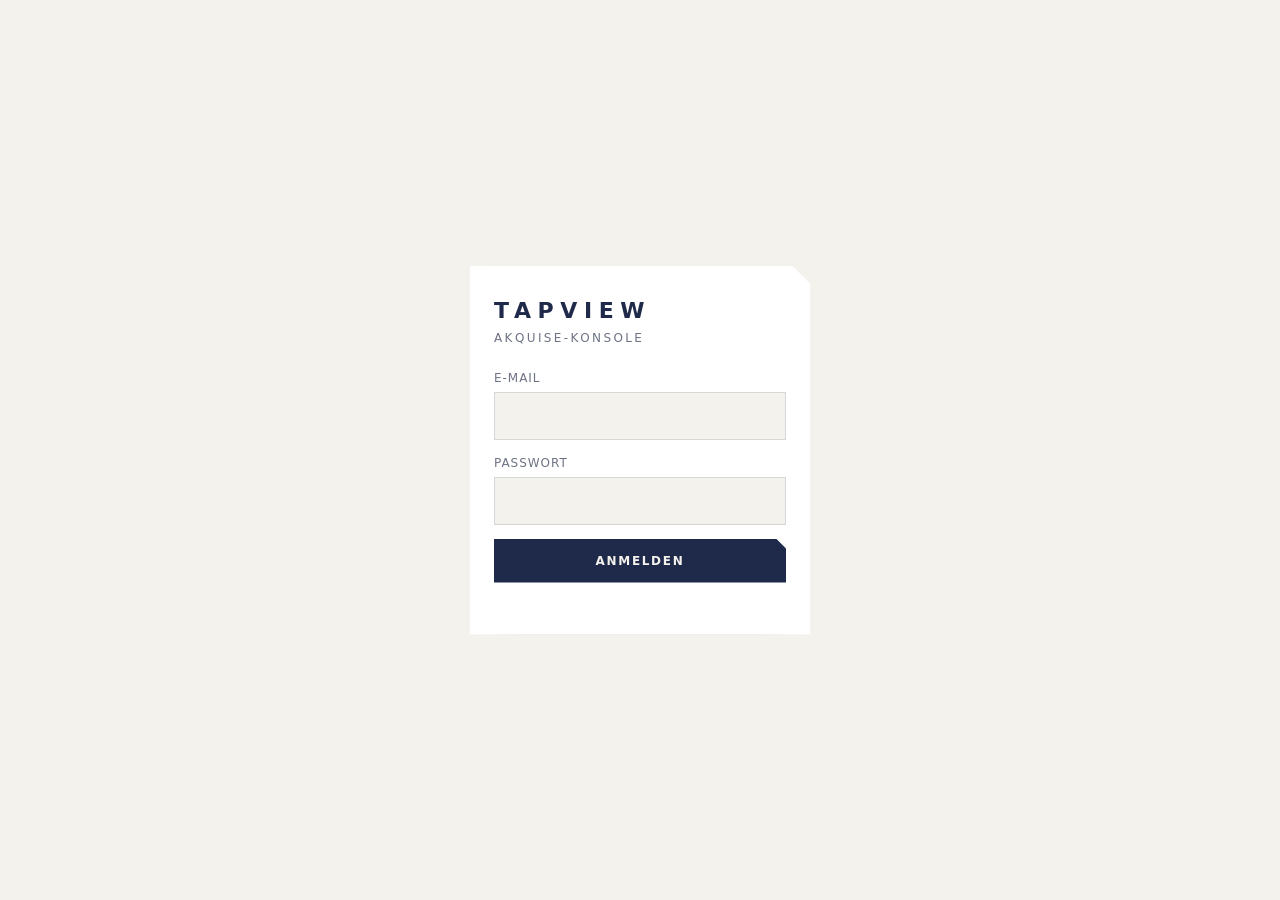
<file: index.html>
<!DOCTYPE html>
<html lang="de">
<head>
<meta charset="utf-8">
<meta name="viewport" content="width=device-width, initial-scale=1, viewport-fit=cover">
<meta name="robots" content="noindex, nofollow">
<meta name="theme-color" content="#1F2A4A">
<title>TAPVIEW Akquise</title>
<style>
  :root{
    --navy:#1F2A4A; --navy-hell:#2C3A61; --creme:#F4F2ED; --creme-tief:#E7E3DA;
    --messing:#C6A15B; --messing-dunkel:#8A6A28;
    --grau:#6D7385; --rot:#8E3B33; --gruen:#3B6B4A;
    --rand:rgba(31,42,74,.14);
  }
  *{box-sizing:border-box}
  html,body{margin:0;padding:0}
  body{
    background:var(--creme); color:var(--navy);
    font:16px/1.5 "Segoe UI",system-ui,-apple-system,sans-serif;
    -webkit-text-size-adjust:100%;
  }
  .versalien{text-transform:uppercase;letter-spacing:.18em;font-size:11px;font-weight:600}
  button,input,select,textarea{font:inherit;color:inherit}
  button{cursor:pointer;border:0;background:none}
  a{color:var(--messing-dunkel)}

  /* ---------- Anmeldung ---------- */
  #anmeldung{min-height:100dvh;display:grid;place-items:center;padding:24px}
  #anmeldung form{
    width:100%;max-width:340px;background:#fff;padding:28px 24px 24px;
    clip-path:polygon(0 0,calc(100% - 18px) 0,100% 18px,100% 100%,0 100%);
    box-shadow:0 18px 40px -28px rgba(31,42,74,.55);
  }
  .marke{font-size:22px;letter-spacing:.3em;font-weight:600;margin:0 0 2px}
  .marke-unter{margin:0 0 22px;color:var(--grau);font-size:12px;letter-spacing:.2em;text-transform:uppercase}
  label{display:block;margin:0 0 14px}
  label span{display:block;margin-bottom:5px;color:var(--grau);font-size:12px;letter-spacing:.08em;text-transform:uppercase}
  input,select,textarea{
    width:100%;padding:11px 12px;border:1px solid var(--rand);
    background:var(--creme);border-radius:0;
  }
  input:focus,textarea:focus,select:focus{outline:2px solid var(--messing);outline-offset:-2px}
  .knopf-voll{
    width:100%;background:var(--navy);color:var(--creme);padding:13px;
    letter-spacing:.14em;text-transform:uppercase;font-size:12px;font-weight:600;
    clip-path:polygon(0 0,calc(100% - 10px) 0,100% 10px,100% 100%,0 100%);
  }
  .knopf-voll:disabled{opacity:.5}
  .fehler{color:var(--rot);font-size:13px;margin:10px 0 0;min-height:18px}

  /* ---------- Rahmen ---------- */
  header{
    position:sticky;top:0;z-index:20;background:var(--navy);color:var(--creme);
    padding:10px 14px calc(10px + env(safe-area-inset-top)) ;padding-top:calc(10px + env(safe-area-inset-top));
    display:flex;align-items:center;gap:12px;
  }
  header .titel{font-size:15px;letter-spacing:.26em;font-weight:600}
  header .zaehler{margin-left:auto;font-size:12px;letter-spacing:.1em;color:var(--messing)}
  header .zaehler.drueber{color:#E9A79B}
  header button{color:var(--creme);opacity:.7;font-size:11px;letter-spacing:.12em;text-transform:uppercase}

  nav{display:flex;background:var(--navy-hell);position:sticky;top:0;z-index:19}
  nav button{
    flex:1;padding:12px 4px;color:rgba(244,242,237,.6);
    text-transform:uppercase;letter-spacing:.12em;font-size:11px;font-weight:600;
    border-bottom:2px solid transparent;
  }
  nav button[aria-selected="true"]{color:var(--creme);border-bottom-color:var(--messing)}

  main{padding:14px 12px 40px;max-width:640px;margin:0 auto}
  .leer{text-align:center;color:var(--grau);padding:48px 16px;font-size:14px}

  /* ---------- Lead-Karte ---------- */
  .karte{
    background:#fff;margin:0 0 14px;padding:16px;
    clip-path:polygon(0 0,calc(100% - 16px) 0,100% 16px,100% 100%,0 100%);
    box-shadow:0 10px 26px -22px rgba(31,42,74,.6);
  }
  .karte.nachfassen{border-left:3px solid var(--messing)}
  .karte h2{margin:0;font-size:18px;line-height:1.25}
  .meta{color:var(--grau);font-size:13px;margin:5px 0 0}
  .marker{
    display:inline-block;background:var(--messing);color:var(--navy);
    padding:2px 7px;margin:0 6px 8px 0;font-size:10px;font-weight:700;
    letter-spacing:.14em;text-transform:uppercase;
  }
  .marker.warnung{background:var(--rot);color:var(--creme)}
  .chips{display:flex;flex-wrap:wrap;gap:5px;margin:9px 0 0}
  .chip{background:var(--creme-tief);padding:3px 8px;font-size:11px;letter-spacing:.04em}
  .verweise{display:flex;flex-wrap:wrap;gap:14px;margin:11px 0 0;font-size:13px}
  textarea{margin:12px 0 0;min-height:170px;resize:vertical;line-height:1.55;font-size:15px}
  .zeichen{text-align:right;color:var(--grau);font-size:11px;margin:3px 0 0}
  .aktionen{display:flex;flex-wrap:wrap;gap:8px;margin:12px 0 0}
  .haupt{
    flex:1 1 100%;background:var(--navy);color:var(--creme);text-align:center;
    padding:14px;text-decoration:none;letter-spacing:.12em;text-transform:uppercase;
    font-size:12px;font-weight:600;
    clip-path:polygon(0 0,calc(100% - 10px) 0,100% 10px,100% 100%,0 100%);
  }
  .neben{
    flex:1 1 auto;min-width:88px;border:1px solid var(--rand);padding:10px 6px;
    background:var(--creme);
    text-transform:uppercase;letter-spacing:.1em;font-size:11px;font-weight:600;
  }
  .neben.stark{background:var(--messing);border-color:var(--messing)}
  .neben.warn{color:var(--rot)}

  /* ---------- Rückmeldung zu einem Text ---------- */
  .rueckmeldung{
    margin:12px 0 0;padding:13px;background:var(--creme-tief);
    border-left:3px solid var(--navy);
  }
  .rueckmeldung p{margin:0 0 9px;font-size:12px;letter-spacing:.06em;text-transform:uppercase;color:var(--grau)}
  .gruende{display:flex;flex-wrap:wrap;gap:6px;margin:0 0 10px}
  .grund{
    border:1px solid var(--rand);background:#fff;padding:6px 10px;font-size:12px;
    line-height:1.2;
  }
  .grund[aria-pressed="true"]{background:var(--navy);color:var(--creme);border-color:var(--navy)}
  .rueckmeldung textarea{min-height:74px;margin:0;font-size:14px;background:#fff}

  /* ---------- Liste ---------- */
  .werkzeuge{display:flex;gap:8px;margin:0 0 12px}
  .werkzeuge input{flex:2} .werkzeuge select{flex:1}
  .zeile{
    background:#fff;padding:11px 13px;margin:0 0 7px;display:flex;align-items:center;gap:10px;
    box-shadow:0 6px 16px -14px rgba(31,42,74,.6);
  }
  .zeile .wer{flex:1;min-width:0}
  .zeile .wer b{display:block;font-weight:600;font-size:14px;white-space:nowrap;overflow:hidden;text-overflow:ellipsis}
  .zeile .wer small{color:var(--grau);font-size:12px}
  .zeile select{width:auto;flex:0 0 auto;padding:6px 8px;font-size:12px}

  /* ---------- Nachschub ---------- */
  .block{background:#fff;padding:16px;margin:0 0 14px;
    clip-path:polygon(0 0,calc(100% - 16px) 0,100% 16px,100% 100%,0 100%);}
  .block h3{margin:0 0 4px;font-size:13px;letter-spacing:.16em;text-transform:uppercase}
  .block p{margin:0 0 12px;color:var(--grau);font-size:13px}
  .zahlen{display:grid;grid-template-columns:repeat(2,1fr);gap:1px;background:var(--rand)}
  .zahlen div{background:#fff;padding:11px 12px}
  .zahlen b{display:block;font-size:21px;font-weight:600}
  .zahlen span{color:var(--grau);font-size:11px;letter-spacing:.08em;text-transform:uppercase}
  .protokoll{
    background:var(--navy);color:var(--creme);padding:11px;margin:12px 0 0;
    font-family:ui-monospace,Consolas,monospace;font-size:11.5px;line-height:1.6;
    max-height:230px;overflow:auto;white-space:pre-wrap;
  }
  .hinweis{
    background:var(--creme-tief);border-left:3px solid var(--messing);
    padding:11px 13px;margin:0 0 14px;font-size:13px;color:var(--navy)
  }
  @media(min-width:620px){ .zahlen{grid-template-columns:repeat(3,1fr)} }
</style>
</head>
<body>

<div id="anmeldung">
  <form id="formAnmeldung">
    <p class="marke">TAPVIEW</p>
    <p class="marke-unter">Akquise-Konsole</p>
    <label><span>E-Mail</span><input type="email" id="email" autocomplete="username" required></label>
    <label><span>Passwort</span><input type="password" id="passwort" autocomplete="current-password" required></label>
    <button class="knopf-voll" type="submit">Anmelden</button>
    <p class="fehler" id="anmeldeFehler"></p>
  </form>
</div>

<div id="app" hidden>
  <header>
    <span class="titel">TAPVIEW</span>
    <span class="zaehler" id="zaehler">–</span>
    <button id="abmelden">Abmelden</button>
  </header>
  <nav>
    <button data-reiter="senden" aria-selected="true">Senden</button>
    <button data-reiter="liste" aria-selected="false">Liste</button>
    <button data-reiter="nachschub" aria-selected="false">Nachschub</button>
  </nav>

  <main>
    <section id="reiter-senden"></section>

    <section id="reiter-liste" hidden>
      <div class="werkzeuge">
        <input type="search" id="suche" placeholder="Name suchen">
        <select id="filterStatus">
          <option value="">alle Status</option>
          <option value="bereit">bereit</option>
          <option value="ueberarbeiten">zur Nachbesserung</option>
          <option value="gesendet">gesendet</option>
          <option value="nachgefasst">nachgefasst</option>
          <option value="geantwortet">geantwortet</option>
          <option value="muster">Muster zugesagt</option>
          <option value="kunde">Kunde</option>
          <option value="kein_interesse">kein Interesse</option>
          <option value="blockiert">nie wieder</option>
          <option value="neu">neu (ohne Text)</option>
        </select>
      </div>
      <div id="listeInhalt"></div>
    </section>

    <section id="reiter-nachschub" hidden>
      <div class="zahlen" id="zahlen"></div>

      <div class="block" style="margin-top:14px">
        <h3>Betriebe holen</h3>
        <p>Fragt OpenStreetMap im 25-km-Umkreis ab und legt neue Betriebe an.
           Bereits vorhandene bleiben unangetastet.</p>
        <div class="werkzeuge">
          <select id="gruppe">
            <option value="gastro">Gastro &amp; Café</option>
            <option value="beauty">Beauty, Friseur, Studio</option>
            <option value="fahrschule">Fahrschulen</option>
            <option value="praxis">Praxen</option>
            <option value="hotel">Hotels</option>
          </select>
          <button class="neben stark" id="btnErnte">Starten</button>
        </div>
      </div>

      <div class="block">
        <h3>Websites prüfen</h3>
        <p>Ruft die Websites noch ungeprüfter Betriebe ab und sucht dort den
           Instagram-Handle. Läuft in Runden zu 20.</p>
        <button class="neben stark" id="btnAnreichern" style="width:100%">Runde starten</button>
      </div>

      <div class="block">
        <h3>Inhalte auslesen</h3>
        <p>Holt zu den gefundenen Instagram-Betrieben die Speisekarten-, Leistungs- und
           Über-uns-Seiten. Das ist das Material, aus dem die Nachrichten entstehen.</p>
        <button class="neben stark" id="btnVertiefen" style="width:100%">Runde starten</button>
      </div>

      <div class="block">
        <h3>Passwort ändern</h3>
        <div class="werkzeuge">
          <input type="password" id="neuesPasswort" placeholder="neues Passwort" autocomplete="new-password">
          <button class="neben" id="btnPasswort">Speichern</button>
        </div>
      </div>

      <div class="protokoll" id="protokoll">bereit.</div>
    </section>
  </main>
</div>

<script>
const BASIS = "https://vkrrpdkhhdrjodzyrqnj.supabase.co";
const ANON  = "eyJhbGciOiJIUzI1NiIsInR5cCI6IkpXVCJ9.eyJpc3MiOiJzdXBhYmFzZSIsInJlZiI6InZrcnJwZGtoaGRyam9kenlycW5qIiwicm9sZSI6ImFub24iLCJpYXQiOjE3ODU1MTUwNjAsImV4cCI6MjEwMTA5MTA2MH0.RV1LnlXQY8EBVdJy7skErNTLZV9-rkGt0v97_GnHYu8";

const BRANCHEN = {gastro:"Gastro", beauty:"Beauty", fahrschule:"Fahrschule", praxis:"Praxis", hotel:"Hotel", sonstiges:"Sonstiges"};
const SIGNALE  = {speisekarte:"Speisekarte", karte_als_pdf:"Karte als PDF", buchung:"Terminbuchung",
                  lieferung:"Lieferung", shop:"Shop", gutschein:"Gutscheine"};
const STATUS   = ["bereit","ueberarbeiten","gesendet","nachgefasst","geantwortet","muster","kunde","kein_interesse","blockiert"];

let sitzung   = JSON.parse(localStorage.getItem("tapview_sitzung") || "null");
let warteschlange = [];
let uebersprungen = new Set();

const $ = (s) => document.querySelector(s);
const text = (s) => String(s ?? "").replace(/[<>&"]/g, (c) => ({"<":"&lt;",">":"&gt;","&":"&amp;",'"':"&quot;"}[c]));

/* ---------- Zugriff ---------- */
async function erneuern(){
  if(!sitzung?.refresh_token) return false;
  const r = await fetch(BASIS+"/auth/v1/token?grant_type=refresh_token",{
    method:"POST", headers:{apikey:ANON,"Content-Type":"application/json"},
    body: JSON.stringify({refresh_token: sitzung.refresh_token})
  });
  if(!r.ok) return false;
  sitzung = await r.json();
  localStorage.setItem("tapview_sitzung", JSON.stringify(sitzung));
  return true;
}

async function api(pfad, opt = {}){
  const kopf = Object.assign({apikey:ANON,"Content-Type":"application/json"}, opt.headers||{});
  if(sitzung?.access_token) kopf.Authorization = "Bearer "+sitzung.access_token;
  let r = await fetch(BASIS+pfad, Object.assign({}, opt, {headers:kopf}));
  if(r.status === 401 && await erneuern()){
    kopf.Authorization = "Bearer "+sitzung.access_token;
    r = await fetch(BASIS+pfad, Object.assign({}, opt, {headers:kopf}));
  }
  if(r.status === 401){ abmelden(); throw new Error("Sitzung abgelaufen"); }
  return r;
}

async function hole(pfad){
  const r = await api(pfad);
  if(!r.ok) throw new Error(await r.text());
  return r.json();
}

function wer(){
  return sitzung?.user?.user_metadata?.name || sitzung?.user?.email?.split("@")[0] || "unbekannt";
}

function abmelden(){
  localStorage.removeItem("tapview_sitzung");
  sitzung = null;
  $("#app").hidden = true;
  $("#anmeldung").style.display = "grid";
}

$("#formAnmeldung").addEventListener("submit", async (e) => {
  e.preventDefault();
  const knopf = e.target.querySelector("button");
  knopf.disabled = true; $("#anmeldeFehler").textContent = "";
  try{
    const r = await fetch(BASIS+"/auth/v1/token?grant_type=password",{
      method:"POST", headers:{apikey:ANON,"Content-Type":"application/json"},
      body: JSON.stringify({email:$("#email").value.trim(), password:$("#passwort").value})
    });
    const d = await r.json();
    if(!r.ok) throw new Error(d.error_description || d.msg || "Anmeldung fehlgeschlagen");
    sitzung = d;
    localStorage.setItem("tapview_sitzung", JSON.stringify(d));
    starten();
  }catch(err){
    $("#anmeldeFehler").textContent = err.message;
  }finally{ knopf.disabled = false; }
});

$("#abmelden").addEventListener("click", abmelden);

/* ---------- Reiter ---------- */
document.querySelectorAll("nav button").forEach((b) => {
  b.addEventListener("click", () => {
    document.querySelectorAll("nav button").forEach((x) => x.setAttribute("aria-selected", String(x === b)));
    ["senden","liste","nachschub"].forEach((n) => { $("#reiter-"+n).hidden = (n !== b.dataset.reiter); });
    if(b.dataset.reiter === "liste") listeLaden();
    if(b.dataset.reiter === "nachschub") standLaden();
  });
});

/* ---------- Senden ---------- */
async function standLaden(){
  const [s] = await hole("/rest/v1/stand?select=*");
  // Richtwert, keine Sperre: das Senden passiert in Instagram, nicht hier.
  $("#zaehler").textContent = s.heute_gesendet+" / "+s.limit_heute+" heute";
  $("#zaehler").classList.toggle("drueber", s.heute_gesendet > s.limit_heute);
  $("#zahlen").innerHTML = [
    ["Betriebe gesamt", s.leads_gesamt], ["mit Website", s.mit_website],
    ["mit Instagram", s.mit_instagram], ["Websites offen", s.offen_pruefung],
    ["wartet auf Text", s.wartet_auf_text], ["sendebereit", s.bereit],
    ["zur Nachbesserung", s.zu_ueberarbeiten],
    ["Nachfassen fällig", s.nachfassen_faellig], ["heute gesendet", s.heute_gesendet+" / "+s.limit_heute],
  ].map(([b,z]) => `<div><b>${text(z)}</b><span>${text(b)}</span></div>`).join("");
  return s;
}

async function warteschlangeLaden(){
  warteschlange = await hole(
    "/rest/v1/warteschlange?select=*&order=reihenfolge.asc,entfernung_km.asc.nullslast,name.asc&limit=60");
  sendenZeichnen();
}

function sendenZeichnen(){
  const liste = warteschlange.filter((l) => !uebersprungen.has(l.id));
  const ziel = $("#reiter-senden");
  if(!liste.length){
    ziel.innerHTML = `<p class="leer">Nichts in der Warteschlange.<br>
      Unter <b>Nachschub</b> Betriebe holen und Websites prüfen &ndash;
      die Texte schreibt Claude Code in die Datenbank.</p>`;
    return;
  }
  ziel.innerHTML = liste.map(karte).join("");
}

function karte(l){
  const nachfassen = l.aktion === "nachfassen";
  const nachricht  = nachfassen ? (l.nachfass_text || "") : (l.nachricht || "");
  const signale = Object.entries(l.signale || {})
    .filter(([k,v]) => v && SIGNALE[k]).map(([k]) => `<span class="chip">${SIGNALE[k]}</span>`).join("");
  const meta = [BRANCHEN[l.branche] || l.branche, l.kueche, l.ort,
                l.entfernung_km != null ? l.entfernung_km+" km" : null].filter(Boolean).join(" · ");
  // Websites verlinken oft den Account des Trägers statt des Betriebs – vor dem
  // Senden einmal hinschauen, sonst grüßt man das falsche Unternehmen.
  const warnungen = [
    nachfassen ? '<span class="marker">Nachfassen</span>' : "",
    l.handle_passt === false ? '<span class="marker warnung">Handle prüfen</span>' : "",
    l.handle_mehrfach ? '<span class="marker warnung">Handle mehrfach vergeben</span>' : "",
  ].join("");
  return `
  <article class="karte ${nachfassen ? "nachfassen":""}" data-id="${l.id}">
    ${warnungen}
    <h2>${text(l.name)}</h2>
    <p class="meta">${text(meta)}</p>
    ${signale ? `<div class="chips">${signale}</div>` : ""}
    <div class="verweise">
      ${l.instagram ? `<a href="https://instagram.com/${encodeURIComponent(l.instagram)}" target="_blank" rel="noopener">Profil ansehen</a>` : ""}
      ${l.website ? `<a href="${text(l.website)}" target="_blank" rel="noopener">Website</a>` : ""}
      <a href="https://www.google.com/maps/search/${encodeURIComponent((l.name||"")+" "+(l.ort||"Osnabrück"))}" target="_blank" rel="noopener">Bei Google</a>
    </div>
    <textarea data-feld="nachricht">${text(nachricht)}</textarea>
    <p class="zeichen"><span>${nachricht.length}</span> Zeichen</p>
    <div class="aktionen">
      <a class="haupt" data-tun="kopieren"
         href="https://ig.me/m/${encodeURIComponent(l.instagram||"")}" target="_blank" rel="noopener">
        Kopieren &amp; DM öffnen</a>
      <button class="neben stark" data-tun="gesendet">Gesendet</button>
      <button class="neben" data-tun="neu">Neu schreiben</button>
      <button class="neben" data-tun="spaeter">Später</button>
      <button class="neben warn" data-tun="nie">Nie wieder</button>
    </div>

    <div class="rueckmeldung" hidden>
      <p>Was stört? Nichts auswählen heißt einfach neu schreiben.</p>
      <div class="gruende">
        ${["zu lang","zu werblich","Aufhänger passt nicht","Ton passt nicht",
           "Angaben stimmen nicht","zu allgemein"]
          .map((g) => `<button class="grund" aria-pressed="false">${g}</button>`).join("")}
      </div>
      <textarea data-feld="feedback" placeholder="Optional: was soll anders sein?"></textarea>
      <div class="aktionen">
        <button class="neben stark" data-tun="rueckmeldung-senden">Zur Nachbesserung</button>
        <button class="neben" data-tun="rueckmeldung-abbrechen">Abbrechen</button>
      </div>
    </div>
  </article>`;
}

// Nur das Nachrichtenfeld zählen und speichern - im selben Kasten sitzt auch
// das Rückmeldungsfeld, das nichts mit der Nachricht zu tun hat.
$("#reiter-senden").addEventListener("input", (e) => {
  if(e.target.dataset.feld !== "nachricht") return;
  e.target.closest(".karte").querySelector(".zeichen span").textContent = e.target.value.length;
});

$("#reiter-senden").addEventListener("focusout", async (e) => {
  if(e.target.dataset.feld !== "nachricht") return;
  const karteEl = e.target.closest(".karte");
  const lead = warteschlange.find((l) => l.id === karteEl.dataset.id);
  if(!lead) return;
  const feld = lead.aktion === "nachfassen" ? "nachfass_text" : "nachricht";
  if(lead[feld] === e.target.value) return;
  lead[feld] = e.target.value;
  await api("/rest/v1/leads?id=eq."+lead.id, {
    method:"PATCH", body: JSON.stringify({[feld]: e.target.value})
  });
});

$("#reiter-senden").addEventListener("click", async (e) => {
  // Auswahlknöpfe der Rückmeldung schalten nur sich selbst um
  const grund = e.target.closest(".grund");
  if(grund){
    grund.setAttribute("aria-pressed", grund.getAttribute("aria-pressed") === "true" ? "false" : "true");
    return;
  }

  const knopf = e.target.closest("[data-tun]");
  if(!knopf) return;
  const karteEl = knopf.closest(".karte");
  const lead = warteschlange.find((l) => l.id === karteEl.dataset.id);
  if(!lead) return;
  const tun = knopf.dataset.tun;

  if(tun === "kopieren"){
    const txt = karteEl.querySelector("textarea").value;
    if(navigator.clipboard) navigator.clipboard.writeText(txt).catch(() => {});
    if(!lead.instagram){ e.preventDefault(); alert("Für diesen Betrieb ist kein Instagram-Handle hinterlegt."); }
    return; // der Link öffnet Instagram selbst
  }

  e.preventDefault();

  if(tun === "spaeter"){ uebersprungen.add(lead.id); sendenZeichnen(); return; }

  if(tun === "neu"){
    const feld = karteEl.querySelector(".rueckmeldung");
    feld.hidden = !feld.hidden;
    if(!feld.hidden) feld.querySelector("textarea").focus();
    return;
  }

  if(tun === "rueckmeldung-abbrechen"){
    const feld = karteEl.querySelector(".rueckmeldung");
    feld.hidden = true;
    feld.querySelector("textarea").value = "";
    feld.querySelectorAll('.grund[aria-pressed="true"]')
        .forEach((g) => g.setAttribute("aria-pressed", "false"));
    return;
  }

  if(tun === "rueckmeldung-senden"){
    const feld = karteEl.querySelector(".rueckmeldung");
    const gruende = [...feld.querySelectorAll('.grund[aria-pressed="true"]')].map((g) => g.textContent);
    const frei = feld.querySelector("textarea").value.trim();
    const text = [gruende.join(", "), frei].filter(Boolean).join(" - ") || "ohne Begründung, bitte neu";

    knopf.disabled = true;
    const r = await api("/rest/v1/leads?id=eq."+lead.id, {
      method:"PATCH",
      body: JSON.stringify({status:"ueberarbeiten", feedback:text, feedback_am:new Date().toISOString()})
    });
    knopf.disabled = false;
    if(!r.ok){ alert("Konnte nicht gespeichert werden."); return; }

    warteschlange = warteschlange.filter((l) => l.id !== lead.id);
    sendenZeichnen(); standLaden();
    return;
  }

  if(tun === "nie"){
    if(!confirm(text(lead.name)+" dauerhaft sperren? Der Betrieb taucht auch nach neuen Durchläufen nie wieder auf.")) return;
    await api("/rest/v1/leads?id=eq."+lead.id, {method:"PATCH", body: JSON.stringify({status:"blockiert"})});
    warteschlange = warteschlange.filter((l) => l.id !== lead.id);
    sendenZeichnen(); standLaden();
    return;
  }

  if(tun === "gesendet"){
    knopf.disabled = true;
    const r = await api("/rest/v1/rpc/dm_gesendet", {
      method:"POST",
      body: JSON.stringify({p_lead: lead.id, p_aktion: lead.aktion === "nachfassen" ? "nachfassen":"erstkontakt", p_nutzer: wer()})
    });
    const d = await r.json().catch(() => null);
    knopf.disabled = false;
    if(!r.ok){ alert(d?.message || "Konnte nicht gespeichert werden."); return; }
    if(d?.ueber_limit){
      alert("Eingetragen. Hinweis: "+d.heute+" Erstkontakte heute, Richtwert sind "+d.limit+
            ".\n\nInstagram stuft junge Konten mit vielen Erstnachrichten schnell als Spam ein — "+
            "und auf @tapvio_os zeigt der QR eurer Visitenkarten. Morgen weiterzumachen ist sicherer.");
    }
    warteschlange = warteschlange.filter((l) => l.id !== lead.id);
    sendenZeichnen(); standLaden();
  }
});

/* ---------- Liste ---------- */
let listeZeit;
["#suche","#filterStatus"].forEach((s) =>
  $(s).addEventListener("input", () => { clearTimeout(listeZeit); listeZeit = setTimeout(listeLaden, 250); }));

async function listeLaden(){
  const suche = $("#suche").value.trim();
  const status = $("#filterStatus").value;
  let pfad = "/rest/v1/leads?select=id,name,ort,branche,status,instagram,entfernung_km&order=name.asc&limit=200";
  if(status) pfad += "&status=eq."+encodeURIComponent(status);
  if(suche)  pfad += "&name=ilike."+encodeURIComponent("*"+suche+"*");
  const daten = await hole(pfad);
  $("#listeInhalt").innerHTML = daten.length ? daten.map((l) => `
    <div class="zeile" data-id="${l.id}">
      <span class="wer">
        <b>${text(l.name)}</b>
        <small>${text([BRANCHEN[l.branche]||l.branche, l.ort, l.instagram ? "@"+l.instagram : "kein Instagram"].filter(Boolean).join(" · "))}</small>
      </span>
      <select>${STATUS.map((s) => `<option value="${s}"${s===l.status?" selected":""}>${s}</option>`).join("")}
        ${STATUS.includes(l.status)?"":`<option value="${l.status}" selected>${l.status}</option>`}
      </select>
    </div>`).join("") : `<p class="leer">Keine Treffer.</p>`;
}

$("#listeInhalt").addEventListener("change", async (e) => {
  if(e.target.tagName !== "SELECT") return;
  const id = e.target.closest(".zeile").dataset.id;
  await api("/rest/v1/leads?id=eq."+id, {method:"PATCH", body: JSON.stringify({status:e.target.value})});
  standLaden();
});

/* ---------- Nachschub ---------- */
function melden(zeile){
  const p = $("#protokoll");
  p.textContent += "\n" + zeile;
  p.scrollTop = p.scrollHeight;
}

async function funktion(name, koerper){
  const r = await api("/functions/v1/"+name, {method:"POST", body: JSON.stringify(koerper)});
  return r.json();
}

$("#btnErnte").addEventListener("click", async (e) => {
  const knopf = e.target, gruppe = $("#gruppe").value;
  knopf.disabled = true;
  $("#protokoll").textContent = "Ernte "+gruppe+" …";
  let teil = 0, gesamt = 0;
  try{
    while(teil !== null){
      let d = null;
      for(let versuch = 1; versuch <= 4 && !d; versuch++){
        const a = await funktion("ernte", {gruppe, teil, radius_km: 25});
        if(a.fehler){ melden(`  Schritt ${teil}, Versuch ${versuch}: Server überlastet`); await new Promise((f)=>setTimeout(f,6000)); }
        else d = a;
      }
      if(!d){ melden(`Schritt ${teil} aufgegeben – später nochmal starten.`); break; }
      gesamt += d.neu_angelegt;
      melden(`  ${d.filter}: ${d.gefunden} gefunden, ${d.ketten_gefiltert} Ketten raus, ${d.neu_angelegt} neu`);
      teil = d.naechster_teil;
    }
    melden(`fertig – ${gesamt} neue Betriebe.`);
    standLaden();
  }finally{ knopf.disabled = false; }
});

$("#btnAnreichern").addEventListener("click", async (e) => {
  const knopf = e.target;
  knopf.disabled = true;
  $("#protokoll").textContent = "Websites prüfen …";
  try{
    for(let runde = 1; runde <= 5; runde++){
      const d = await funktion("anreichern", {anzahl: 20});
      if(d.fehler){ melden("  Fehler: "+d.fehler); break; }
      melden(`  Runde ${runde}: ${d.geprueft} geprüft, ${d.instagram_gefunden} mit Instagram, ${d.noch_offen} offen`);
      if(!d.noch_offen || !d.geprueft) break;
    }
    melden("fertig.");
    standLaden();
  }finally{ knopf.disabled = false; }
});

$("#btnVertiefen").addEventListener("click", async (e) => {
  const knopf = e.target;
  knopf.disabled = true;
  $("#protokoll").textContent = "Inhalte auslesen …";
  try{
    for(let runde = 1; runde <= 6; runde++){
      const d = await funktion("vertiefen", {anzahl: 10});
      if(d.fehler){ melden("  Fehler: "+d.fehler); break; }
      melden(`  Runde ${runde}: ${d.vertieft} Betriebe, ${d.mit_inhalt} mit Text (Ø ${d.schnitt_zeichen} Zeichen), ${d.noch_offen} offen`);
      if(!d.noch_offen || !d.vertieft) break;
    }
    melden("fertig.");
    standLaden();
  }finally{ knopf.disabled = false; }
});

$("#btnPasswort").addEventListener("click", async () => {
  const neu = $("#neuesPasswort").value;
  if(neu.length < 8){ alert("Mindestens 8 Zeichen."); return; }
  const r = await api("/auth/v1/user", {method:"PUT", body: JSON.stringify({password:neu})});
  alert(r.ok ? "Passwort geändert." : "Hat nicht geklappt: "+(await r.text()));
  $("#neuesPasswort").value = "";
});

/* ---------- Start ---------- */
async function starten(){
  $("#anmeldung").style.display = "none";
  $("#app").hidden = false;
  await standLaden();
  await warteschlangeLaden();
}

if(sitzung){ starten().catch(abmelden); }
</script>
</body>
</html>
</file>
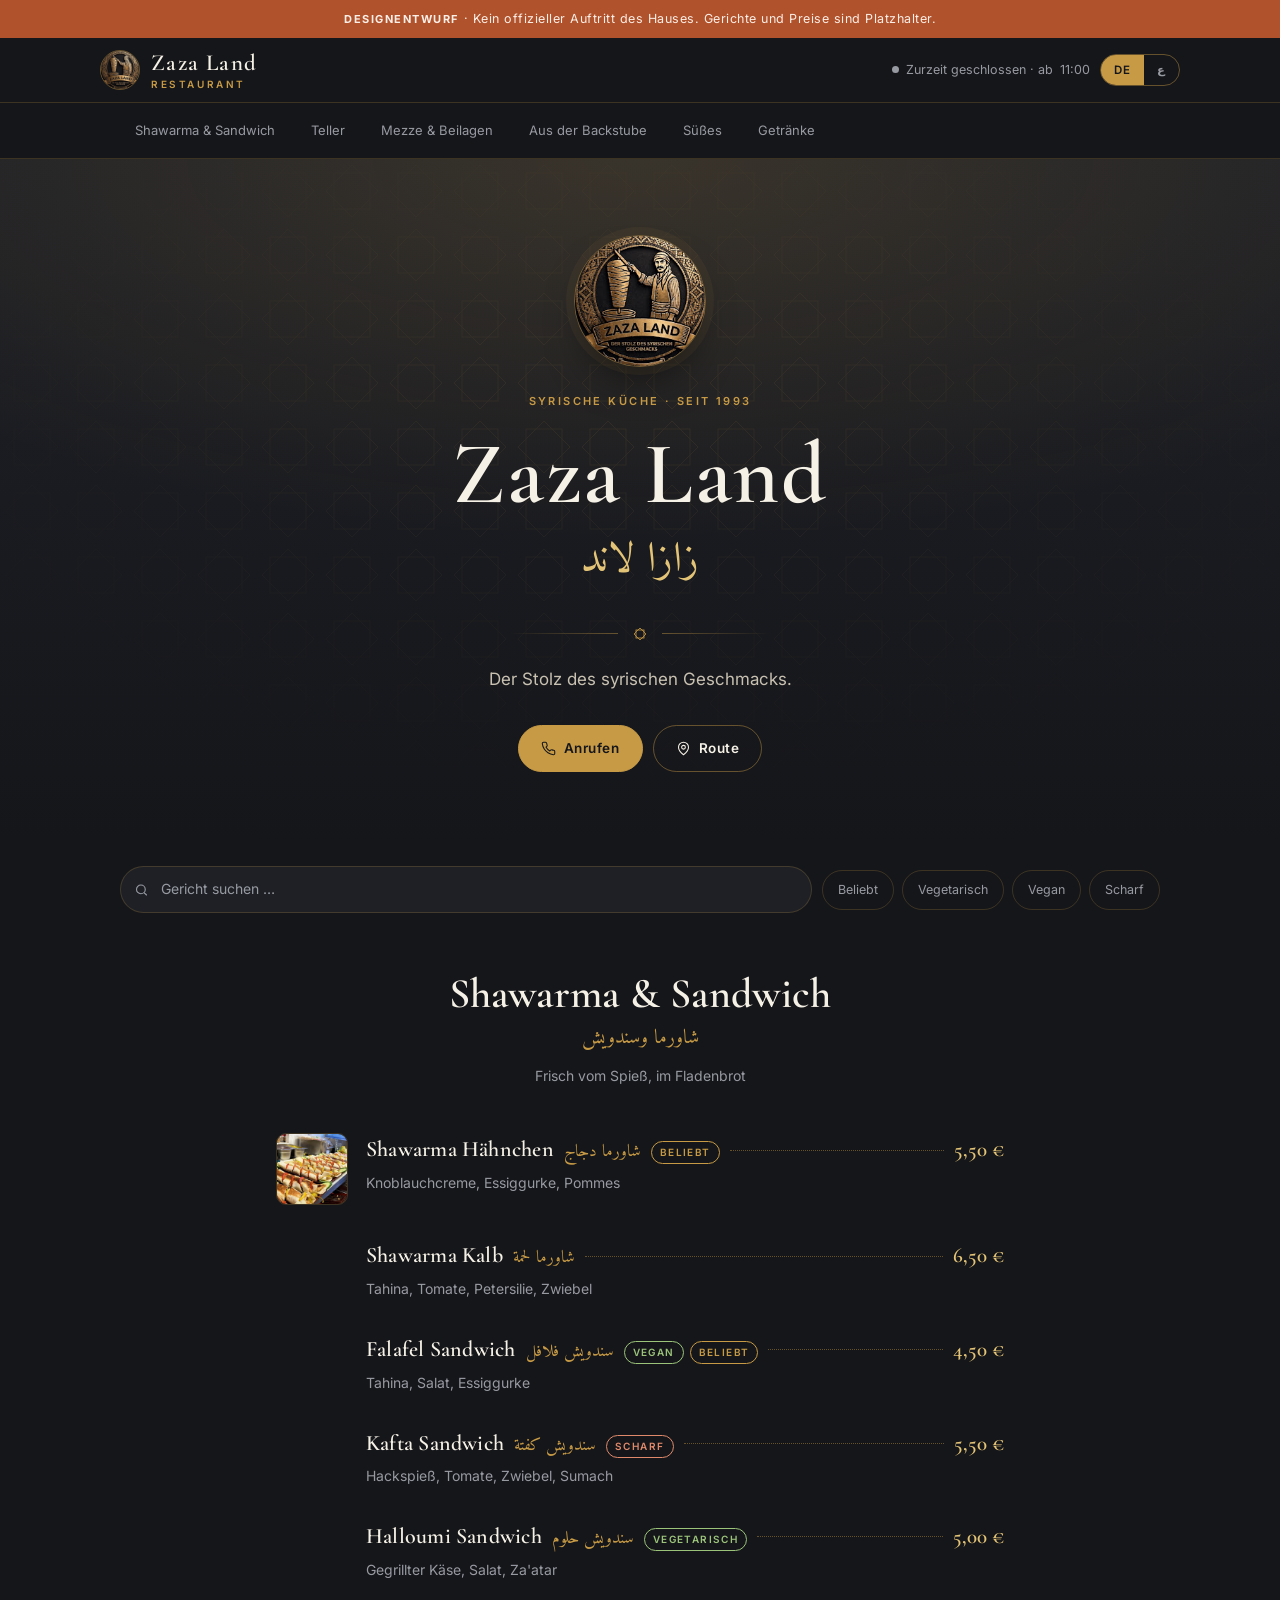
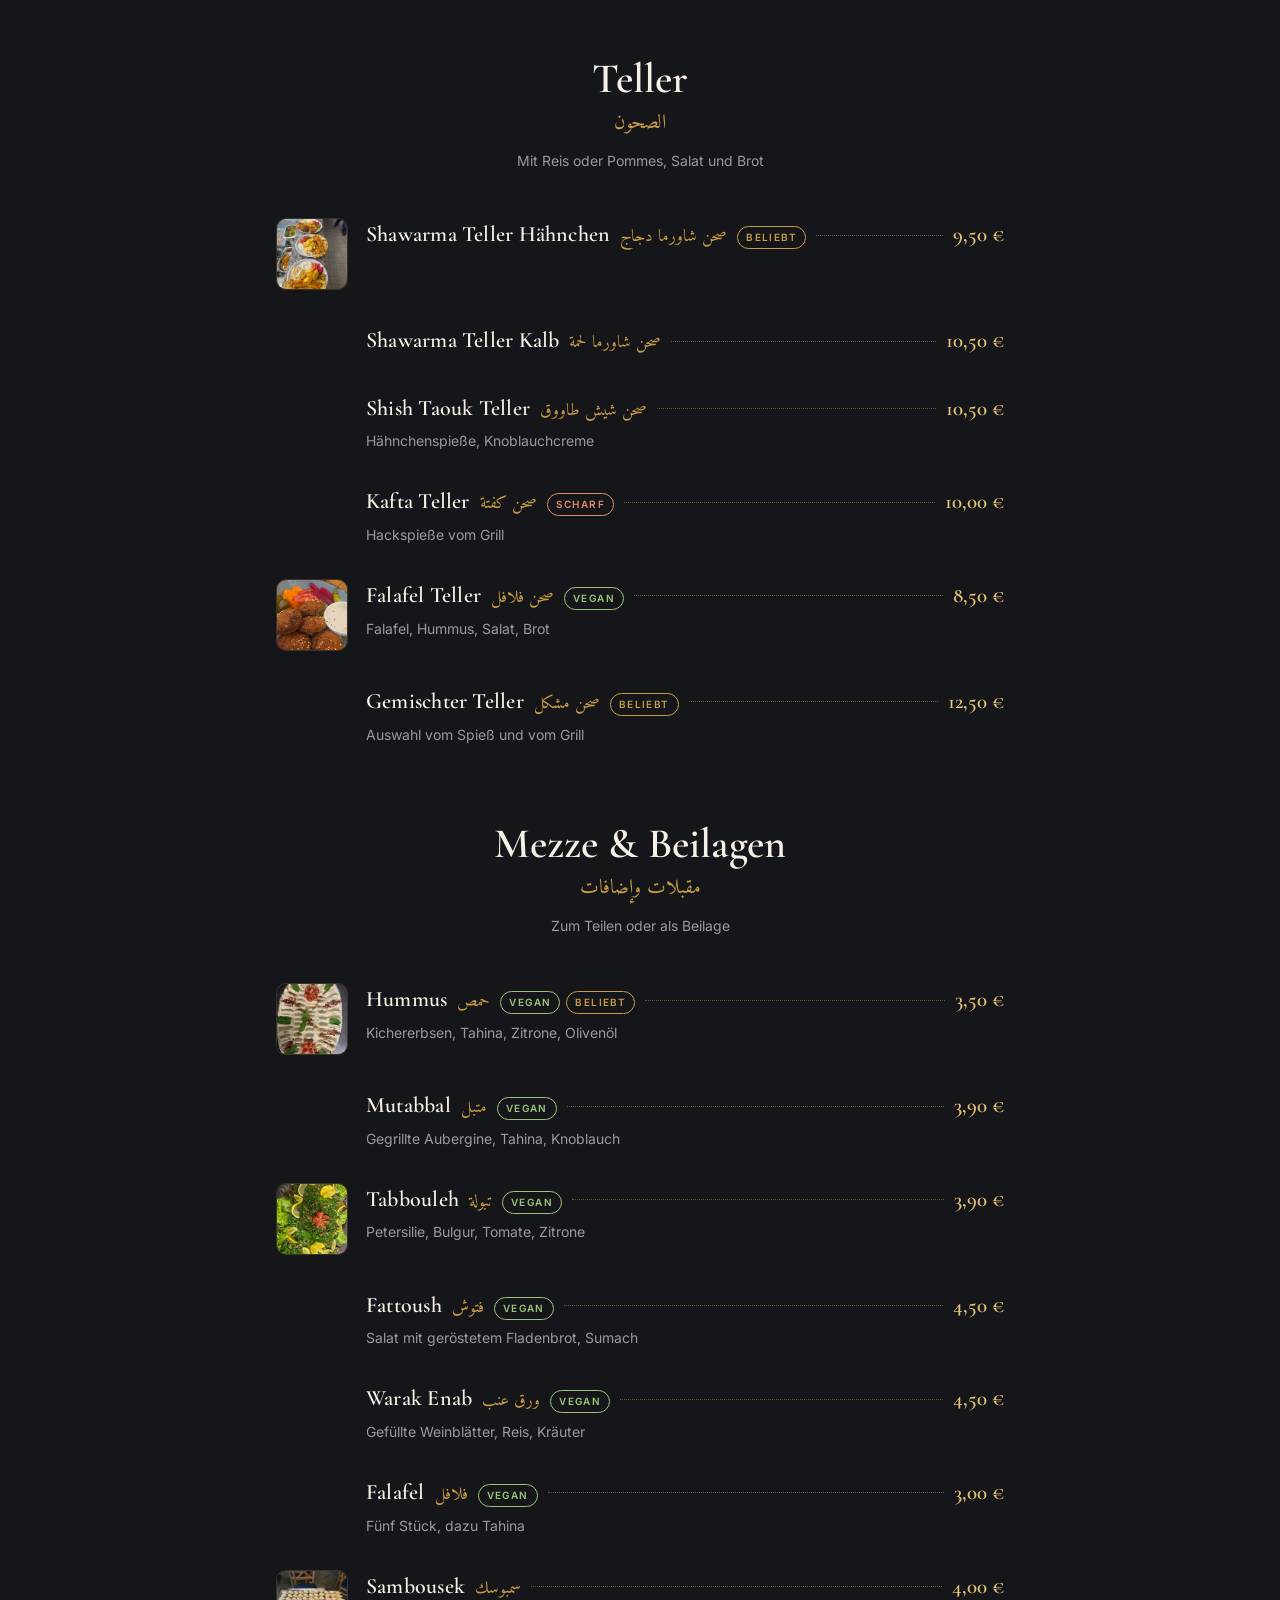
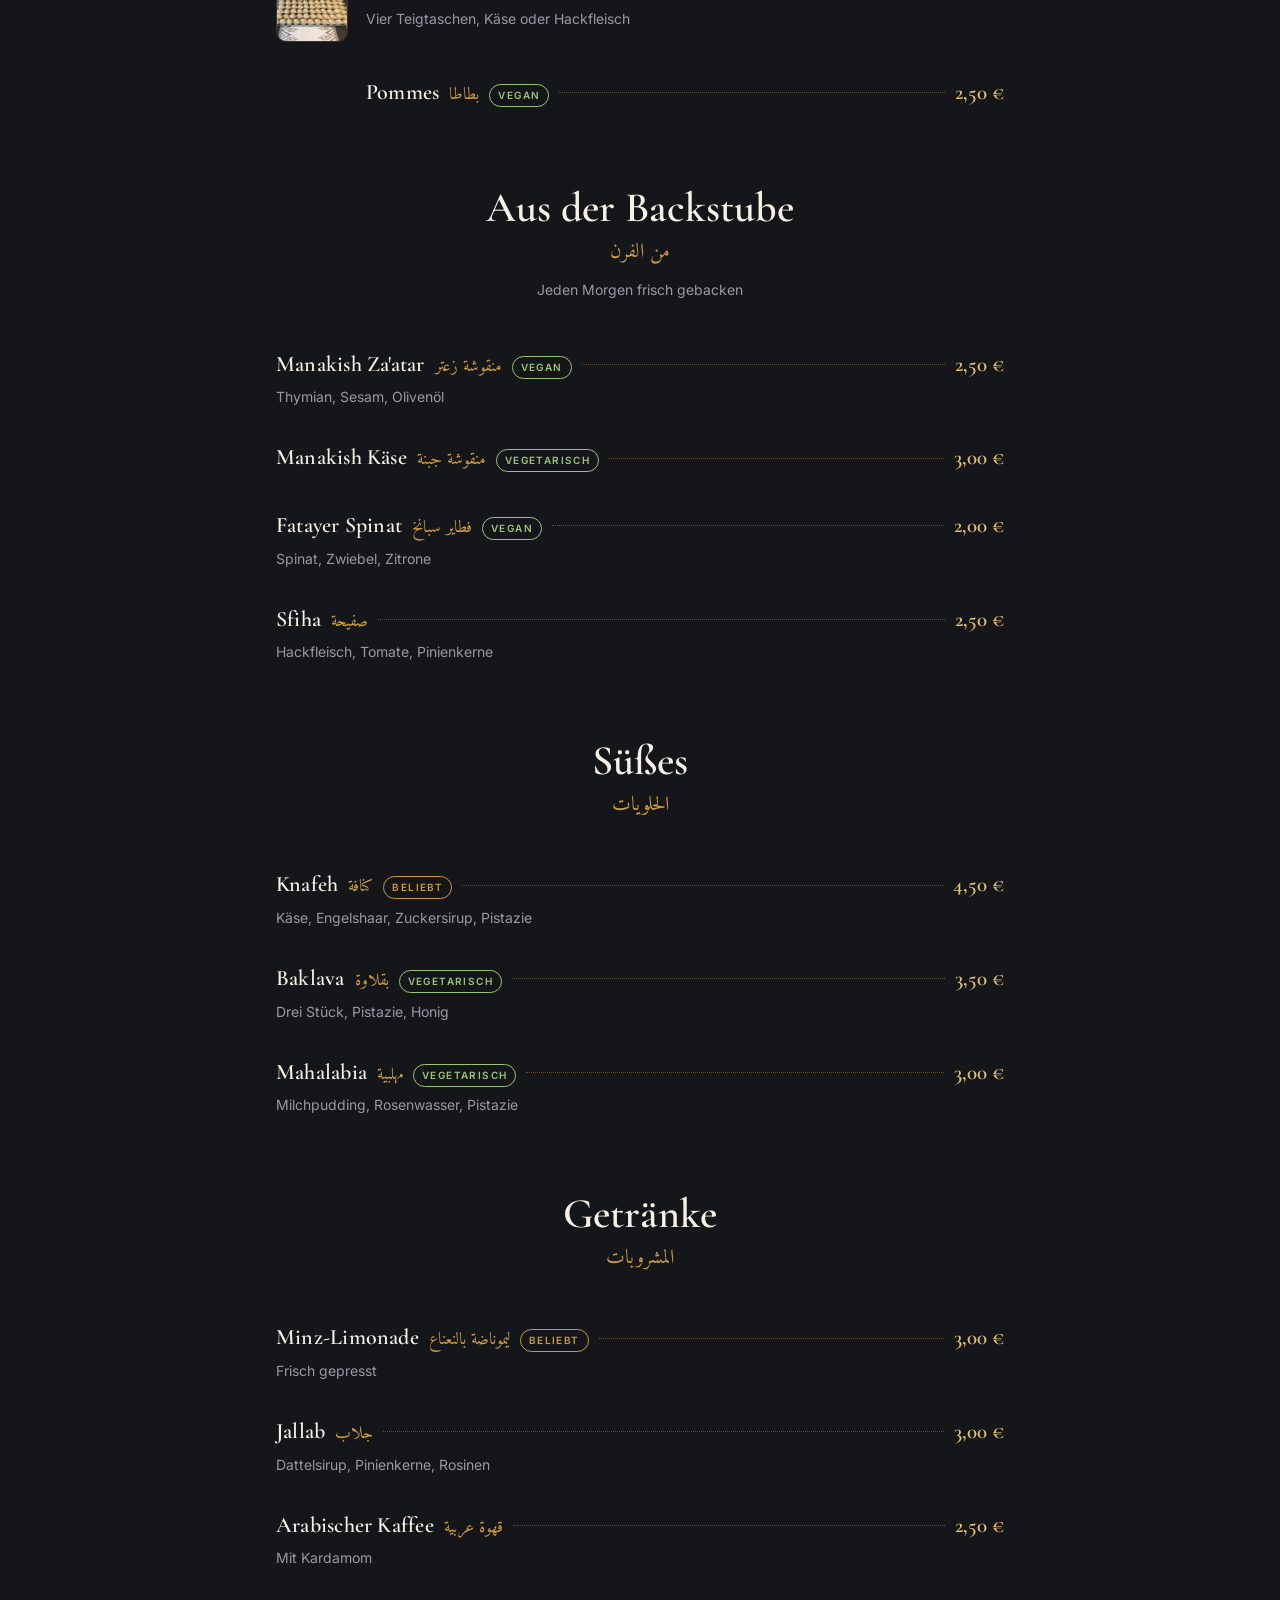
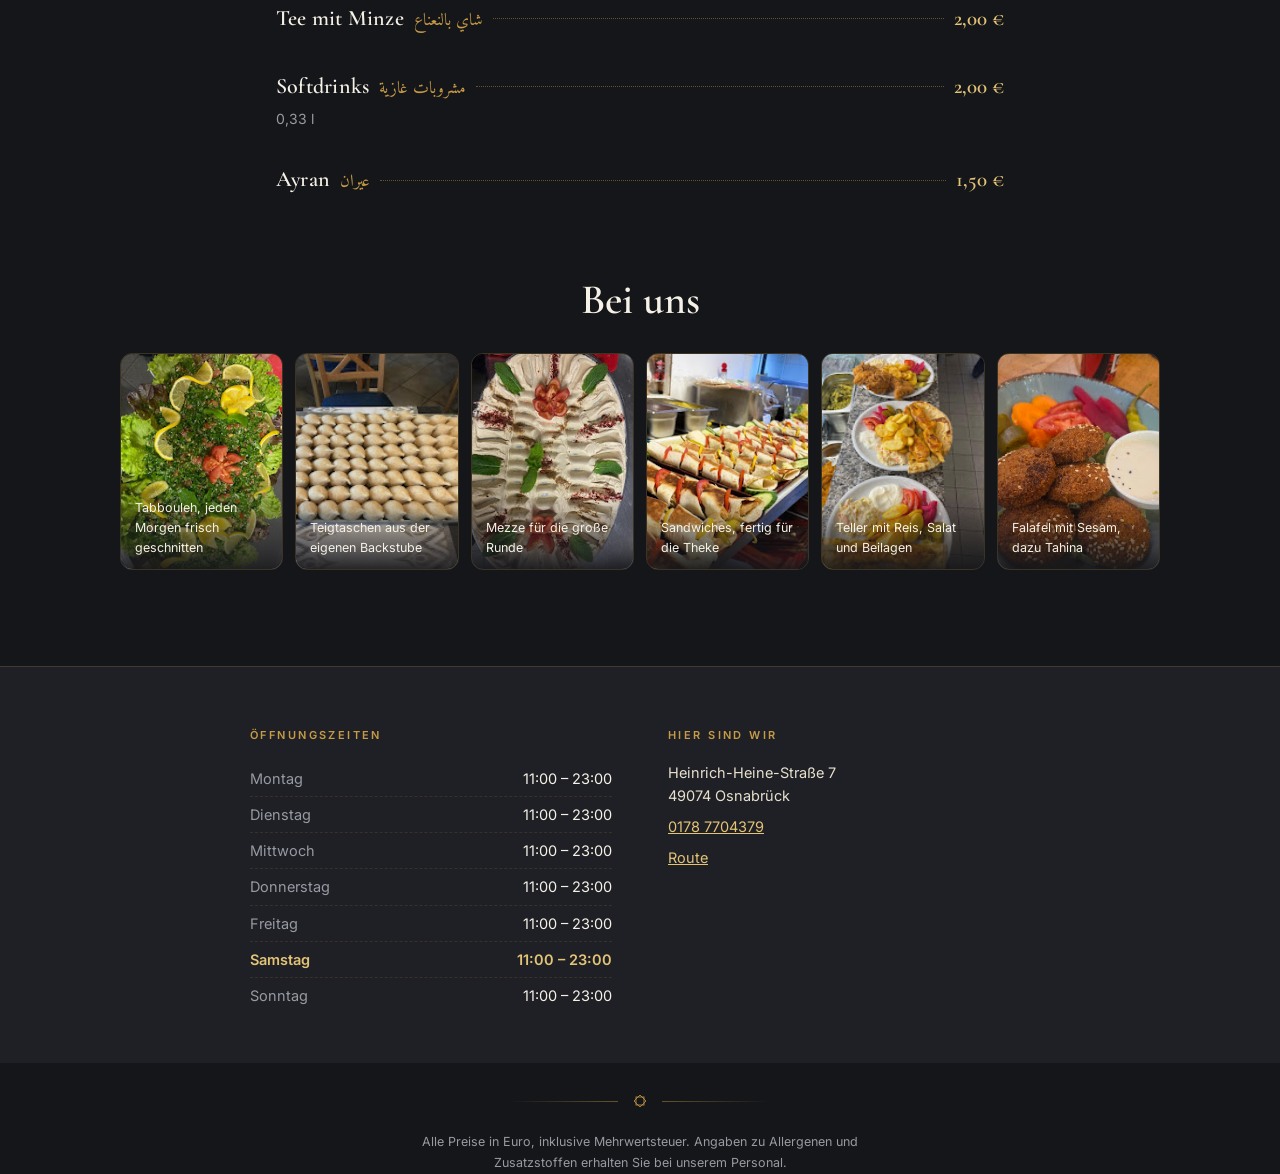
<file: karte/index.html>
<!DOCTYPE html>
<html lang="de" dir="ltr">
<head>
<meta charset="utf-8">
<meta name="viewport" content="width=device-width, initial-scale=1, viewport-fit=cover">
<meta name="theme-color" content="#141F1A">
<meta name="description" content="Speisekarte — Mezze, Grill, Shawarma und Süßes aus der levantinischen Küche.">
<meta name="robots" content="noindex, nofollow">
<title>Speisekarte</title>

<link rel="preconnect" href="https://fonts.googleapis.com">
<link rel="preconnect" href="https://fonts.gstatic.com" crossorigin>
<link rel="stylesheet" href="https://fonts.googleapis.com/css2?family=Cormorant+Garamond:wght@500;600;700&family=Inter:wght@400;500;600&family=Amiri:wght@400;700&family=Cairo:wght@400;600&display=swap">
<link rel="stylesheet" href="stil.css">
</head>
<body>

<div id="entwurfsbalken" hidden></div>

<header>
  <div class="huelle kopf-reihe">
    <div class="kopf-marke-block" id="kopf-marke"></div>
    <div class="kopf-werkzeug">
      <span class="zustand" id="zustand"></span>
      <div class="sprachschalter" role="group" aria-label="Sprache">
        <button type="button" data-sprache="de" aria-pressed="true">DE</button>
        <button type="button" data-sprache="ar" aria-pressed="false">ع</button>
      </div>
    </div>
  </div>
  <nav id="sprungleiste" aria-label="Abschnitte"><ul></ul></nav>
</header>

<section class="buehne" id="buehne"></section>

<main class="huelle">
  <div class="filterzeile">
    <label class="suche">
      <svg viewBox="0 0 24 24" fill="none" stroke="currentColor" stroke-width="1.8" stroke-linecap="round" aria-hidden="true"><circle cx="11" cy="11" r="7"/><path d="m20 20-3.5-3.5"/></svg>
      <input type="search" id="suchfeld" autocomplete="off" aria-label="Gericht suchen">
    </label>
    <div class="merkmalfilter" id="merkmalfilter"></div>
  </div>
  <div id="karte"></div>
</main>

<section class="galerie" id="galerie" hidden></section>

<section class="angaben" id="angaben"></section>

<footer class="huelle" id="fussnote"></footer>

<script src="daten.js"></script>
<script src="seite.js"></script>
</body>
</html>
</file>
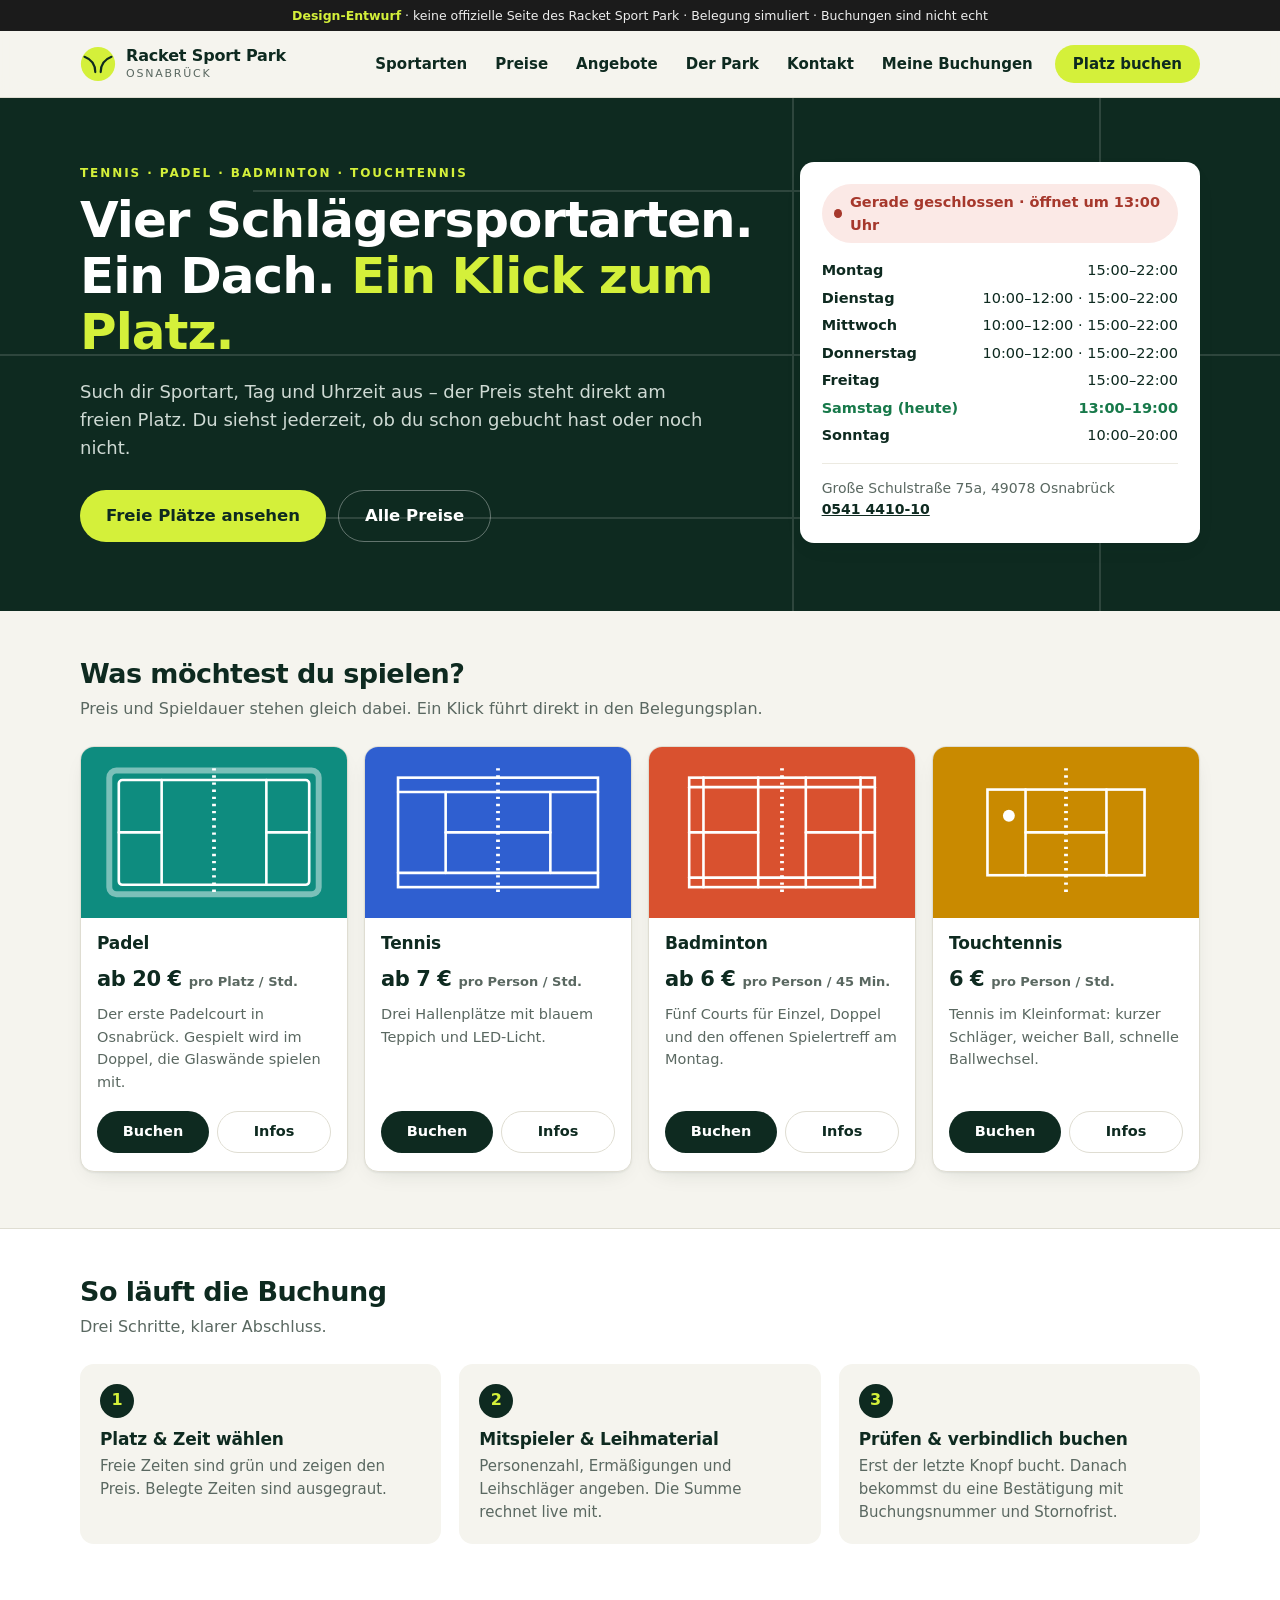
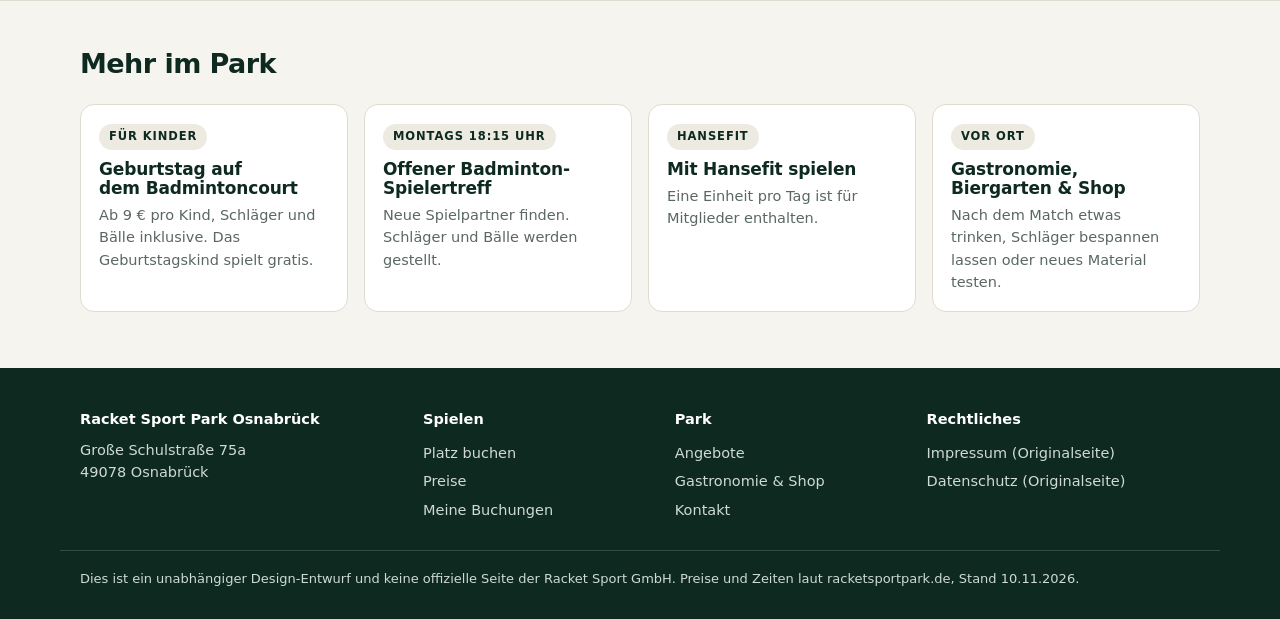
<file: racket-sport-park/index.html>
<!DOCTYPE html>
<!--
  Design-Entwurf / Usability-Konzept für den Racket Sport Park Osnabrück.
  KEINE offizielle Seite. Fakten (Preise, Zeiten, Plätze) stammen von racketsportpark.de,
  Stand 10.11.2026. Texte und Gestaltung sind eigenständig. Belegung ist simuliert,
  Buchungen bleiben im Browser (localStorage) und werden nirgendwohin übermittelt.
-->
<html lang="de">
<head>
<meta charset="utf-8">
<meta name="viewport" content="width=device-width, initial-scale=1, viewport-fit=cover">
<meta name="robots" content="noindex, nofollow">
<meta name="theme-color" content="#0E2A20">
<title>Racket Sport Park Osnabrück – Design-Entwurf</title>
<link rel="stylesheet" href="styles.css">
</head>
<body>

<a class="skip" href="#start" data-skip>Zum Inhalt springen</a>

<header class="site-header">
  <div class="demo-bar" role="note">
    <strong>Design-Entwurf</strong> · keine offizielle Seite<span class="long"> des Racket Sport Park · Belegung simuliert</span> · Buchungen sind nicht echt
  </div>
  <div class="wrap header-row">
    <a class="brand" href="#start" aria-label="Racket Sport Park – Startseite">
      <svg viewBox="0 0 40 40" aria-hidden="true"><circle cx="20" cy="20" r="19" fill="#D4F03A"/><path d="M5 12c8 3 12 9 12 17M35 12c-8 3-12 9-12 17" fill="none" stroke="#0E2A20" stroke-width="2.4" stroke-linecap="round"/></svg>
      <span><b>Racket Sport Park</b><small>Osnabrück</small></span>
    </a>

    <button class="menu-btn" id="menuBtn" aria-expanded="false" aria-controls="nav">
      <span class="sr">Menü</span><i></i><i></i><i></i>
    </button>

    <nav id="nav" class="nav" aria-label="Hauptnavigation">
      <a href="#sportarten" data-nav="sportarten">Sportarten</a>
      <a href="#preise" data-nav="preise">Preise</a>
      <a href="#angebote" data-nav="angebote">Angebote</a>
      <a href="#park" data-nav="park">Der Park</a>
      <a href="#kontakt" data-nav="kontakt">Kontakt</a>
      <a href="#meine-buchungen" data-nav="meine-buchungen" class="nav-mine">Meine Buchungen <span class="count" id="mineCount" hidden>0</span></a>
      <a href="#buchen" data-nav="buchen" class="btn btn-accent nav-cta">Platz buchen</a>
    </nav>
  </div>
</header>

<main id="main" tabindex="-1">

  <!-- ============ START ============ -->
  <section class="view" id="view-home">
    <div class="hero">
      <div class="wrap hero-grid">
        <div>
          <p class="eyebrow">Tennis · Padel · Badminton · Touchtennis</p>
          <h1>Vier Schlägersportarten.<br>Ein Dach. <em>Ein Klick zum Platz.</em></h1>
          <p class="lead">Such dir Sportart, Tag und Uhrzeit aus – der Preis steht direkt am freien Platz. Du siehst jederzeit, ob du schon gebucht hast oder noch nicht.</p>
          <div class="hero-actions">
            <a class="btn btn-accent btn-lg" href="#buchen">Freie Plätze ansehen</a>
            <a class="btn btn-ghost-light btn-lg" href="#preise">Alle Preise</a>
          </div>
        </div>
        <aside class="status-card" aria-label="Öffnungszeiten">
          <div class="status-pill" id="openPill"><i></i><span>…</span></div>
          <dl class="hours" id="hoursList"></dl>
          <p class="status-foot">Große Schulstraße 75a, 49078 Osnabrück<br><a href="tel:+49541441010">0541 4410-10</a></p>
        </aside>
      </div>
    </div>

    <div class="wrap section">
      <div class="section-head">
        <h2>Was möchtest du spielen?</h2>
        <p>Preis und Spieldauer stehen gleich dabei. Ein Klick führt direkt in den Belegungsplan.</p>
      </div>
      <div class="sport-cards" id="homeSports"></div>
    </div>

    <div class="band">
      <div class="wrap section">
        <div class="section-head">
          <h2>So läuft die Buchung</h2>
          <p>Drei Schritte, klarer Abschluss.</p>
        </div>
        <ol class="steps-explain">
          <li><span>1</span><h3>Platz &amp; Zeit wählen</h3><p>Freie Zeiten sind grün und zeigen den Preis. Belegte Zeiten sind ausgegraut.</p></li>
          <li><span>2</span><h3>Mitspieler &amp; Leihmaterial</h3><p>Personenzahl, Ermäßigungen und Leihschläger angeben. Die Summe rechnet live mit.</p></li>
          <li><span>3</span><h3>Prüfen &amp; verbindlich buchen</h3><p>Erst der letzte Knopf bucht. Danach bekommst du eine Bestätigung mit Buchungsnummer und Stornofrist.</p></li>
        </ol>
      </div>
    </div>

    <div class="wrap section">
      <div class="section-head">
        <h2>Mehr im Park</h2>
      </div>
      <div class="tiles">
        <a class="tile" href="#angebote">
          <span class="tag">Für Kinder</span>
          <h3>Geburtstag auf dem Badmintoncourt</h3>
          <p>Ab 9 € pro Kind, Schläger und Bälle inklusive. Das Geburtstagskind spielt gratis.</p>
        </a>
        <a class="tile" href="#angebote">
          <span class="tag">Montags 18:15 Uhr</span>
          <h3>Offener Badminton-Spielertreff</h3>
          <p>Neue Spielpartner finden. Schläger und Bälle werden gestellt.</p>
        </a>
        <a class="tile" href="#angebote">
          <span class="tag">Hansefit</span>
          <h3>Mit Hansefit spielen</h3>
          <p>Eine Einheit pro Tag ist für Mitglieder enthalten.</p>
        </a>
        <a class="tile" href="#park">
          <span class="tag">Vor Ort</span>
          <h3>Gastronomie, Biergarten &amp; Shop</h3>
          <p>Nach dem Match etwas trinken, Schläger bespannen lassen oder neues Material testen.</p>
        </a>
      </div>
    </div>
  </section>

  <!-- ============ SPORTARTEN ============ -->
  <section class="view" id="view-sportarten" hidden>
    <div class="wrap section">
      <div class="page-head">
        <p class="eyebrow">Sportarten</p>
        <h1>Vier Sportarten, elf Plätze</h1>
        <p class="lead-dark">3 Tennisplätze, 5 Badmintoncourts, 1 Padelcourt und 1 Touchtennis-Feld – alles in der Halle.</p>
      </div>
      <div class="sport-cards" id="allSports"></div>
    </div>
  </section>

  <section class="view" id="view-sport" hidden></section>

  <!-- ============ BUCHEN ============ -->
  <section class="view" id="view-buchen" hidden>
    <div class="wrap section">
      <div class="page-head">
        <p class="eyebrow">Buchung</p>
        <h1 id="bookTitle">Platz buchen</h1>
      </div>
      <div id="bookRoot"></div>
    </div>
  </section>

  <!-- ============ MEINE BUCHUNGEN ============ -->
  <section class="view" id="view-meine-buchungen" hidden>
    <div class="wrap section narrow">
      <div class="page-head">
        <p class="eyebrow">Übersicht</p>
        <h1>Meine Buchungen</h1>
        <p class="lead-dark">Alles, was du verbindlich gebucht hast. Steht ein Termin hier nicht, ist er auch nicht gebucht.</p>
      </div>
      <div id="mineRoot"></div>
    </div>
  </section>

  <!-- ============ PREISE ============ -->
  <section class="view" id="view-preise" hidden>
    <div class="wrap section">
      <div class="page-head">
        <p class="eyebrow">Preise</p>
        <h1>Alle Preise auf einen Blick</h1>
        <p class="lead-dark">Keine Mitgliedschaft nötig. Im Belegungsplan steht der passende Preis direkt an jeder freien Zeit.</p>
      </div>

      <nav class="chip-nav" aria-label="Sprung zu Sportart">
        <a href="#preise" data-jump="p-padel">Padel</a>
        <a href="#preise" data-jump="p-tennis">Tennis</a>
        <a href="#preise" data-jump="p-badminton">Badminton</a>
        <a href="#preise" data-jump="p-touchtennis">Touchtennis</a>
        <a href="#preise" data-jump="p-leih">Leihmaterial</a>
      </nav>

      <div class="price-grid">
        <article class="price-card" id="p-padel" style="--acc:var(--padel)">
          <header><h2>Padel</h2><span>1 Einheit = 60 Min. · Preis pro Platz</span></header>
          <table>
            <thead><tr><th scope="col">Zeit</th><th scope="col">Platz / Std.</th><th scope="col">bei 4 Pers.</th></tr></thead>
            <tbody>
              <tr><th scope="row">Di–Do, 10–15 Uhr</th><td>20,00 €</td><td>5,00 € p. P.</td></tr>
              <tr><th scope="row">Mo–Fr, 15–22 Uhr<br>Sa + So</th><td>24,00 €</td><td>6,00 € p. P.</td></tr>
            </tbody>
          </table>
          <ul class="notes">
            <li>Licht inklusive</li>
            <li>Kinder bis 12 Jahre: 4,50 € je Stunde</li>
            <li>Schüler bis 18 &amp; Studierende: −1 € je Stunde</li>
          </ul>
          <a class="btn btn-dark" href="#buchen-padel">Padel buchen</a>
        </article>

        <article class="price-card" id="p-tennis" style="--acc:var(--tennis)">
          <header><h2>Tennis</h2><span>1 Einheit = 60 Min. · Preis pro Person</span></header>
          <table>
            <thead><tr><th scope="col">Besetzung</th><th scope="col">Di–Do 10–15 Uhr<br>Sa + So</th><th scope="col">Mo–Fr<br>15–22 Uhr</th></tr></thead>
            <tbody>
              <tr><th scope="row">Einzel (2 Pers.)</th><td>10 €</td><td>12 €</td></tr>
              <tr><th scope="row">3 Personen</th><td>8 €</td><td>9 €</td></tr>
              <tr><th scope="row">Doppel (4 Pers.)</th><td>7 €</td><td>8 €</td></tr>
              <tr><th scope="row">Kinder bis 12</th><td>5 €</td><td>5 €</td></tr>
            </tbody>
          </table>
          <ul class="notes">
            <li>Zuzüglich Lichtgeld: 3 € pro Platz und Stunde</li>
            <li>Schüler bis 18 &amp; Studierende: −1 €</li>
            <li>Tennis-Abo: Preis auf Anfrage</li>
          </ul>
          <a class="btn btn-dark" href="#buchen-tennis">Tennis buchen</a>
        </article>

        <article class="price-card" id="p-badminton" style="--acc:var(--badminton)">
          <header><h2>Badminton</h2><span>1 Einheit = 45 Min. · Preis pro Person</span></header>
          <table>
            <thead><tr><th scope="col">Besetzung</th><th scope="col">Mo–Fr 10–17:30 Uhr<br>Sa + So</th><th scope="col">Mo–Fr<br>17:30–22 Uhr</th></tr></thead>
            <tbody>
              <tr><th scope="row">2 Personen</th><td>8 €</td><td>9 €</td></tr>
              <tr><th scope="row">3 Personen</th><td>7 €</td><td>8 €</td></tr>
              <tr><th scope="row">4 Personen</th><td>6 €</td><td>7 €</td></tr>
              <tr><th scope="row">Jede weitere Person</th><td>6 €</td><td>7 €</td></tr>
              <tr><th scope="row">Kinder bis 12</th><td>4,50 €</td><td>4,50 €</td></tr>
            </tbody>
          </table>
          <ul class="notes">
            <li>Licht inklusive</li>
            <li>Schüler bis 18 &amp; Studierende: −1 €</li>
          </ul>
          <a class="btn btn-dark" href="#buchen-badminton">Badminton buchen</a>
        </article>

        <article class="price-card" id="p-touchtennis" style="--acc:var(--touch)">
          <header><h2>Touchtennis</h2><span>1 Einheit = 60 Min. · Preis pro Person</span></header>
          <table>
            <thead><tr><th scope="col">Wer</th><th scope="col">Preis / Std.</th></tr></thead>
            <tbody>
              <tr><th scope="row">Pro Person</th><td>6,00 €</td></tr>
              <tr><th scope="row">Kinder bis 12</th><td>4,50 €</td></tr>
            </tbody>
          </table>
          <ul class="notes">
            <li>Licht inklusive, gleicher Preis zu allen Zeiten</li>
            <li>Der Touchtennisball wird gekauft: 6 €</li>
          </ul>
          <a class="btn btn-dark" href="#buchen-touchtennis">Touchtennis buchen</a>
        </article>
      </div>

      <div class="info-row" id="p-leih">
        <article class="info-card">
          <h2>Leihmaterial</h2>
          <table class="plain">
            <tbody>
              <tr><th scope="row">Schläger Tennis, Badminton, Touchtennis</th><td>2 € pro Person und Buchung</td></tr>
              <tr><th scope="row">Schläger Padel</th><td>3 € pro Person und Buchung</td></tr>
              <tr><th scope="row">Bälle Tennis, Padel</th><td>1 € pro Buchung</td></tr>
              <tr><th scope="row">Tennisschuhe</th><td>3 € pro Person und Buchung</td></tr>
            </tbody>
          </table>
        </article>
        <article class="info-card">
          <h2>Schuhe – bitte beachten</h2>
          <ul class="checks">
            <li><b>Tennis:</b> nur Teppich-Hallenschuhe ohne Profil. Leihschuhe gibt es vor Ort.</li>
            <li><b>Padel, Badminton, Touchtennis:</b> saubere Hallenschuhe mit heller Sohle.</li>
            <li><b>Joggingschuhe</b> sind auf allen Plätzen nicht erlaubt.</li>
          </ul>
        </article>
        <article class="info-card">
          <h2>Stornieren</h2>
          <p>Bis 24 Stunden vor Spielbeginn kostenlos. Danach wird der Platz voll berechnet. Die genaue Frist steht in jeder Buchung.</p>
          <a class="text-link" href="#meine-buchungen">Zu meinen Buchungen</a>
        </article>
      </div>
    </div>
  </section>

  <!-- ============ ANGEBOTE ============ -->
  <section class="view" id="view-angebote" hidden>
    <div class="wrap section">
      <div class="page-head">
        <p class="eyebrow">Angebote</p>
        <h1>Feiern, mitspielen, günstiger spielen</h1>
      </div>

      <article class="offer">
        <div class="offer-text">
          <span class="tag">Kindergeburtstag</span>
          <h2>Geburtstag auf dem Badmintoncourt</h2>
          <p>Zwei Spieleinheiten Badminton mit Leihschlägern und Bällen. Das Geburtstagskind ist eingeladen. Ab 6 Kindern, bitte mindestens eine Woche vorher anmelden.</p>
          <ul class="checks">
            <li>Die Aufsicht bleibt bei den Begleitpersonen.</li>
            <li>Saubere Hallenschuhe mit heller Sohle mitbringen.</li>
          </ul>
          <a class="btn btn-dark" href="#kontakt">Geburtstag anfragen</a>
        </div>
        <div class="packages">
          <div class="package">
            <h3>Basic</h3>
            <p class="price">9 € <small>pro Kind</small></p>
            <ul>
              <li>2 Spieleinheiten</li>
              <li>Leihschläger &amp; Bälle</li>
              <li>Eigener Kuchen und Getränke erlaubt</li>
            </ul>
          </div>
          <div class="package featured">
            <h3>Premium</h3>
            <p class="price">13 € <small>pro Kind</small></p>
            <ul>
              <li>Alles aus Basic</li>
              <li>Pommes &amp; Nuggets mit Dip</li>
              <li>Ein Getränk (0,2 l) zum Essen</li>
              <li>Dekorierter Tisch</li>
              <li>Kaffee oder Softdrink für bis zu 2 Begleitpersonen</li>
            </ul>
          </div>
        </div>
      </article>

      <div class="info-row">
        <article class="info-card">
          <span class="tag">Montags 18:15–19:45 Uhr</span>
          <h2>Offener Badminton-Spielertreff</h2>
          <p>Für alle, die neue Spielpartner suchen. Schläger und Bälle sind inklusive.</p>
          <table class="plain">
            <tbody>
              <tr><th scope="row">Gäste</th><td>14 € pro Treffen</td></tr>
              <tr><th scope="row">Mit Racket-Abo</th><td>kostenlos</td></tr>
              <tr><th scope="row">Mit Hansefit oder Sportnavi</th><td>4 € Zuzahlung</td></tr>
            </tbody>
          </table>
          <p class="hint">Bitte vorher per E-Mail anmelden.</p>
        </article>
        <article class="info-card">
          <span class="tag">Hansefit</span>
          <h2>Mit Hansefit spielen</h2>
          <p>Pro Tag ist eine Einheit enthalten: Tennis, Badminton oder Touchtennis (Einzel oder Doppel) oder Padel im Doppel.</p>
          <ul class="checks">
            <li>Mitspieler ohne Hansefit zahlen ihren Platzanteil.</li>
            <li>Leihmaterial und Lichtgeld beim Tennis (3 €) kommen dazu.</li>
          </ul>
        </article>
        <article class="info-card">
          <span class="tag">Tennis</span>
          <h2>Abo &amp; Training</h2>
          <p>Feste Wochenstunde gesucht oder Interesse an Training? Abo-Preise und Trainingszeiten gibt es auf Anfrage.</p>
          <a class="text-link" href="#kontakt">Anfrage stellen</a>
        </article>
      </div>
    </div>
  </section>

  <!-- ============ PARK ============ -->
  <section class="view" id="view-park" hidden>
    <div class="wrap section">
      <div class="page-head">
        <p class="eyebrow">Der Park</p>
        <h1>Mehr als Plätze</h1>
        <p class="lead-dark">Seit 2019 der Ort für Racketsport in Osnabrück – mit dem ersten Padelcourt der Stadt.</p>
      </div>

      <div class="info-row two">
        <article class="info-card">
          <h2>Gastronomie &amp; Biergarten</h2>
          <p>Vor dem Spiel, danach oder einfach zum Zuschauen: Im Gastrobereich gibt es Getränke und Snacks, große Sportereignisse laufen auf dem Bildschirm. Bei gutem Wetter ist der Biergarten geöffnet.</p>
        </article>
        <article class="info-card">
          <h2>Shop</h2>
          <p>Schläger, Bälle, Schuhe und Kleidung für alle vier Sportarten. Testschläger kannst du ausprobieren, fehlende Größen und Mannschaftsausstattung werden bestellt. Der Park ist Babolat-Partner.</p>
        </article>
        <article class="info-card">
          <h2>Besaitungsservice</h2>
          <p>Bring deinen Schläger mit: Die Besaitung wird kostenlos geprüft. Neu bespannt wird auf einer elektronischen Maschine, inklusive Beratung zur passenden Saite.</p>
        </article>
        <article class="info-card">
          <h2>Leihmaterial</h2>
          <p>Schläger für alle Sportarten, Bälle und Tennisschuhe kannst du direkt bei der Buchung dazunehmen.</p>
          <a class="text-link" href="#preise" data-jump="p-leih">Leihpreise ansehen</a>
        </article>
      </div>

      <div class="about">
        <div>
          <h2>Wer dahintersteckt</h2>
          <p>Carolin und Henning Klostermann haben Ende 2018 den früheren Bahama-Sports-Standort übernommen und daraus den Racket Sport Park gemacht. Ihr Ziel: ein Ort für alle, vom ersten Ballwechsel bis zum Punktspiel.</p>
          <p>Henning Klostermann ist DTB-B-Trainer und gibt seit 1994 Tennistraining – für Erwachsene, Kinder, Jugendliche und Mannschaften.</p>
        </div>
        <aside class="job">
          <span class="tag">Job</span>
          <h3>Theken- und Servicekraft (m/w/d), Minijob</h3>
          <p>Gäste bedienen, Buchungen annehmen, kassieren. Freitags 15–22 Uhr, am Wochenende 10–20 Uhr. Die Plätze nutzt du kostenlos.</p>
          <p>Bewerbung an <a class="text-link" href="mailto:info@racketsportpark.de">info@racketsportpark.de</a></p>
        </aside>
      </div>
    </div>
  </section>

  <!-- ============ KONTAKT ============ -->
  <section class="view" id="view-kontakt" hidden>
    <div class="wrap section">
      <div class="page-head">
        <p class="eyebrow">Kontakt</p>
        <h1>So erreichst du den Park</h1>
      </div>
      <div class="contact-grid">
        <div class="info-card">
          <h2>Adresse &amp; Telefon</h2>
          <p>Racket Sport GmbH<br>Große Schulstraße 75a<br>49078 Osnabrück</p>
          <p><a class="text-link" href="tel:+49541441010">0541 4410-10</a><br>
             <a class="text-link" href="mailto:info@racketsportpark.de">info@racketsportpark.de</a></p>
          <a class="btn btn-dark" target="_blank" rel="noopener" href="https://www.openstreetmap.org/search?query=Gro%C3%9Fe%20Schulstra%C3%9Fe%2075a%2C%2049078%20Osnabr%C3%BCck">Route in der Karte öffnen</a>
          <h2 class="mt">Öffnungszeiten</h2>
          <dl class="hours dark" id="hoursList2"></dl>
        </div>
        <form class="info-card form" id="contactForm" novalidate>
          <h2>Nachricht schreiben</h2>
          <label>Worum geht es?
            <select name="topic" id="c-topic">
              <option>Allgemeine Frage</option>
              <option>Kindergeburtstag</option>
              <option>Tennis-Abo oder Training</option>
              <option>Spielertreff-Anmeldung</option>
              <option>Shop &amp; Besaitung</option>
            </select>
          </label>
          <label>Name <input name="name" id="c-name" autocomplete="name" required></label>
          <label>E-Mail <input name="email" id="c-email" type="email" autocomplete="email" required></label>
          <label>Nachricht <textarea name="msg" id="c-msg" rows="5" required></textarea></label>
          <button class="btn btn-dark" type="submit">Nachricht senden</button>
          <p class="form-note" id="contactNote" role="status"></p>
        </form>
      </div>
    </div>
  </section>

</main>

<footer class="site-footer">
  <div class="wrap footer-grid">
    <div>
      <b>Racket Sport Park Osnabrück</b>
      <p>Große Schulstraße 75a<br>49078 Osnabrück</p>
    </div>
    <div>
      <b>Spielen</b>
      <a href="#buchen">Platz buchen</a>
      <a href="#preise">Preise</a>
      <a href="#meine-buchungen">Meine Buchungen</a>
    </div>
    <div>
      <b>Park</b>
      <a href="#angebote">Angebote</a>
      <a href="#park">Gastronomie &amp; Shop</a>
      <a href="#kontakt">Kontakt</a>
    </div>
    <div>
      <b>Rechtliches</b>
      <a href="https://www.racketsportpark.de/impressum/" target="_blank" rel="noopener">Impressum (Originalseite)</a>
      <a href="https://www.racketsportpark.de/datenschutz/" target="_blank" rel="noopener">Datenschutz (Originalseite)</a>
    </div>
  </div>
  <p class="wrap footer-note">Dies ist ein unabhängiger Design-Entwurf und keine offizielle Seite der Racket Sport GmbH. Preise und Zeiten laut racketsportpark.de, Stand 10.11.2026.</p>
</footer>

<!-- Mobile Buchungsleiste -->
<div class="book-bar" id="bookBar" hidden></div>

<dialog id="dlg" class="dlg"></dialog>

<script src="app.js"></script>
</body>
</html>
</file>
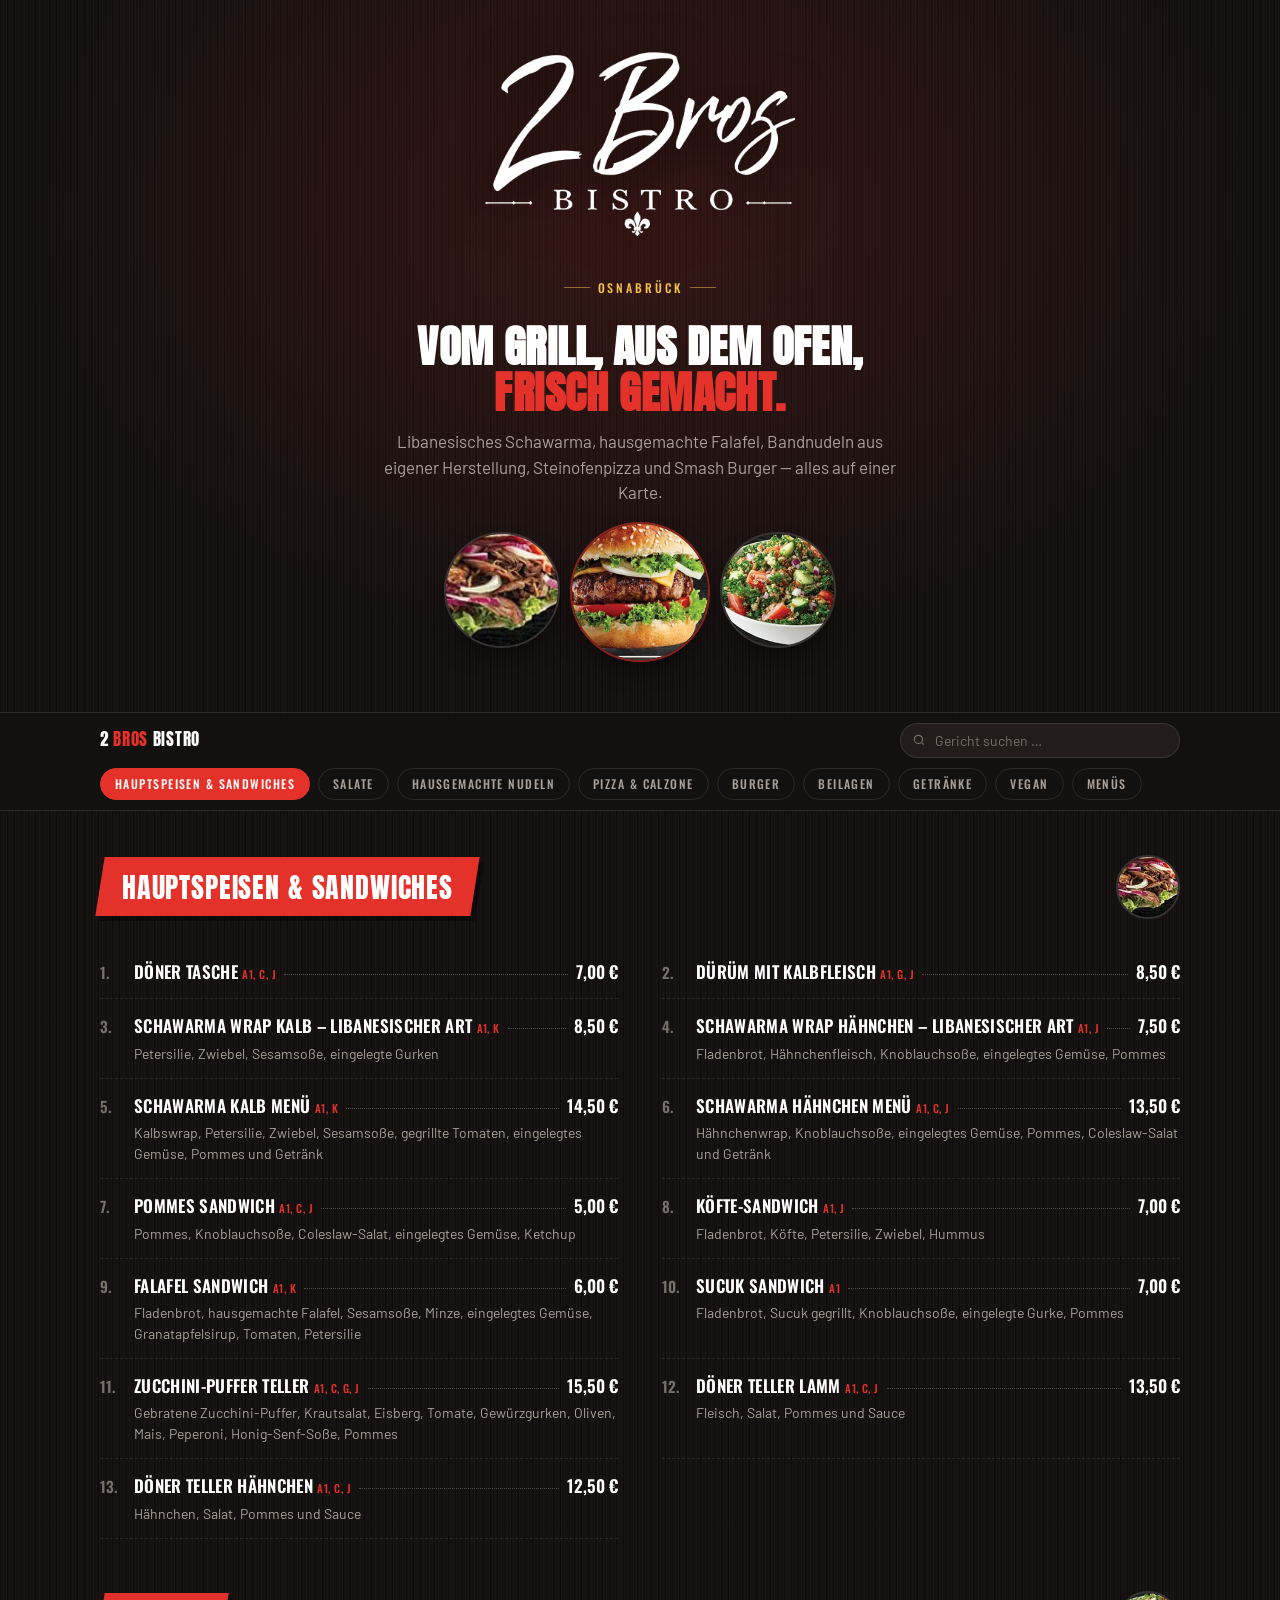
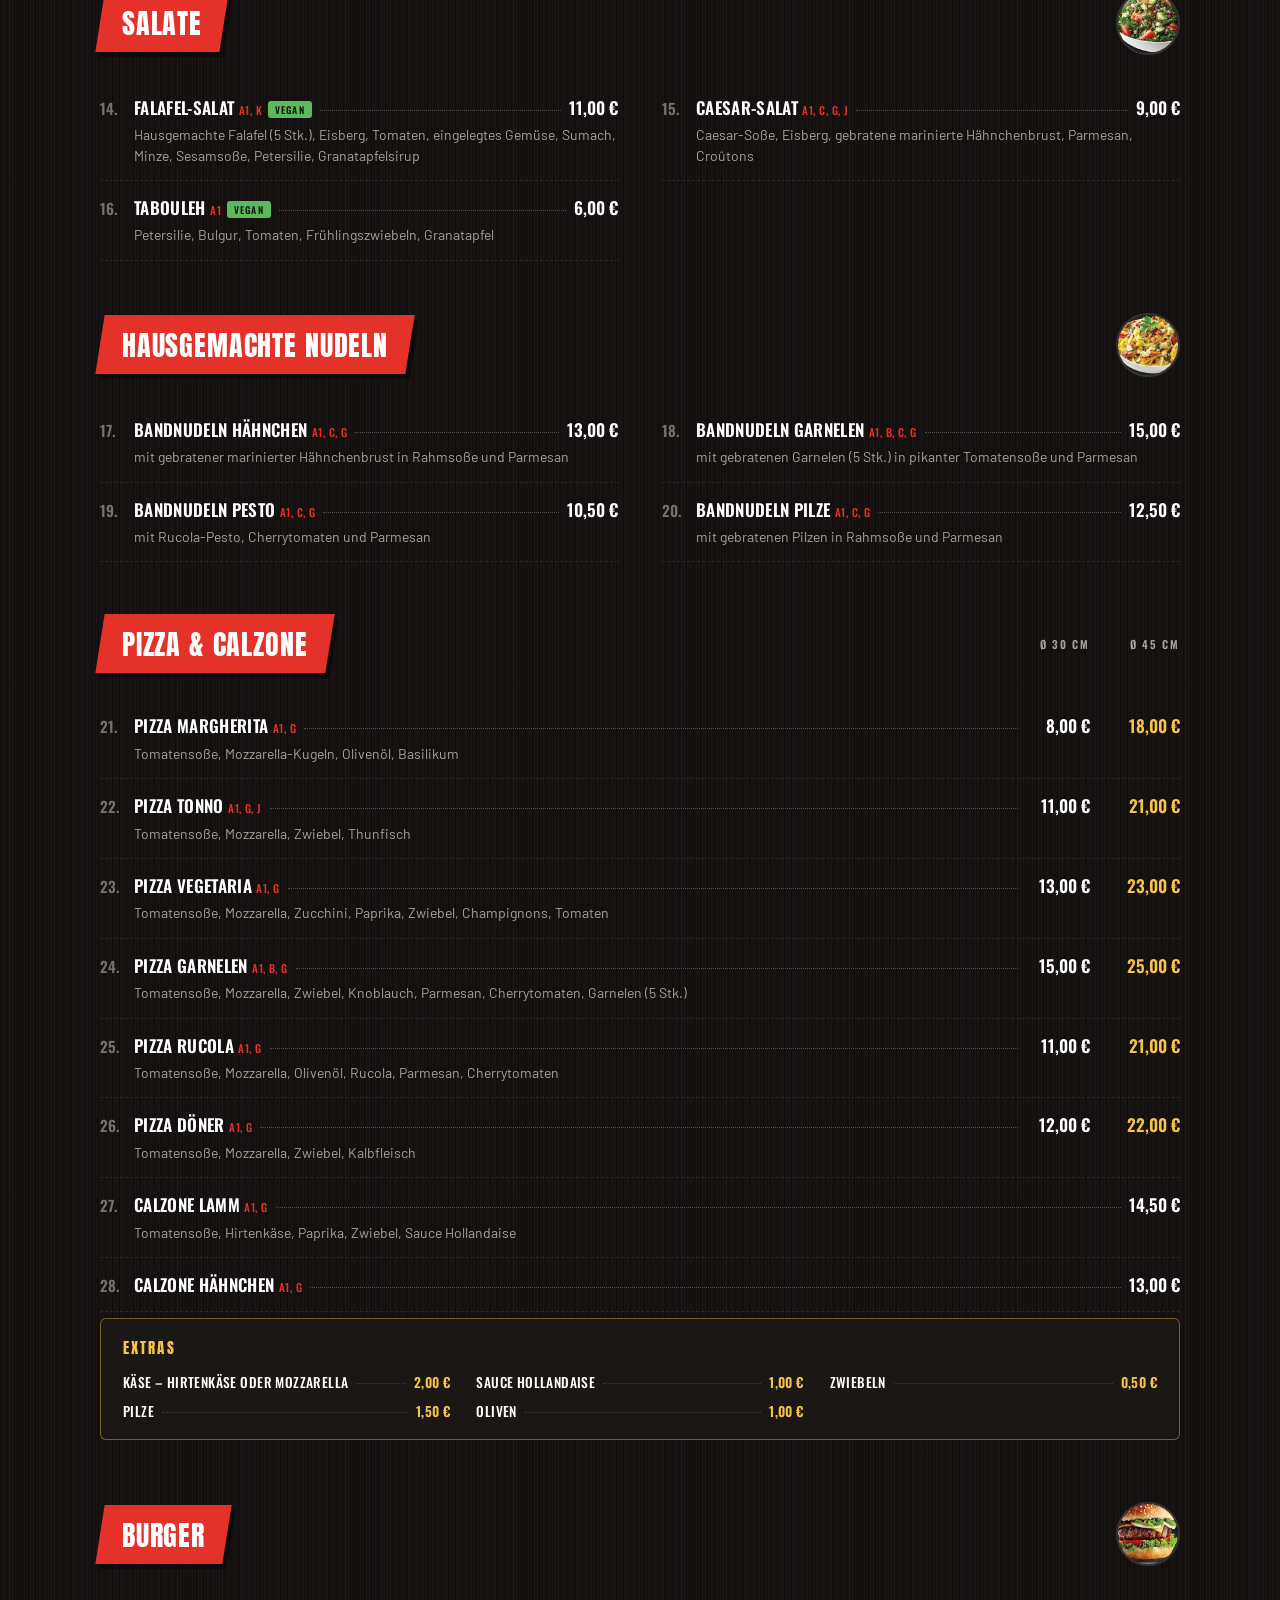
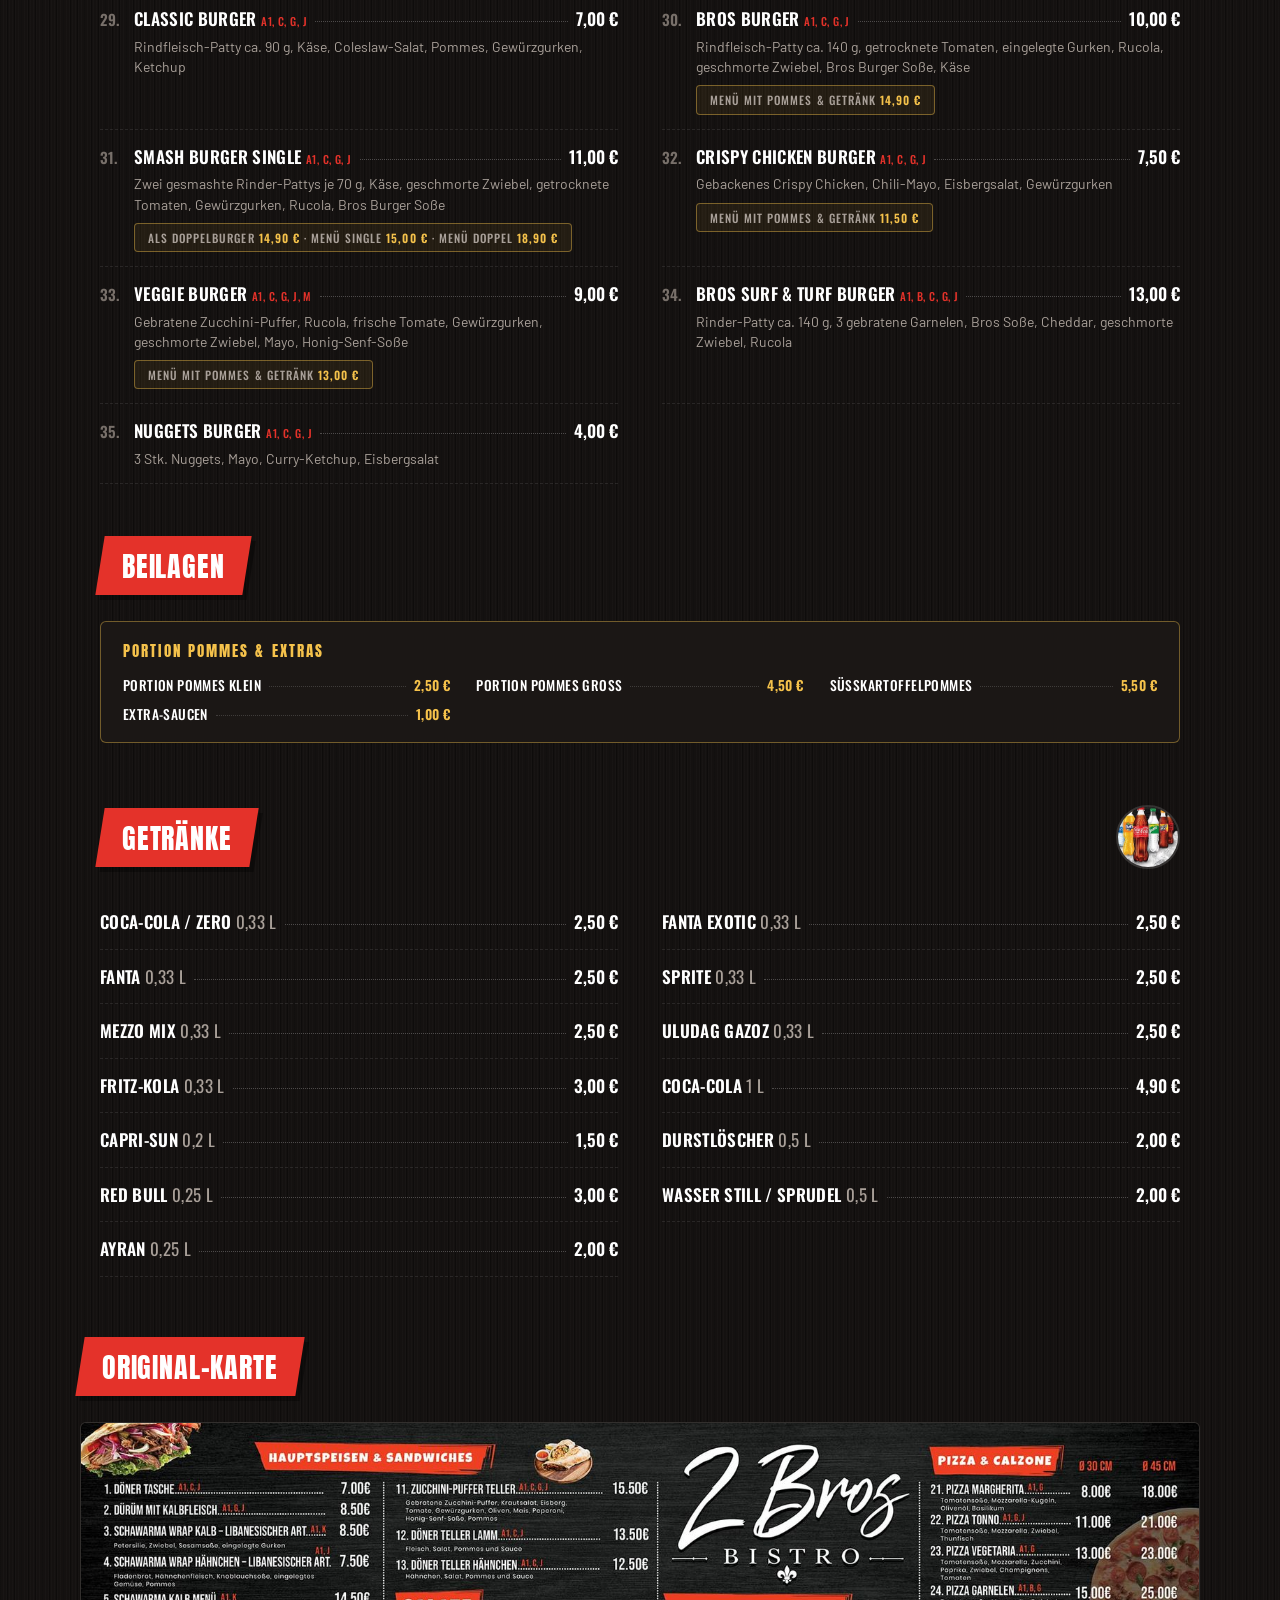
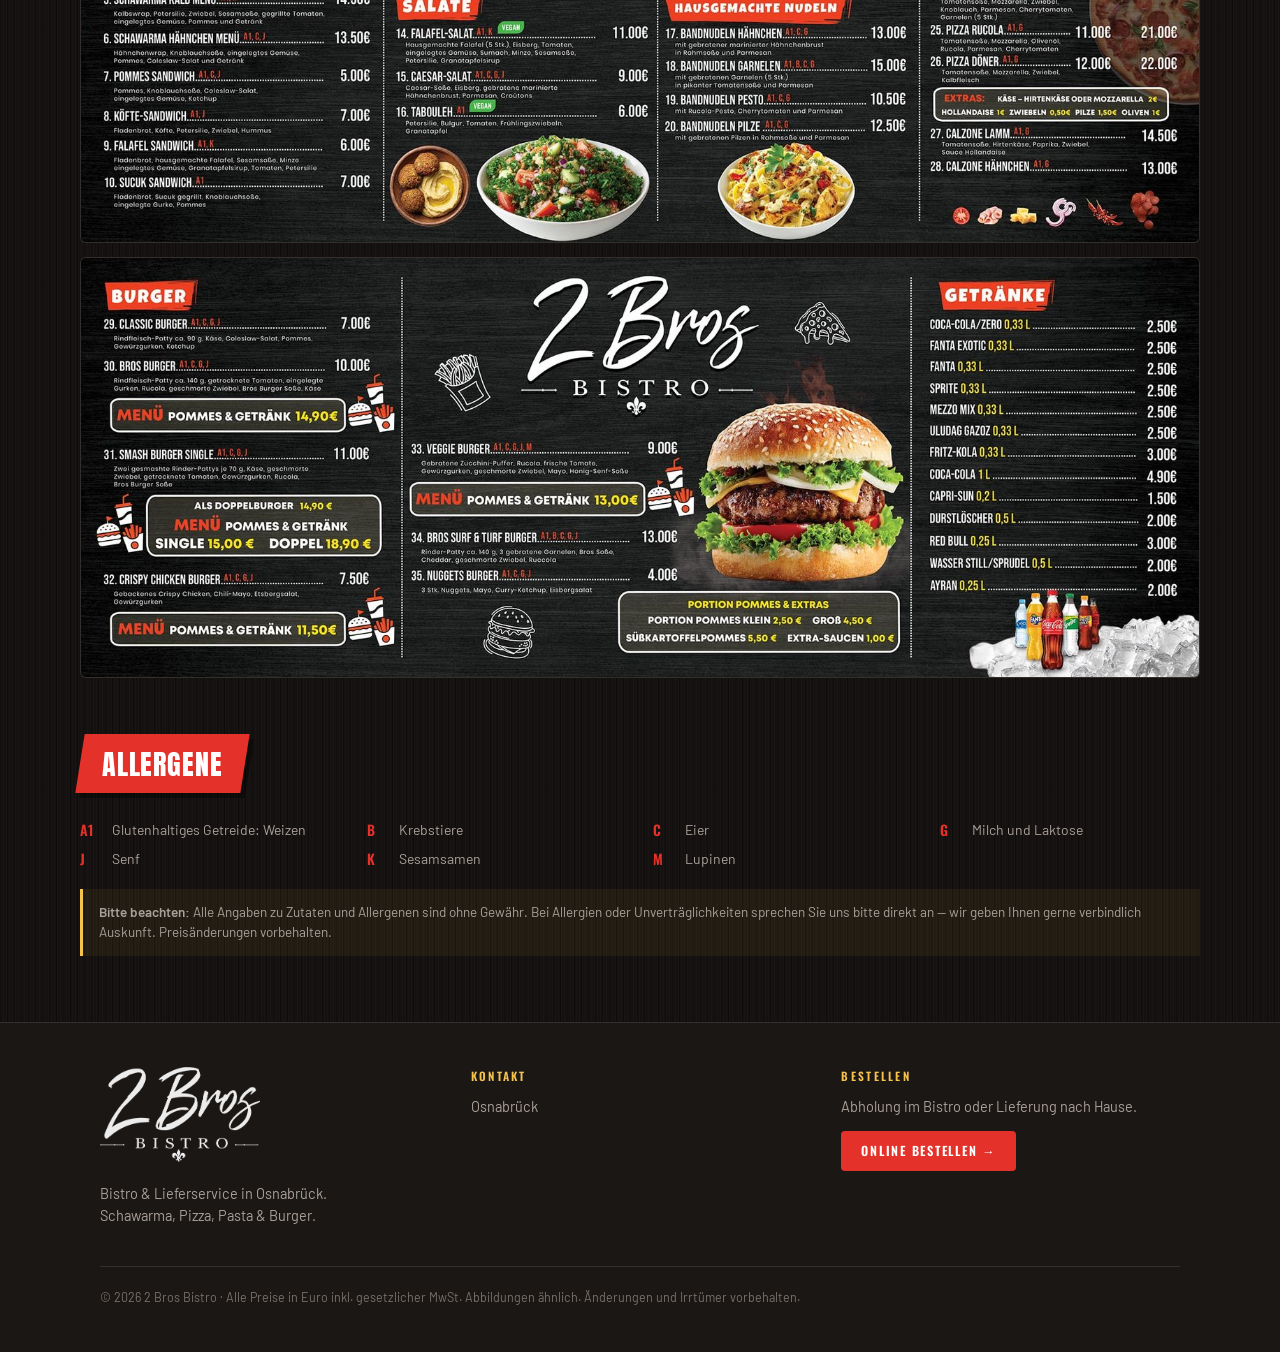
<file: speisekarte/index.html>
<!DOCTYPE html>
<html lang="de">
<head>
<meta charset="utf-8">
<meta name="viewport" content="width=device-width, initial-scale=1, viewport-fit=cover">
<title>2 Bros Bistro – Speisekarte | Osnabrück</title>
<meta name="description" content="Die digitale Speisekarte vom 2 Bros Bistro in Osnabrück: Döner, Schawarma, hausgemachte Falafel, Bandnudeln, Steinofenpizza, Smash Burger und mehr.">
<meta name="theme-color" content="#141110">
<meta property="og:title" content="2 Bros Bistro – Speisekarte">
<meta property="og:description" content="Döner, Schawarma, Falafel, Bandnudeln, Pizza & Burger. Frisch gemacht in Osnabrück.">
<meta property="og:image" content="assets/burger.jpg">
<meta property="og:type" content="website">
<link rel="icon" href="data:image/svg+xml,<svg xmlns='http://www.w3.org/2000/svg' viewBox='0 0 100 100'><rect width='100' height='100' rx='18' fill='%23E4322A'/><text y='72' x='50' text-anchor='middle' font-size='58' font-family='Georgia,serif' font-style='italic' fill='%23fff'>2B</text></svg>">
<link rel="preload" href="assets/fonts/oswald-var-latin.woff2" as="font" type="font/woff2" crossorigin>
<link rel="preload" href="assets/fonts/barlow-400-latin.woff2" as="font" type="font/woff2" crossorigin>
<style>
/* Schriften lokal eingebunden - keine Anfragen an Dritte (DSGVO) */
@font-face{font-family:'Anton';font-style:normal;font-weight:400;font-display:swap;src:url(assets/fonts/anton-400-latin-ext.woff2) format('woff2');unicode-range:U+0100-02BA, U+02BD-02C5, U+02C7-02CC, U+02CE-02D7, U+02DD-02FF, U+0304, U+0308, U+0329, U+1D00-1DBF, U+1E00-1E9F, U+1EF2-1EFF, U+2020, U+20A0-20AB, U+20AD-20C0, U+2113, U+2C60-2C7F, U+A720-A7FF}
@font-face{font-family:'Anton';font-style:normal;font-weight:400;font-display:swap;src:url(assets/fonts/anton-400-latin.woff2) format('woff2');unicode-range:U+0000-00FF, U+0131, U+0152-0153, U+02BB-02BC, U+02C6, U+02DA, U+02DC, U+0304, U+0308, U+0329, U+2000-206F, U+20AC, U+2122, U+2191, U+2193, U+2212, U+2215, U+FEFF, U+FFFD}
@font-face{font-family:'Oswald';font-style:normal;font-weight:400 600;font-display:swap;src:url(assets/fonts/oswald-var-latin-ext.woff2) format('woff2');unicode-range:U+0100-02BA, U+02BD-02C5, U+02C7-02CC, U+02CE-02D7, U+02DD-02FF, U+0304, U+0308, U+0329, U+1D00-1DBF, U+1E00-1E9F, U+1EF2-1EFF, U+2020, U+20A0-20AB, U+20AD-20C0, U+2113, U+2C60-2C7F, U+A720-A7FF}
@font-face{font-family:'Oswald';font-style:normal;font-weight:400 600;font-display:swap;src:url(assets/fonts/oswald-var-latin.woff2) format('woff2');unicode-range:U+0000-00FF, U+0131, U+0152-0153, U+02BB-02BC, U+02C6, U+02DA, U+02DC, U+0304, U+0308, U+0329, U+2000-206F, U+20AC, U+2122, U+2191, U+2193, U+2212, U+2215, U+FEFF, U+FFFD}
@font-face{font-family:'Barlow';font-style:normal;font-weight:400;font-display:swap;src:url(assets/fonts/barlow-400-latin-ext.woff2) format('woff2');unicode-range:U+0100-02BA, U+02BD-02C5, U+02C7-02CC, U+02CE-02D7, U+02DD-02FF, U+0304, U+0308, U+0329, U+1D00-1DBF, U+1E00-1E9F, U+1EF2-1EFF, U+2020, U+20A0-20AB, U+20AD-20C0, U+2113, U+2C60-2C7F, U+A720-A7FF}
@font-face{font-family:'Barlow';font-style:normal;font-weight:400;font-display:swap;src:url(assets/fonts/barlow-400-latin.woff2) format('woff2');unicode-range:U+0000-00FF, U+0131, U+0152-0153, U+02BB-02BC, U+02C6, U+02DA, U+02DC, U+0304, U+0308, U+0329, U+2000-206F, U+20AC, U+2122, U+2191, U+2193, U+2212, U+2215, U+FEFF, U+FFFD}
@font-face{font-family:'Barlow';font-style:normal;font-weight:600;font-display:swap;src:url(assets/fonts/barlow-600-latin-ext.woff2) format('woff2');unicode-range:U+0100-02BA, U+02BD-02C5, U+02C7-02CC, U+02CE-02D7, U+02DD-02FF, U+0304, U+0308, U+0329, U+1D00-1DBF, U+1E00-1E9F, U+1EF2-1EFF, U+2020, U+20A0-20AB, U+20AD-20C0, U+2113, U+2C60-2C7F, U+A720-A7FF}
@font-face{font-family:'Barlow';font-style:normal;font-weight:600;font-display:swap;src:url(assets/fonts/barlow-600-latin.woff2) format('woff2');unicode-range:U+0000-00FF, U+0131, U+0152-0153, U+02BB-02BC, U+02C6, U+02DA, U+02DC, U+0304, U+0308, U+0329, U+2000-206F, U+20AC, U+2122, U+2191, U+2193, U+2212, U+2215, U+FEFF, U+FFFD}

:root{
  --schwarz:#141110;
  --tafel:#1b1715;
  --tafel-hoch:#221d1a;
  --rot:#E4322A;
  --rot-tief:#B8241D;
  --gold:#F5C24B;
  --creme:#FFFFFF;
  --grau:#A9A099;
  --grau-tief:#78706A;
  --gruen:#5CB85C;
  --linie:rgba(255,255,255,.10);
  --schrift-display:"Anton",Impact,"Arial Narrow",sans-serif;
  --schrift-titel:"Oswald","Arial Narrow",sans-serif;
  --schrift-text:"Barlow",system-ui,-apple-system,"Segoe UI",sans-serif;
}
*{box-sizing:border-box}
html{scroll-behavior:smooth;scroll-padding-top:var(--nav-h,120px)}
b,strong{font-weight:600}
body{
  margin:0;background:var(--schwarz);color:var(--creme);
  font-family:var(--schrift-text);font-size:16px;line-height:1.5;
  -webkit-text-size-adjust:100%;-webkit-font-smoothing:antialiased;
  background-image:
    repeating-linear-gradient(90deg,rgba(255,255,255,.014) 0 1px,transparent 1px 3px),
    repeating-linear-gradient(90deg,rgba(0,0,0,.30) 0 1px,transparent 1px 7px);
}
img{max-width:100%;display:block}
a{color:var(--gold);text-decoration:none}
a:hover{text-decoration:underline}
button{font:inherit;color:inherit;cursor:pointer;border:0;background:none}

.huelle{max-width:1120px;margin:0 auto;padding:0 20px}

/* ---------- Kopf / Hero ---------- */
.hero{position:relative;overflow:hidden;padding:52px 20px 40px;text-align:center;border-bottom:1px solid var(--linie)}
.hero::before{
  content:"";position:absolute;inset:0;
  background:radial-gradient(ellipse 70% 90% at 50% 30%,rgba(228,50,42,.16),transparent 70%);
  pointer-events:none;
}
.hero-inhalt{position:relative;max-width:760px;margin:0 auto}
.hero img.logo{width:min(310px,70vw);height:auto;margin:0 auto 20px;filter:drop-shadow(0 8px 22px rgba(0,0,0,.7))}
.hero .schlagzeile{
  font-family:var(--schrift-display);font-size:clamp(26px,6.4vw,44px);line-height:1.05;
  letter-spacing:.01em;margin:0 0 14px;text-transform:uppercase;
}
.hero .schlagzeile em{font-style:normal;color:var(--rot)}
.hero .unter{margin:0 auto 26px;max-width:520px;color:var(--grau);font-size:clamp(15px,2.6vw,17px)}
.ort{
  display:inline-flex;align-items:center;gap:8px;margin:0 0 26px;
  font-family:var(--schrift-titel);font-size:12px;font-weight:500;
  letter-spacing:.24em;text-transform:uppercase;color:var(--gold);
}
.ort::before,.ort::after{content:"";width:26px;height:1px;background:var(--gold);opacity:.5}
.hero-bilder{display:flex;justify-content:center;gap:10px;margin-top:6px}
.hero-bilder img{
  width:clamp(76px,20vw,116px);height:clamp(76px,20vw,116px);
  border-radius:50%;object-fit:cover;border:2px solid rgba(255,255,255,.14);
  box-shadow:0 12px 30px -14px #000;
}
.hero-bilder img:nth-child(2){transform:translateY(-10px);width:clamp(92px,24vw,140px);height:clamp(92px,24vw,140px);border-color:rgba(228,50,42,.55)}

/* ---------- Navigation ---------- */
.navleiste{
  position:sticky;top:0;z-index:40;background:rgba(20,17,16,.94);
  backdrop-filter:blur(14px);-webkit-backdrop-filter:blur(14px);
  border-bottom:1px solid var(--linie);
}
.navleiste .reihe{display:flex;align-items:center;gap:12px;padding:10px 20px;max-width:1120px;margin:0 auto}
.navleiste .marke{
  font-family:var(--schrift-display);font-size:17px;letter-spacing:.04em;
  text-transform:uppercase;white-space:nowrap;flex:none;
}
.navleiste .marke span{color:var(--rot)}
.suche{position:relative;margin-left:auto;flex:1;max-width:280px}
.suche input{
  width:100%;padding:8px 12px 8px 34px;font-family:var(--schrift-text);font-size:14px;
  color:var(--creme);background:var(--tafel-hoch);border:1px solid var(--linie);border-radius:999px;
}
.suche input::placeholder{color:var(--grau-tief)}
.suche input:focus{outline:2px solid var(--rot);outline-offset:-1px}
.suche svg{position:absolute;left:12px;top:50%;transform:translateY(-50%);width:14px;height:14px;stroke:var(--grau-tief);fill:none;stroke-width:2}
.chips{display:flex;gap:8px;overflow-x:auto;padding:0 20px 10px;max-width:1120px;margin:0 auto;scrollbar-width:none}
.chips::-webkit-scrollbar{display:none}
.chip{
  flex:none;padding:6px 14px;border-radius:999px;border:1px solid var(--linie);
  font-family:var(--schrift-titel);font-size:12px;font-weight:500;letter-spacing:.12em;
  text-transform:uppercase;color:var(--grau);white-space:nowrap;transition:.16s;
}
.chip:hover{color:var(--creme);border-color:rgba(255,255,255,.28)}
.chip.aktiv{background:var(--rot);border-color:var(--rot);color:#fff}
.chip.filter.aktiv{background:var(--gruen);border-color:var(--gruen);color:#0d1a0d}

/* ---------- Abschnitte ---------- */
.abschnitt{padding:44px 0 8px}
.abschnitt-kopf{display:flex;align-items:center;gap:18px;margin:0 0 26px;flex-wrap:wrap}
.banner{
  display:inline-block;background:var(--rot);color:#fff;padding:9px 22px 8px;
  transform:skewX(-9deg);box-shadow:5px 5px 0 rgba(0,0,0,.35);
}
.banner h2{
  margin:0;transform:skewX(9deg);font-family:var(--schrift-display);
  font-size:clamp(19px,4.2vw,28px);letter-spacing:.03em;text-transform:uppercase;font-weight:400;
}
.abschnitt-kopf .notiz{color:var(--grau);font-size:13px;font-style:italic}
.abschnitt-kopf img.deko{
  width:64px;height:64px;border-radius:50%;object-fit:cover;
  border:2px solid rgba(255,255,255,.14);margin-left:auto;
}
.abschnitt-kopf img.deko + .groessen{margin-left:26px}
.groessen{
  margin-left:auto;display:flex;gap:26px;font-family:var(--schrift-titel);
  font-size:11px;font-weight:600;letter-spacing:.16em;color:var(--grau);text-transform:uppercase;
}
.groessen span{width:64px;text-align:right}

/* ---------- Gerichte ---------- */
.gerichte{display:grid;grid-template-columns:repeat(auto-fill,minmax(430px,1fr));gap:0 44px}
.gericht,.gerichte>*{min-width:0}
#pizza .gerichte{grid-template-columns:1fr}
.gericht h3,.gericht .beschreibung,.menue{overflow-wrap:break-word}
.gericht{padding:14px 0;border-bottom:1px dashed rgba(255,255,255,.09)}
.gericht .zeile{display:flex;align-items:baseline;gap:8px}
.gericht .nr{
  font-family:var(--schrift-titel);font-weight:600;font-size:15px;color:var(--grau-tief);
  flex:none;min-width:26px;
}
.gericht h3{
  margin:0;font-family:var(--schrift-titel);font-weight:600;font-size:clamp(15px,2.9vw,17px);
  letter-spacing:.02em;text-transform:uppercase;
}
.allerg{font-family:var(--schrift-titel);font-size:11px;font-weight:500;color:var(--rot);letter-spacing:.04em;white-space:nowrap}
.gericht h3 .gr{color:var(--grau);font-weight:400}
.punkte{flex:1;border-bottom:1px dotted rgba(255,255,255,.24);transform:translateY(-4px);min-width:14px}
.preis{
  font-family:var(--schrift-titel);font-weight:600;font-size:clamp(15px,2.9vw,17px);
  color:var(--creme);flex:none;white-space:nowrap;
}
.preis.zwei{display:flex;gap:26px}
.preis.zwei span{width:64px;text-align:right}
.preis.zwei span:last-child{color:var(--gold)}
.gericht .beschreibung{margin:5px 0 0 34px;color:var(--grau);font-size:14px;line-height:1.45}
.abzeichen{
  display:inline-block;margin-left:6px;padding:2px 7px 1px;border-radius:3px;
  font-family:var(--schrift-titel);font-size:9.5px;font-weight:600;letter-spacing:.12em;
  text-transform:uppercase;vertical-align:1px;
}
.abzeichen.vegan{background:var(--gruen);color:#0d1a0d}
.abzeichen.neu{background:var(--gold);color:#241c05}
.menue{
  display:inline-block;margin:8px 0 0 34px;padding:5px 13px;
  border:1px solid rgba(245,194,75,.42);border-radius:4px;background:rgba(245,194,75,.07);
  font-family:var(--schrift-titel);font-size:11.5px;font-weight:500;letter-spacing:.09em;
  text-transform:uppercase;color:var(--grau);
}
.menue b{color:var(--gold);font-weight:600}

/* ---------- Kasten (Extras) ---------- */
.kasten{
  border:1px solid rgba(245,194,75,.40);border-radius:6px;background:var(--tafel);
  padding:18px 22px;margin:6px 0 10px;
}
.kasten h3{
  margin:0 0 12px;font-family:var(--schrift-display);font-size:15px;letter-spacing:.14em;
  text-transform:uppercase;color:var(--gold);font-weight:400;
}
.kasten ul{margin:0;padding:0;list-style:none;display:grid;grid-template-columns:repeat(auto-fit,minmax(258px,1fr));gap:9px 26px}
.kasten li{display:flex;align-items:baseline;gap:8px;font-family:var(--schrift-titel);font-size:13.5px;font-weight:500;letter-spacing:.03em;text-transform:uppercase}
.kasten li .punkte{border-bottom-color:rgba(255,255,255,.16)}
.kasten li b{color:var(--gold);font-weight:600;white-space:nowrap}

/* ---------- Original-Karte ---------- */
.original{padding:52px 0 10px}
.original,.legende{scroll-margin-top:var(--nav-h,120px)}
.original .tafeln{display:grid;gap:14px}
.original button.tafel-knopf{
  display:block;width:100%;padding:0;border:1px solid var(--linie);border-radius:6px;
  overflow:hidden;background:var(--tafel);transition:.18s;
}
.original button.tafel-knopf:hover{border-color:rgba(228,50,42,.6);transform:translateY(-2px)}

/* ---------- Allergene ---------- */
.legende{padding:46px 0 10px}
.legende ul{
  margin:0;padding:0;list-style:none;
  display:grid;grid-template-columns:repeat(auto-fit,minmax(210px,1fr));gap:8px 26px;
}
.legende li{display:flex;gap:10px;font-size:14px;color:var(--grau)}
.legende li b{color:var(--rot);font-family:var(--schrift-titel);font-weight:600;min-width:22px}
.hinweis{
  margin:20px 0 0;padding:13px 16px;border-left:3px solid var(--gold);
  background:rgba(245,194,75,.06);color:var(--grau);font-size:13.5px;line-height:1.5;
}

/* ---------- Fuss ---------- */
footer{margin-top:56px;padding:44px 0 40px;border-top:1px solid var(--linie);background:var(--tafel)}
.fuss-gitter{display:grid;grid-template-columns:repeat(auto-fit,minmax(230px,1fr));gap:32px}
footer h4{
  margin:0 0 12px;font-family:var(--schrift-titel);font-size:11.5px;font-weight:600;
  letter-spacing:.20em;text-transform:uppercase;color:var(--gold);
}
footer p,footer li{margin:0 0 5px;color:var(--grau);font-size:14.5px}
footer ul{margin:0;padding:0;list-style:none}
footer .zeiten li{display:flex;justify-content:space-between;gap:16px;max-width:250px}
footer img.logo{width:160px;height:auto;margin-bottom:14px;opacity:.92}
.knopf{
  display:inline-flex;align-items:center;gap:9px;margin-top:8px;padding:11px 20px;
  background:var(--rot);color:#fff;border-radius:4px;
  font-family:var(--schrift-titel);font-size:12.5px;font-weight:600;
  letter-spacing:.14em;text-transform:uppercase;transition:.16s;
}
.knopf:hover{background:var(--rot-tief);text-decoration:none}
.kleingedruckt{
  margin-top:34px;padding-top:20px;border-top:1px solid var(--linie);
  color:var(--grau-tief);font-size:12.5px;line-height:1.6;
}

/* ---------- Lichtkasten ---------- */
.lichtkasten{
  position:fixed;inset:0;z-index:90;background:rgba(0,0,0,.94);
  display:flex;align-items:center;justify-content:center;padding:20px;
}
.lichtkasten img{max-width:100%;max-height:88vh;object-fit:contain;border-radius:4px}
.lichtkasten .zu{
  position:absolute;top:16px;right:20px;width:42px;height:42px;border-radius:50%;
  background:rgba(255,255,255,.12);font-size:22px;line-height:1;color:#fff;
}
.lichtkasten .tipp{position:absolute;bottom:18px;left:0;right:0;text-align:center;color:var(--grau-tief);font-size:12.5px}

.leer{padding:40px 0;text-align:center;color:var(--grau)}
.leer b{display:block;font-family:var(--schrift-display);font-size:20px;color:var(--creme);margin-bottom:6px;text-transform:uppercase}

@media (max-width:760px){
  .gerichte{grid-template-columns:1fr;gap:0}
  .abschnitt-kopf img.deko{width:52px;height:52px}
  .navleiste .marke{font-size:15px}
  .suche{max-width:none}
  .groessen{width:100%;margin-left:0;justify-content:flex-end}
  .preis.zwei{gap:18px}
  .preis.zwei span,.groessen span{width:56px}
}
@media (prefers-reduced-motion:reduce){html{scroll-behavior:auto}*{transition:none!important}}
</style>
</head>
<body>

<!-- ══ Stammdaten: hier eintragen, sobald bestätigt. Leere Felder werden nicht angezeigt. ══ -->
<script>
const BISTRO = {
  name:      "2 Bros Bistro",
  strasse:   "",                 // z. B. "Musterstraße 12"
  plz:       "",                 // z. B. "49074"
  stadt:     "Osnabrück",
  telefon:   "",                 // z. B. "+49 541 1234567"
  instagram: "",                 // z. B. "https://www.instagram.com/…"
  lieferando:"https://www.lieferando.de/speisekarte/two-bros-bistro",
  zeiten: []                     // z. B. [["Mo – Do","11:00 – 22:00"],["Fr – Sa","11:00 – 23:00"],["Sonntag","12:00 – 22:00"]]
};
</script>

<header class="hero">
  <div class="hero-inhalt">
    <img class="logo" src="assets/logo.png" alt="2 Bros Bistro" width="838" height="536">
    <span class="ort">Osnabrück</span>
    <h1 class="schlagzeile">Vom Grill, aus dem Ofen,<br><em>frisch gemacht.</em></h1>
    <p class="unter">Libanesisches Schawarma, hausgemachte Falafel, Bandnudeln aus eigener Herstellung, Steinofenpizza und Smash Burger — alles auf einer Karte.</p>
    <div class="hero-bilder">
      <img src="assets/doener.jpg" alt="Döner Tasche" loading="eager">
      <img src="assets/burger.jpg" alt="Bros Burger" loading="eager">
      <img src="assets/tabouleh.jpg" alt="Tabouleh" loading="eager">
    </div>
  </div>
</header>

<nav class="navleiste">
  <div class="reihe">
    <div class="marke">2 <span>Bros</span> Bistro</div>
    <div class="suche">
      <svg viewBox="0 0 24 24" aria-hidden="true"><circle cx="11" cy="11" r="7"/><path d="M20 20l-3.5-3.5"/></svg>
      <input id="suchfeld" type="search" placeholder="Gericht suchen …" aria-label="Speisekarte durchsuchen" autocomplete="off">
    </div>
  </div>
  <div class="chips" id="chips"></div>
</nav>

<main class="huelle" id="karte"></main>

<section class="huelle original">
  <div class="abschnitt-kopf"><div class="banner"><h2>Original-Karte</h2></div></div>
  <div class="tafeln">
    <button class="tafel-knopf" data-gross="assets/karte-1.jpg"><img src="assets/karte-1.jpg" alt="Speisekarte Seite 1: Hauptspeisen, Salate, Nudeln, Pizza" loading="lazy"></button>
    <button class="tafel-knopf" data-gross="assets/karte-2.jpg"><img src="assets/karte-2.jpg" alt="Speisekarte Seite 2: Burger und Getränke" loading="lazy"></button>
  </div>
</section>

<section class="huelle legende">
  <div class="abschnitt-kopf"><div class="banner"><h2>Allergene</h2></div></div>
  <ul>
    <li><b>A1</b> Glutenhaltiges Getreide: Weizen</li>
    <li><b>B</b> Krebstiere</li>
    <li><b>C</b> Eier</li>
    <li><b>G</b> Milch und Laktose</li>
    <li><b>J</b> Senf</li>
    <li><b>K</b> Sesamsamen</li>
    <li><b>M</b> Lupinen</li>
  </ul>
  <p class="hinweis"><b>Bitte beachten:</b> Alle Angaben zu Zutaten und Allergenen sind ohne Gewähr. Bei Allergien oder Unverträglichkeiten sprechen Sie uns bitte direkt an — wir geben Ihnen gerne verbindlich Auskunft. Preisänderungen vorbehalten.</p>
</section>

<footer>
  <div class="huelle">
    <div class="fuss-gitter">
      <div>
        <img class="logo" src="assets/logo.png" alt="2 Bros Bistro" width="838" height="536">
        <p>Bistro &amp; Lieferservice in Osnabrück.<br>Schawarma, Pizza, Pasta &amp; Burger.</p>
      </div>
      <div id="fuss-kontakt"></div>
      <div id="fuss-zeiten"></div>
      <div id="fuss-bestellen"></div>
    </div>
    <p class="kleingedruckt">
      © <span id="jahr"></span> 2 Bros Bistro · Alle Preise in Euro inkl. gesetzlicher MwSt.
      Abbildungen ähnlich. Änderungen und Irrtümer vorbehalten.
    </p>
  </div>
</footer>

<script>
/* ═══════════ Speisekarte ═══════════
   Preise als Zahl in Euro. p2 = großes Format (Pizza Ø 45 cm).
   v = vegan · m = Menü-Zusatzzeile
*/
const KARTE = [
{ id:"hauptspeisen", titel:"Hauptspeisen & Sandwiches", bild:"assets/doener.jpg", gerichte:[
  {n:1, name:"Döner Tasche", a:"A1, C, J", p:7.00},
  {n:2, name:"Dürüm mit Kalbfleisch", a:"A1, G, J", p:8.50},
  {n:3, name:"Schawarma Wrap Kalb – libanesischer Art", a:"A1, K", p:8.50,
   d:"Petersilie, Zwiebel, Sesamsoße, eingelegte Gurken"},
  {n:4, name:"Schawarma Wrap Hähnchen – libanesischer Art", a:"A1, J", p:7.50,
   d:"Fladenbrot, Hähnchenfleisch, Knoblauchsoße, eingelegtes Gemüse, Pommes"},
  {n:5, name:"Schawarma Kalb Menü", a:"A1, K", p:14.50,
   d:"Kalbswrap, Petersilie, Zwiebel, Sesamsoße, gegrillte Tomaten, eingelegtes Gemüse, Pommes und Getränk"},
  {n:6, name:"Schawarma Hähnchen Menü", a:"A1, C, J", p:13.50,
   d:"Hähnchenwrap, Knoblauchsoße, eingelegtes Gemüse, Pommes, Coleslaw-Salat und Getränk"},
  {n:7, name:"Pommes Sandwich", a:"A1, C, J", p:5.00,
   d:"Pommes, Knoblauchsoße, Coleslaw-Salat, eingelegtes Gemüse, Ketchup"},
  {n:8, name:"Köfte-Sandwich", a:"A1, J", p:7.00,
   d:"Fladenbrot, Köfte, Petersilie, Zwiebel, Hummus"},
  {n:9, name:"Falafel Sandwich", a:"A1, K", p:6.00,
   d:"Fladenbrot, hausgemachte Falafel, Sesamsoße, Minze, eingelegtes Gemüse, Granatapfelsirup, Tomaten, Petersilie"},
  {n:10, name:"Sucuk Sandwich", a:"A1", p:7.00,
   d:"Fladenbrot, Sucuk gegrillt, Knoblauchsoße, eingelegte Gurke, Pommes"},
  {n:11, name:"Zucchini-Puffer Teller", a:"A1, C, G, J", p:15.50,
   d:"Gebratene Zucchini-Puffer, Krautsalat, Eisberg, Tomate, Gewürzgurken, Oliven, Mais, Peperoni, Honig-Senf-Soße, Pommes"},
  {n:12, name:"Döner Teller Lamm", a:"A1, C, J", p:13.50, d:"Fleisch, Salat, Pommes und Sauce"},
  {n:13, name:"Döner Teller Hähnchen", a:"A1, C, J", p:12.50, d:"Hähnchen, Salat, Pommes und Sauce"}
]},
{ id:"salate", titel:"Salate", bild:"assets/tabouleh.jpg", gerichte:[
  {n:14, name:"Falafel-Salat", a:"A1, K", p:11.00, v:true,
   d:"Hausgemachte Falafel (5 Stk.), Eisberg, Tomaten, eingelegtes Gemüse, Sumach, Minze, Sesamsoße, Petersilie, Granatapfelsirup"},
  {n:15, name:"Caesar-Salat", a:"A1, C, G, J", p:9.00,
   d:"Caesar-Soße, Eisberg, gebratene marinierte Hähnchenbrust, Parmesan, Croûtons"},
  {n:16, name:"Tabouleh", a:"A1", p:6.00, v:true,
   d:"Petersilie, Bulgur, Tomaten, Frühlingszwiebeln, Granatapfel"}
]},
{ id:"nudeln", titel:"Hausgemachte Nudeln", bild:"assets/pasta.jpg", gerichte:[
  {n:17, name:"Bandnudeln Hähnchen", a:"A1, C, G", p:13.00,
   d:"mit gebratener marinierter Hähnchenbrust in Rahmsoße und Parmesan"},
  {n:18, name:"Bandnudeln Garnelen", a:"A1, B, C, G", p:15.00,
   d:"mit gebratenen Garnelen (5 Stk.) in pikanter Tomatensoße und Parmesan"},
  {n:19, name:"Bandnudeln Pesto", a:"A1, C, G", p:10.50,
   d:"mit Rucola-Pesto, Cherrytomaten und Parmesan"},
  {n:20, name:"Bandnudeln Pilze", a:"A1, C, G", p:12.50,
   d:"mit gebratenen Pilzen in Rahmsoße und Parmesan"}
]},
{ id:"pizza", titel:"Pizza & Calzone", groessen:["Ø 30 cm","Ø 45 cm"], gerichte:[
  {n:21, name:"Pizza Margherita", a:"A1, G", p:8.00, p2:18.00,
   d:"Tomatensoße, Mozzarella-Kugeln, Olivenöl, Basilikum"},
  {n:22, name:"Pizza Tonno", a:"A1, G, J", p:11.00, p2:21.00,
   d:"Tomatensoße, Mozzarella, Zwiebel, Thunfisch"},
  {n:23, name:"Pizza Vegetaria", a:"A1, G", p:13.00, p2:23.00,
   d:"Tomatensoße, Mozzarella, Zucchini, Paprika, Zwiebel, Champignons, Tomaten"},
  {n:24, name:"Pizza Garnelen", a:"A1, B, G", p:15.00, p2:25.00,
   d:"Tomatensoße, Mozzarella, Zwiebel, Knoblauch, Parmesan, Cherrytomaten, Garnelen (5 Stk.)"},
  {n:25, name:"Pizza Rucola", a:"A1, G", p:11.00, p2:21.00,
   d:"Tomatensoße, Mozzarella, Olivenöl, Rucola, Parmesan, Cherrytomaten"},
  {n:26, name:"Pizza Döner", a:"A1, G", p:12.00, p2:22.00,
   d:"Tomatensoße, Mozzarella, Zwiebel, Kalbfleisch"},
  {n:27, name:"Calzone Lamm", a:"A1, G", p:14.50,
   d:"Tomatensoße, Hirtenkäse, Paprika, Zwiebel, Sauce Hollandaise"},
  {n:28, name:"Calzone Hähnchen", a:"A1, G", p:13.00}
], kasten:{ titel:"Extras", posten:[
  ["Käse – Hirtenkäse oder Mozzarella","2,00 €"],["Sauce Hollandaise","1,00 €"],
  ["Zwiebeln","0,50 €"],["Pilze","1,50 €"],["Oliven","1,00 €"]
]}},
{ id:"burger", titel:"Burger", bild:"assets/burger.jpg", gerichte:[
  {n:29, name:"Classic Burger", a:"A1, C, G, J", p:7.00,
   d:"Rindfleisch-Patty ca. 90 g, Käse, Coleslaw-Salat, Pommes, Gewürzgurken, Ketchup"},
  {n:30, name:"Bros Burger", a:"A1, C, G, J", p:10.00,
   d:"Rindfleisch-Patty ca. 140 g, getrocknete Tomaten, eingelegte Gurken, Rucola, geschmorte Zwiebel, Bros Burger Soße, Käse",
   m:"Menü mit Pommes &amp; Getränk <b>14,90 €</b>"},
  {n:31, name:"Smash Burger Single", a:"A1, C, G, J", p:11.00,
   d:"Zwei gesmashte Rinder-Pattys je 70 g, Käse, geschmorte Zwiebel, getrocknete Tomaten, Gewürzgurken, Rucola, Bros Burger Soße",
   m:"Als Doppelburger <b>14,90 €</b> · Menü Single <b>15,00 €</b> · Menü Doppel <b>18,90 €</b>"},
  {n:32, name:"Crispy Chicken Burger", a:"A1, C, G, J", p:7.50,
   d:"Gebackenes Crispy Chicken, Chili-Mayo, Eisbergsalat, Gewürzgurken",
   m:"Menü mit Pommes &amp; Getränk <b>11,50 €</b>"},
  {n:33, name:"Veggie Burger", a:"A1, C, G, J, M", p:9.00,
   d:"Gebratene Zucchini-Puffer, Rucola, frische Tomate, Gewürzgurken, geschmorte Zwiebel, Mayo, Honig-Senf-Soße",
   m:"Menü mit Pommes &amp; Getränk <b>13,00 €</b>"},
  {n:34, name:"Bros Surf &amp; Turf Burger", a:"A1, B, C, G, J", p:13.00,
   d:"Rinder-Patty ca. 140 g, 3 gebratene Garnelen, Bros Soße, Cheddar, geschmorte Zwiebel, Rucola"},
  {n:35, name:"Nuggets Burger", a:"A1, C, G, J", p:4.00,
   d:"3 Stk. Nuggets, Mayo, Curry-Ketchup, Eisbergsalat"}
]},
{ id:"beilagen", titel:"Beilagen", gerichte:[], kasten:{ titel:"Portion Pommes & Extras", posten:[
  ["Portion Pommes klein","2,50 €"],["Portion Pommes groß","4,50 €"],
  ["Süßkartoffelpommes","5,50 €"],["Extra-Saucen","1,00 €"]
]}},
{ id:"getraenke", titel:"Getränke", bild:"assets/drinks.jpg", gerichte:[
  {name:"Coca-Cola / Zero", gr:"0,33 l", p:2.50},
  {name:"Fanta Exotic", gr:"0,33 l", p:2.50},
  {name:"Fanta", gr:"0,33 l", p:2.50},
  {name:"Sprite", gr:"0,33 l", p:2.50},
  {name:"Mezzo Mix", gr:"0,33 l", p:2.50},
  {name:"Uludag Gazoz", gr:"0,33 l", p:2.50},
  {name:"Fritz-Kola", gr:"0,33 l", p:3.00},
  {name:"Coca-Cola", gr:"1 l", p:4.90},
  {name:"Capri-Sun", gr:"0,2 l", p:1.50},
  {name:"Durstlöscher", gr:"0,5 l", p:2.00},
  {name:"Red Bull", gr:"0,25 l", p:3.00},
  {name:"Wasser still / Sprudel", gr:"0,5 l", p:2.00},
  {name:"Ayran", gr:"0,25 l", p:2.00}
]}
];

/* ═══════════ Aufbau ═══════════ */
const eur = n => n.toFixed(2).replace(".", ",") + " €";
const karte = document.getElementById("karte");
const chips = document.getElementById("chips");

karte.innerHTML = KARTE.map(ab => `
  <section class="abschnitt" id="${ab.id}" data-abschnitt="${ab.id}">
    <div class="abschnitt-kopf">
      <div class="banner"><h2>${ab.titel}</h2></div>
      ${ab.bild ? `<img class="deko" src="${ab.bild}" alt="" loading="lazy">` : ""}
      ${ab.groessen ? `<div class="groessen">${ab.groessen.map(g=>`<span>${g}</span>`).join("")}</div>` : ""}
    </div>
    ${ab.gerichte.length ? `<div class="gerichte">${ab.gerichte.map(g => `
      <article class="gericht" data-suche="${(g.name + " " + (g.d||"")).toLowerCase().replace(/&amp;/g,"&").replace(/"/g,"")}"
               data-vegan="${g.v?1:0}" data-menue="${g.m?1:0}">
        <div class="zeile">
          ${g.n ? `<span class="nr">${g.n}.</span>` : ""}
          <h3>${g.name}${g.gr ? ` <span class="gr">${g.gr}</span>` : ""}${
            g.a ? ` <span class="allerg">${g.a}</span>` : ""}${
            g.v ? `<span class="abzeichen vegan">Vegan</span>` : ""}</h3>
          <span class="punkte"></span>
          <span class="preis${g.p2 ? " zwei" : ""}">${g.p2 ? `<span>${eur(g.p)}</span><span>${eur(g.p2)}</span>` : eur(g.p)}</span>
        </div>
        ${g.d ? `<p class="beschreibung">${g.d}</p>` : ""}
        ${g.m ? `<div class="menue">${g.m}</div>` : ""}
      </article>`).join("")}</div>` : ""}
    ${ab.kasten ? `<div class="kasten"><h3>${ab.kasten.titel}</h3><ul>${
      ab.kasten.posten.map(([t,p])=>`<li>${t}<span class="punkte"></span><b>${p}</b></li>`).join("")}</ul></div>` : ""}
  </section>`).join("") + `<div class="leer" id="leer" hidden><b>Nichts gefunden</b>Probieren Sie einen anderen Suchbegriff.</div>`;

chips.innerHTML =
  KARTE.map(ab => `<button class="chip sprung" data-ziel="${ab.id}">${ab.titel}</button>`).join("") +
  `<button class="chip filter" data-filter="vegan">Vegan</button>
   <button class="chip filter" data-filter="menue">Menüs</button>`;

/* ═══════════ Suche & Filter ═══════════ */
const suchfeld = document.getElementById("suchfeld");
const leer = document.getElementById("leer");
let filter = null;

function anwenden(){
  const q = suchfeld.value.trim().toLowerCase();
  let treffer = 0;
  document.querySelectorAll("section.abschnitt").forEach(sec => {
    let sichtbar = 0;
    sec.querySelectorAll(".gericht").forEach(g => {
      const passtText   = !q || g.dataset.suche.includes(q);
      const passtFilter = !filter || g.dataset[filter] === "1";
      const zeigen = passtText && passtFilter;
      g.hidden = !zeigen;
      if (zeigen) { sichtbar++; treffer++; }
    });
    const kasten = sec.querySelector(".kasten");
    if (kasten) kasten.hidden = !!(q || filter);
    sec.hidden = (q || filter) ? sichtbar === 0 : false;
  });
  leer.hidden = !((q || filter) && treffer === 0);
}
suchfeld.addEventListener("input", anwenden);

chips.addEventListener("click", e => {
  const knopf = e.target.closest(".chip");
  if (!knopf) return;
  if (knopf.classList.contains("filter")) {
    const f = knopf.dataset.filter;
    filter = filter === f ? null : f;
    document.querySelectorAll(".chip.filter").forEach(c =>
      c.classList.toggle("aktiv", c.dataset.filter === filter));
    anwenden();
    if (filter) window.scrollTo({ top: document.getElementById("karte").offsetTop - 130, behavior: "smooth" });
  } else {
    const ziel = document.getElementById(knopf.dataset.ziel);
    if (ziel && !ziel.hidden) ziel.scrollIntoView({ behavior: "smooth", block: "start" });
  }
});

/* ═══════════ Aktiver Abschnitt in der Navigation ═══════════ */
(() => {
  const leiste = document.querySelector(".navleiste");
  const hoeheSetzen = () => document.documentElement.style.setProperty(
    "--nav-h", (leiste.offsetHeight + 14) + "px");
  hoeheSetzen();
  addEventListener("resize", hoeheSetzen, { passive:true });
  if (document.fonts && document.fonts.ready) document.fonts.ready.then(hoeheSetzen);

  const abschnitte = [...document.querySelectorAll("section.abschnitt")];
  const sprung = [...document.querySelectorAll(".chip.sprung")];
  let geplant = false;
  function markieren(){
    geplant = false;
    const grenze = leiste.offsetHeight + 24;
    let aktiv = null;
    for (const s of abschnitte) {
      if (s.hidden) continue;
      if (s.getBoundingClientRect().top <= grenze) aktiv = s.id;
    }
    // ganz oben oder ganz unten sinnvoll auffangen
    if (!aktiv && abschnitte.length) aktiv = abschnitte[0].id;
    if (window.innerHeight + window.scrollY >= document.body.scrollHeight - 4) {
      const letzte = abschnitte.filter(s => !s.hidden).pop();
      if (letzte) aktiv = letzte.id;
    }
    sprung.forEach(c => c.classList.toggle("aktiv", c.dataset.ziel === aktiv));
    const treffer = sprung.find(c => c.classList.contains("aktiv"));
    if (treffer && chips.scrollWidth > chips.clientWidth) {
      const l = treffer.offsetLeft, r = l + treffer.offsetWidth;
      if (l < chips.scrollLeft || r > chips.scrollLeft + chips.clientWidth)
        chips.scrollTo({ left: l - 20, behavior: "smooth" });
    }
  }
  addEventListener("scroll", () => { if (!geplant) { geplant = true; requestAnimationFrame(markieren); } }, { passive:true });
  addEventListener("resize", markieren, { passive:true });
  markieren();
})();

/* ═══════════ Lichtkasten für die Original-Karte ═══════════ */
document.querySelectorAll(".tafel-knopf").forEach(b => b.addEventListener("click", () => {
  const box = document.createElement("div");
  box.className = "lichtkasten";
  box.innerHTML = `<img src="${b.dataset.gross}" alt="Original-Speisekarte">
    <button class="zu" aria-label="Schließen">×</button>
    <p class="tipp">Zum Schließen irgendwo klicken oder Esc drücken</p>`;
  const zu = () => { box.remove(); document.removeEventListener("keydown", esc); };
  const esc = e => { if (e.key === "Escape") zu(); };
  box.addEventListener("click", zu);
  document.addEventListener("keydown", esc);
  document.body.appendChild(box);
}));

/* ═══════════ Fußzeile aus den Stammdaten ═══════════ */
(() => {
  document.getElementById("jahr").textContent = new Date().getFullYear();
  const anschrift = [BISTRO.strasse, [BISTRO.plz, BISTRO.stadt].filter(Boolean).join(" ")].filter(Boolean);
  const k = document.getElementById("fuss-kontakt");
  if (anschrift.length || BISTRO.telefon || BISTRO.instagram) {
    k.innerHTML = `<h4>Kontakt</h4>
      ${anschrift.map(z => `<p>${z}</p>`).join("")}
      ${BISTRO.telefon  ? `<p><a href="tel:${BISTRO.telefon.replace(/[^+\d]/g,"")}">${BISTRO.telefon}</a></p>` : ""}
      ${BISTRO.instagram ? `<p><a href="${BISTRO.instagram}" target="_blank" rel="noopener">Instagram</a></p>` : ""}`;
  }
  const z = document.getElementById("fuss-zeiten");
  if (BISTRO.zeiten && BISTRO.zeiten.length) {
    z.innerHTML = `<h4>Öffnungszeiten</h4><ul class="zeiten">${
      BISTRO.zeiten.map(([tag,zeit]) => `<li><span>${tag}</span><span>${zeit}</span></li>`).join("")}</ul>`;
  }
  const b = document.getElementById("fuss-bestellen");
  if (BISTRO.lieferando) {
    b.innerHTML = `<h4>Bestellen</h4>
      <p>Abholung im Bistro oder Lieferung nach Hause.</p>
      <a class="knopf" href="${BISTRO.lieferando}" target="_blank" rel="noopener">Online bestellen →</a>`;
  }
  [k, z, b].forEach(sp => { if (!sp.innerHTML.trim()) sp.remove(); });
})();
</script>
</body>
</html>
</file>
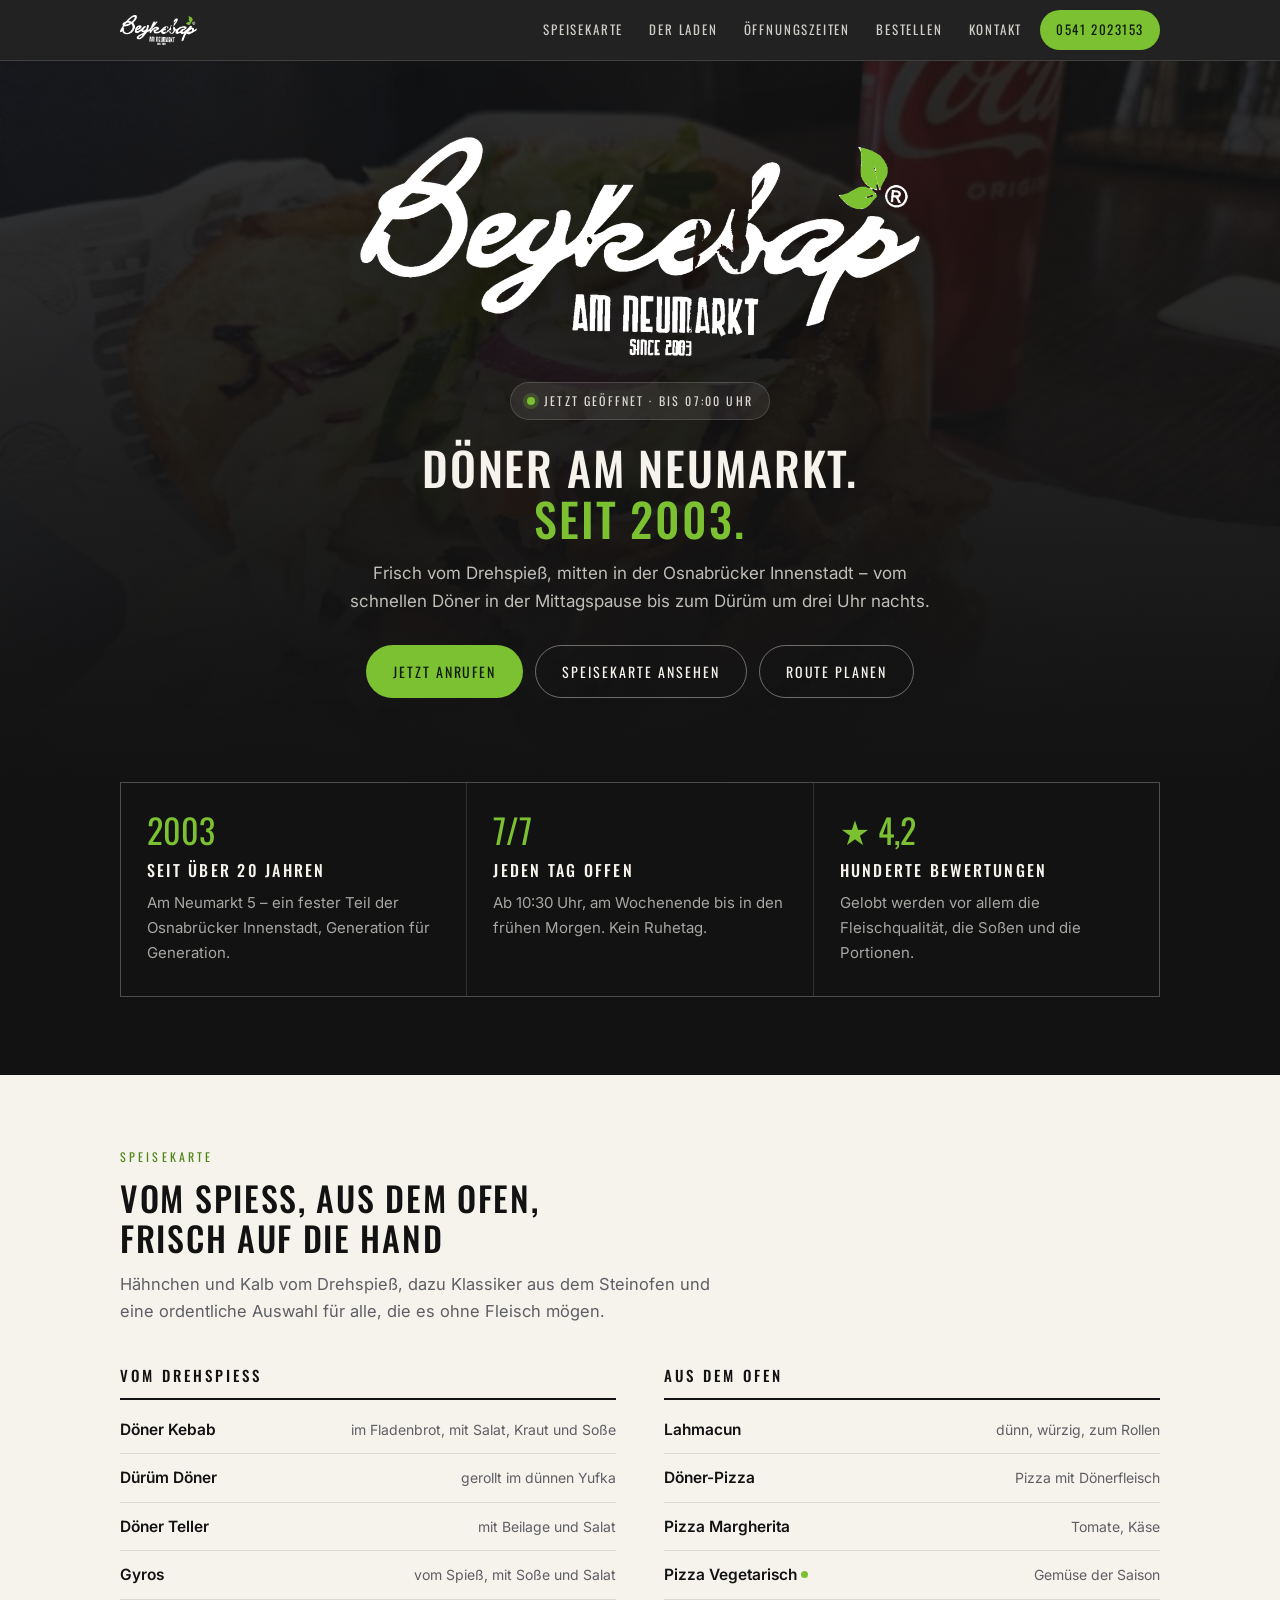
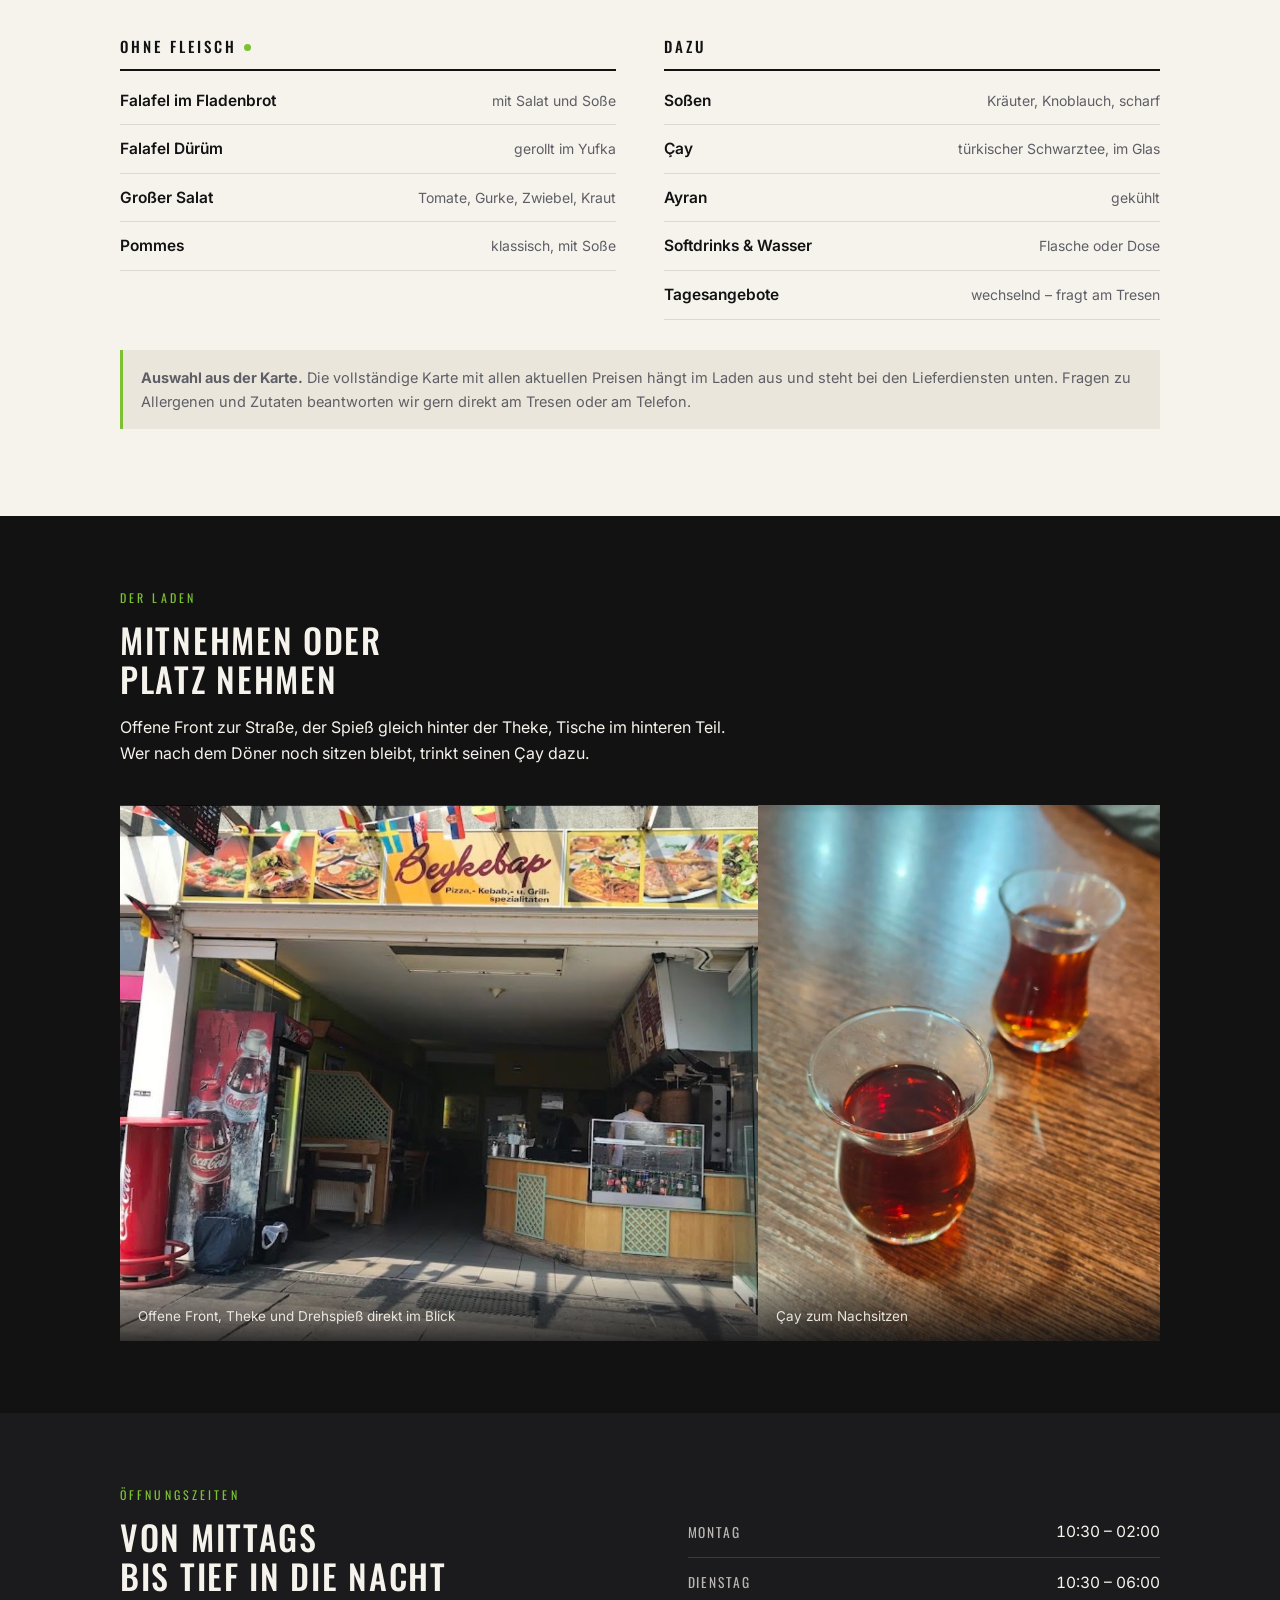
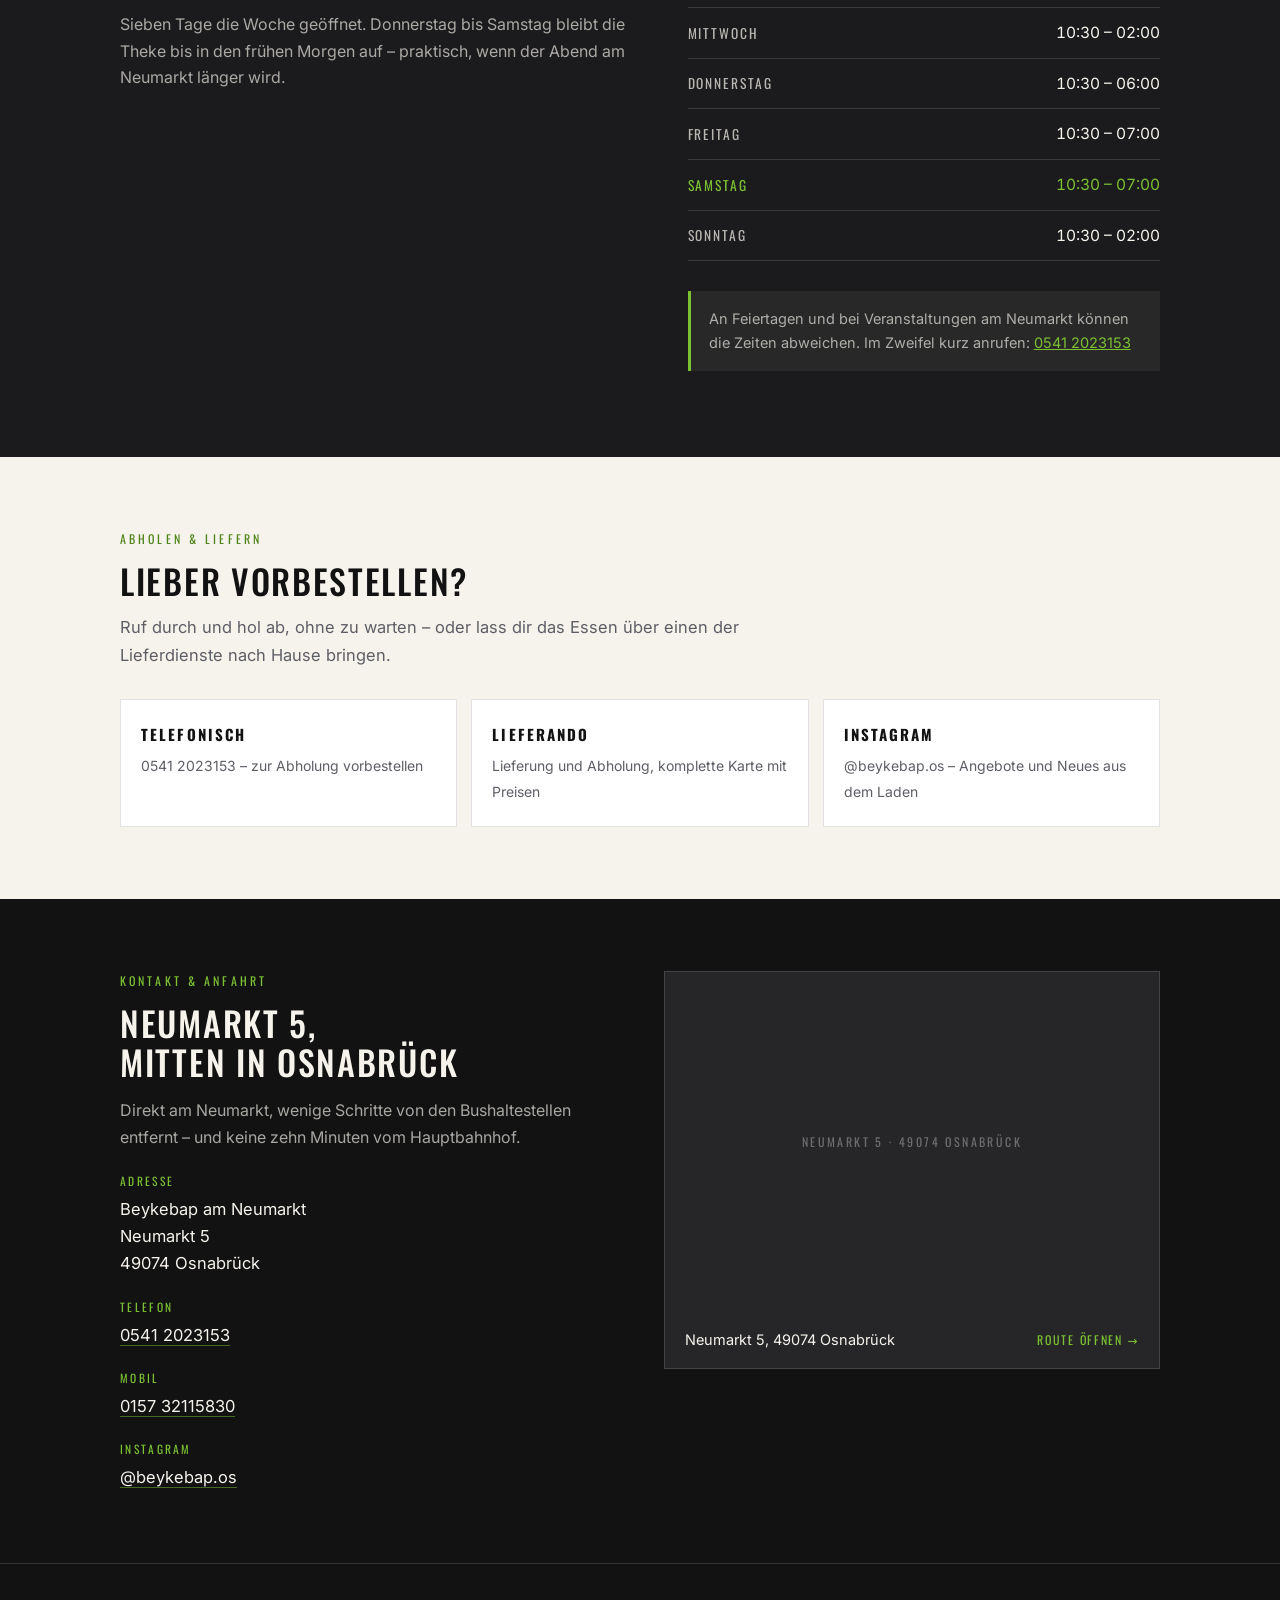
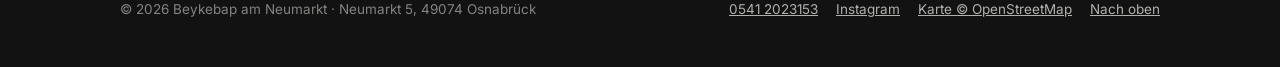
<file: beykebap.html>
<!DOCTYPE html>
<html lang="de">
<head>
<meta charset="utf-8">
<meta name="viewport" content="width=device-width, initial-scale=1, viewport-fit=cover">
<title>Beykebap am Neumarkt – Döner in Osnabrück seit 2003</title>
<meta name="description" content="Beykebap am Neumarkt in Osnabrück: Döner, Dürüm, Lahmacun, Falafel und Pizza – frisch vom Drehspieß, seit 2003 am Neumarkt 5. Täglich geöffnet bis tief in die Nacht.">
<meta name="theme-color" content="#121213">
<link rel="icon" href="assets/favicon.png" type="image/png">
<link rel="apple-touch-icon" href="assets/favicon.png">
<meta property="og:type" content="restaurant">
<meta property="og:title" content="Beykebap am Neumarkt – Döner in Osnabrück seit 2003">
<meta property="og:description" content="Döner, Dürüm, Lahmacun, Falafel und Pizza. Neumarkt 5, 49074 Osnabrück.">
<meta property="og:image" content="assets/beykebap-doener.jpg">
<meta property="og:locale" content="de_DE">
<link rel="preconnect" href="https://fonts.googleapis.com">
<link rel="preconnect" href="https://fonts.gstatic.com" crossorigin>
<link href="https://fonts.googleapis.com/css2?family=Oswald:wght@400;500;600&family=Inter:wght@400;500;600&display=swap" rel="stylesheet">
<style>
  :root{
    --ink:#121213; --ink-2:#1b1b1d; --ink-3:#262629;
    --cream:#F6F3EC; --cream-2:#EBE6DB;
    --green:#7CC132; --green-d:#4F8419;
    --red:#D24540;
    --muted:#8A8A90; --muted-l:#5E5E66;
    --line:rgba(18,18,19,.12); --line-d:rgba(246,243,236,.14);
    --display:"Oswald","Haettenschweiler","Arial Narrow",system-ui,sans-serif;
    --body:"Inter",system-ui,-apple-system,"Segoe UI",sans-serif;
  }
  *{box-sizing:border-box}
  html{scroll-behavior:smooth}
  body{
    margin:0;background:var(--cream);color:var(--ink);
    font:16px/1.65 var(--body);-webkit-text-size-adjust:100%;
    overflow-x:hidden;
  }
  img{max-width:100%;display:block}
  a{color:inherit}
  h1,h2,h3{font-family:var(--display);font-weight:500;letter-spacing:.02em;margin:0}
  .wrap{width:100%;max-width:1080px;margin:0 auto;padding:0 20px}
  .eyebrow{
    font-family:var(--display);text-transform:uppercase;letter-spacing:.26em;
    font-size:12px;color:var(--green-d);margin:0 0 12px
  }
  .eyebrow.hell{color:var(--green)}
  section{padding:72px 0}

  /* ---------- Kopf ---------- */
  .kopf{
    position:sticky;top:0;z-index:50;background:rgba(18,18,19,.93);
    backdrop-filter:blur(10px);-webkit-backdrop-filter:blur(10px);
    border-bottom:1px solid var(--line-d);
  }
  .kopf-inner{
    display:flex;align-items:center;gap:18px;
    padding:10px 20px calc(10px + env(safe-area-inset-bottom,0px));
    max-width:1080px;margin:0 auto;min-height:60px;
  }
  .kopf img{height:30px;width:auto}
  .nav{margin-left:auto;display:flex;gap:26px;align-items:center}
  .nav a{
    font-family:var(--display);text-transform:uppercase;letter-spacing:.14em;
    font-size:13px;color:var(--cream);text-decoration:none;opacity:.82;
  }
  .nav a:hover{opacity:1;color:var(--green)}
  @media(max-width:760px){.nav{display:none}}
  .tel-knopf{
    font-family:var(--display);text-transform:uppercase;letter-spacing:.12em;font-size:13px;
    background:var(--green);color:#0e1a05;text-decoration:none;
    padding:9px 16px;border-radius:999px;white-space:nowrap;
  }
  @media(max-width:760px){.kopf .tel-knopf{margin-left:auto}}

  /* ---------- Hero ---------- */
  .hero{
    position:relative;background:var(--ink);color:var(--cream);
    padding:0;overflow:hidden;
  }
  .hero-foto{
    position:absolute;inset:0;
    background:url("assets/beykebap-doener.jpg") center 58%/cover no-repeat;
    opacity:.42;filter:contrast(1.05) saturate(1.05);
  }
  .hero::after{
    content:"";position:absolute;inset:0;
    background:linear-gradient(180deg,rgba(18,18,19,.62) 0%,rgba(18,18,19,.78) 42%,rgba(18,18,19,.93) 78%,var(--ink) 100%);
  }
  .hero-inner{position:relative;z-index:2;padding:76px 20px 84px;max-width:1080px;margin:0 auto;text-align:center}
  .hero-logo{width:min(560px,86vw);margin:0 auto 26px;filter:drop-shadow(0 12px 40px rgba(0,0,0,.55))}
  .hero h1{
    font-size:clamp(28px,5.2vw,46px);line-height:1.12;text-transform:uppercase;
    letter-spacing:.04em;margin:0 0 14px;
  }
  .hero h1 em{font-style:normal;color:var(--green)}
  .hero p.lead{
    max-width:600px;margin:0 auto 30px;color:rgba(246,243,236,.76);font-size:17px;
  }
  .ctas{display:flex;flex-wrap:wrap;gap:12px;justify-content:center}
  .knopf{
    font-family:var(--display);text-transform:uppercase;letter-spacing:.14em;font-size:14px;
    text-decoration:none;padding:14px 26px;border-radius:999px;
    border:1px solid transparent;transition:transform .15s ease,background .15s ease;
  }
  .knopf:active{transform:translateY(1px)}
  .knopf-voll{background:var(--green);color:#0e1a05}
  .knopf-voll:hover{background:#8BD43B}
  .knopf-rand{border-color:rgba(246,243,236,.4);color:var(--cream)}
  .knopf-rand:hover{border-color:var(--green);color:var(--green)}
  .knopf-dunkel{background:var(--ink);color:var(--cream)}

  /* Status-Pille */
  .status{
    display:inline-flex;align-items:center;gap:9px;margin:0 0 22px;
    font-family:var(--display);text-transform:uppercase;letter-spacing:.18em;font-size:12px;
    background:rgba(246,243,236,.08);border:1px solid rgba(246,243,236,.16);
    padding:8px 16px;border-radius:999px;color:rgba(246,243,236,.9);
  }
  .punkt{width:8px;height:8px;border-radius:50%;background:var(--muted);flex:none}
  .status.offen .punkt{background:var(--green);box-shadow:0 0 0 4px rgba(124,193,50,.22)}
  .status.zu .punkt{background:var(--red);box-shadow:0 0 0 4px rgba(210,69,64,.2)}

  /* ---------- Merkmale ---------- */
  .merkmale{background:var(--ink);color:var(--cream);padding-top:0;padding-bottom:78px}
  .karten{display:grid;grid-template-columns:repeat(3,1fr);gap:1px;background:var(--line-d);border:1px solid var(--line-d)}
  @media(max-width:760px){.karten{grid-template-columns:1fr}}
  .karte{background:var(--ink);padding:30px 26px}
  .karte .zahl{font-family:var(--display);font-size:34px;color:var(--green);line-height:1;margin-bottom:10px}
  .karte h3{font-size:16px;text-transform:uppercase;letter-spacing:.14em;margin-bottom:8px}
  .karte p{margin:0;color:rgba(246,243,236,.66);font-size:15px}

  /* ---------- Speisekarte ---------- */
  .karte-raster{display:grid;grid-template-columns:repeat(2,1fr);gap:34px 48px;margin-top:38px}
  @media(max-width:760px){.karte-raster{grid-template-columns:1fr;gap:30px}}
  .gruppe h3{
    font-size:15px;text-transform:uppercase;letter-spacing:.2em;
    padding-bottom:10px;border-bottom:2px solid var(--ink);margin-bottom:6px;
  }
  .gruppe ul{list-style:none;margin:0;padding:0}
  .gruppe li{
    padding:11px 0;border-bottom:1px solid var(--line);
    display:flex;gap:14px;align-items:baseline;
  }
  .gruppe li b{font-weight:600;font-size:15.5px}
  .gruppe li span{color:var(--muted-l);font-size:14px;margin-left:auto;text-align:right}
  .veg{
    display:inline-block;width:7px;height:7px;border-radius:50%;
    background:var(--green);flex:none;transform:translateY(-2px)
  }
  .hinweis{
    margin-top:30px;padding:16px 18px;background:var(--cream-2);
    border-left:3px solid var(--green);font-size:14.5px;color:var(--muted-l);
  }

  /* ---------- Der Laden ---------- */
  .laden{background:var(--ink);color:var(--cream)}
  .laden-kopf{max-width:620px}
  .laden-bilder{
    display:grid;grid-template-columns:1.55fr 1fr;gap:14px;margin-top:38px;align-items:stretch;
  }
  @media(max-width:760px){.laden-bilder{grid-template-columns:1fr}}
  .bild{position:relative;overflow:hidden;background:var(--ink-3);margin:0}
  .bild img{width:100%;height:100%;object-fit:cover;display:block}
  .bild.quer{aspect-ratio:4/3}
  .bild.hoch{aspect-ratio:3/4}
  @media(max-width:760px){.bild.hoch{aspect-ratio:4/3}}
  .bild figcaption{
    position:absolute;left:0;right:0;bottom:0;
    padding:34px 18px 14px;font-size:13.5px;color:rgba(246,243,236,.92);
    background:linear-gradient(180deg,transparent,rgba(18,18,19,.85));
  }

  /* ---------- Zeiten ---------- */
  .zeiten-block{background:var(--ink-2);color:var(--cream)}
  .zeiten-raster{display:grid;grid-template-columns:1.1fr 1fr;gap:48px;align-items:start}
  @media(max-width:860px){.zeiten-raster{grid-template-columns:1fr;gap:34px}}
  table.zeiten{width:100%;border-collapse:collapse;margin-top:22px}
  table.zeiten td{padding:12px 0;border-bottom:1px solid var(--line-d);font-size:15.5px}
  table.zeiten td:first-child{
    font-family:var(--display);text-transform:uppercase;letter-spacing:.14em;font-size:13.5px;
    color:rgba(246,243,236,.72)
  }
  table.zeiten td:last-child{text-align:right;font-variant-numeric:tabular-nums}
  table.zeiten tr.heute td{color:var(--green)}
  table.zeiten tr.heute td:first-child{color:var(--green)}
  .zeiten-block .hinweis{background:rgba(246,243,236,.06);border-left-color:var(--green);color:rgba(246,243,236,.66)}

  /* ---------- Bestellen ---------- */
  .liefer{display:grid;grid-template-columns:repeat(3,1fr);gap:14px;margin-top:30px}
  @media(max-width:760px){.liefer{grid-template-columns:1fr}}
  .liefer a{
    display:block;padding:22px 20px;background:#fff;border:1px solid var(--line);
    text-decoration:none;transition:border-color .15s ease,transform .15s ease;
  }
  .liefer a:hover{border-color:var(--green);transform:translateY(-2px)}
  .liefer strong{display:block;font-family:var(--display);text-transform:uppercase;letter-spacing:.14em;font-size:15px;margin-bottom:5px}
  .liefer span{font-size:14px;color:var(--muted-l)}

  /* ---------- Kontakt ---------- */
  .kontakt{background:var(--ink);color:var(--cream)}
  .kontakt-raster{display:grid;grid-template-columns:1fr 1fr;gap:48px}
  @media(max-width:860px){.kontakt-raster{grid-template-columns:1fr;gap:34px}}
  .kontakt dl{margin:22px 0 0}
  .kontakt dt{
    font-family:var(--display);text-transform:uppercase;letter-spacing:.2em;font-size:11.5px;
    color:var(--green);margin-top:20px
  }
  .kontakt dt:first-child{margin-top:0}
  .kontakt dd{margin:5px 0 0;font-size:16.5px}
  .kontakt dd a{color:var(--cream);text-decoration:none;border-bottom:1px solid rgba(124,193,50,.5)}
  .kontakt dd a:hover{color:var(--green)}
  .karte-bild{
    display:block;border:1px solid var(--line-d);background:var(--ink-3);
    text-decoration:none;color:var(--cream);padding:0;overflow:hidden;
  }
  .karte-bild img{width:100%;height:auto}
  .karte-rahmen{position:relative;height:340px;background:var(--ink-3)}
  @media(max-width:860px){.karte-rahmen{height:280px}}
  .karte-rahmen::before{
    content:"Neumarkt 5 · 49074 Osnabrück";position:absolute;inset:0;z-index:0;
    display:flex;align-items:center;justify-content:center;
    font-family:var(--display);text-transform:uppercase;letter-spacing:.2em;
    font-size:12px;color:rgba(246,243,236,.35);text-align:center;padding:20px;
  }
  .karte-rahmen iframe{
    position:relative;z-index:1;width:100%;height:100%;border:0;display:block;
    filter:grayscale(.25) contrast(1.04);
  }
  .karte-bild .fuss{padding:16px 20px;display:flex;align-items:center;gap:12px;font-size:14.5px}
  .karte-bild .fuss span{margin-left:auto;color:var(--green);font-family:var(--display);text-transform:uppercase;letter-spacing:.14em;font-size:12px}

  /* ---------- Fuß ---------- */
  footer{background:var(--ink);color:rgba(246,243,236,.5);padding:34px 0 46px;border-top:1px solid var(--line-d);font-size:13.5px}
  footer .wrap{display:flex;flex-wrap:wrap;gap:16px;align-items:center}
  footer a{color:rgba(246,243,236,.7)}
  footer .rechts{margin-left:auto;display:flex;gap:18px}
  @media(max-width:600px){footer .rechts{margin-left:0}}

  section h2{font-size:clamp(24px,4vw,34px);text-transform:uppercase;letter-spacing:.05em;line-height:1.15}
  section > .wrap > p.intro{max-width:620px;color:var(--muted-l);margin:14px 0 0;font-size:16.5px}
  .kontakt p.intro,.zeiten-block p.intro{color:rgba(246,243,236,.66)}
</style>
</head>
<body>

<header class="kopf">
  <div class="kopf-inner">
    <a href="#oben" aria-label="Beykebap am Neumarkt – Startseite">
      <img src="assets/beykebap-logo.png" alt="Beykebap am Neumarkt">
    </a>
    <nav class="nav">
      <a href="#karte">Speisekarte</a>
      <a href="#laden">Der Laden</a>
      <a href="#zeiten">Öffnungszeiten</a>
      <a href="#bestellen">Bestellen</a>
      <a href="#kontakt">Kontakt</a>
    </nav>
    <a class="tel-knopf" href="tel:+495412023153">0541 2023153</a>
  </div>
</header>

<!-- ============ HERO ============ -->
<div class="hero" id="oben">
  <div class="hero-foto" role="img" aria-label="Das Schild von Beykebap am Neumarkt in Osnabrück"></div>
  <div class="hero-inner">
    <img class="hero-logo" src="assets/beykebap-logo.png" alt="Beykebap am Neumarkt – seit 2003">
    <div class="status" id="status" hidden>
      <i class="punkt"></i><span id="status-text">Öffnungszeiten prüfen</span>
    </div>
    <h1>Döner am Neumarkt.<br><em>Seit 2003.</em></h1>
    <p class="lead">
      Frisch vom Drehspieß, mitten in der Osnabrücker Innenstadt – vom schnellen
      Döner in der Mittagspause bis zum Dürüm um drei Uhr nachts.
    </p>
    <div class="ctas">
      <a class="knopf knopf-voll" href="tel:+495412023153">Jetzt anrufen</a>
      <a class="knopf knopf-rand" href="#karte">Speisekarte ansehen</a>
      <a class="knopf knopf-rand" href="https://www.google.com/maps/search/?api=1&query=Beykebap%2C%20Neumarkt%205%2C%2049074%20Osnabr%C3%BCck" target="_blank" rel="noopener">Route planen</a>
    </div>
  </div>
</div>

<!-- ============ MERKMALE ============ -->
<section class="merkmale">
  <div class="wrap">
    <div class="karten">
      <div class="karte">
        <div class="zahl">2003</div>
        <h3>Seit über 20 Jahren</h3>
        <p>Am Neumarkt 5 – ein fester Teil der Osnabrücker Innenstadt, Generation für Generation.</p>
      </div>
      <div class="karte">
        <div class="zahl">7/7</div>
        <h3>Jeden Tag offen</h3>
        <p>Ab 10:30 Uhr, am Wochenende bis in den frühen Morgen. Kein Ruhetag.</p>
      </div>
      <div class="karte">
        <div class="zahl">★ 4,2</div>
        <h3>Hunderte Bewertungen</h3>
        <p>Gelobt werden vor allem die Fleischqualität, die Soßen und die Portionen.</p>
      </div>
    </div>
  </div>
</section>

<!-- ============ SPEISEKARTE ============
     HINWEIS FÜR DEN BETREIBER: Die folgenden Gerichte sind aus öffentlichen
     Einträgen (Lieferando, speisekarte.de, Bewertungsportale) zusammengetragen.
     Bitte vor dem Veröffentlichen gegen die echte Karte prüfen und Preise ergänzen.
================================================= -->
<section id="karte">
  <div class="wrap">
    <p class="eyebrow">Speisekarte</p>
    <h2>Vom Spieß, aus dem Ofen,<br>frisch auf die Hand</h2>
    <p class="intro">
      Hähnchen und Kalb vom Drehspieß, dazu Klassiker aus dem Steinofen und
      eine ordentliche Auswahl für alle, die es ohne Fleisch mögen.
    </p>

    <div class="karte-raster">
      <div class="gruppe">
        <h3>Vom Drehspieß</h3>
        <ul>
          <li><b>Döner Kebab</b><span>im Fladenbrot, mit Salat, Kraut und Soße</span></li>
          <li><b>Dürüm Döner</b><span>gerollt im dünnen Yufka</span></li>
          <li><b>Döner Teller</b><span>mit Beilage und Salat</span></li>
          <li><b>Gyros</b><span>vom Spieß, mit Soße und Salat</span></li>
        </ul>
      </div>

      <div class="gruppe">
        <h3>Aus dem Ofen</h3>
        <ul>
          <li><b>Lahmacun</b><span>dünn, würzig, zum Rollen</span></li>
          <li><b>Döner-Pizza</b><span>Pizza mit Dönerfleisch</span></li>
          <li><b>Pizza Margherita</b><span>Tomate, Käse</span></li>
          <li><b>Pizza Vegetarisch <i class="veg" aria-hidden="true"></i></b><span>Gemüse der Saison</span></li>
        </ul>
      </div>

      <div class="gruppe">
        <h3>Ohne Fleisch <i class="veg" aria-hidden="true"></i></h3>
        <ul>
          <li><b>Falafel im Fladenbrot</b><span>mit Salat und Soße</span></li>
          <li><b>Falafel Dürüm</b><span>gerollt im Yufka</span></li>
          <li><b>Großer Salat</b><span>Tomate, Gurke, Zwiebel, Kraut</span></li>
          <li><b>Pommes</b><span>klassisch, mit Soße</span></li>
        </ul>
      </div>

      <div class="gruppe">
        <h3>Dazu</h3>
        <ul>
          <li><b>Soßen</b><span>Kräuter, Knoblauch, scharf</span></li>
          <li><b>Çay</b><span>türkischer Schwarztee, im Glas</span></li>
          <li><b>Ayran</b><span>gekühlt</span></li>
          <li><b>Softdrinks &amp; Wasser</b><span>Flasche oder Dose</span></li>
          <li><b>Tagesangebote</b><span>wechselnd – fragt am Tresen</span></li>
        </ul>
      </div>
    </div>

    <p class="hinweis">
      <strong>Auswahl aus der Karte.</strong> Die vollständige Karte mit allen
      aktuellen Preisen hängt im Laden aus und steht bei den Lieferdiensten unten.
      Fragen zu Allergenen und Zutaten beantworten wir gern direkt am Tresen oder
      am Telefon.
    </p>
  </div>
</section>

<!-- ============ DER LADEN ============ -->
<section class="laden" id="laden">
  <div class="wrap">
    <div class="laden-kopf">
      <p class="eyebrow hell">Der Laden</p>
      <h2>Mitnehmen oder<br>Platz nehmen</h2>
      <p class="intro">
        Offene Front zur Straße, der Spieß gleich hinter der Theke, Tische im
        hinteren Teil. Wer nach dem Döner noch sitzen bleibt, trinkt seinen Çay dazu.
      </p>
    </div>
    <div class="laden-bilder">
      <figure class="bild quer">
        <img src="assets/beykebap-laden.jpg" alt="Blick von der Straße in den Laden: Theke, Kühlschrank und der Drehspieß"
             loading="lazy" width="1170" height="860">
        <figcaption>Offene Front, Theke und Drehspieß direkt im Blick</figcaption>
      </figure>
      <figure class="bild hoch">
        <img src="assets/beykebap-cay.jpg" alt="Zwei Gläser türkischer Çay auf einem Holztisch"
             loading="lazy" width="913" height="1200">
        <figcaption>Çay zum Nachsitzen</figcaption>
      </figure>
    </div>
  </div>
</section>

<!-- ============ ÖFFNUNGSZEITEN ============ -->
<section class="zeiten-block" id="zeiten">
  <div class="wrap">
    <div class="zeiten-raster">
      <div>
        <p class="eyebrow hell">Öffnungszeiten</p>
        <h2>Von mittags<br>bis tief in die Nacht</h2>
        <p class="intro">
          Sieben Tage die Woche geöffnet. Donnerstag bis Samstag bleibt die
          Theke bis in den frühen Morgen auf – praktisch, wenn der Abend
          am Neumarkt länger wird.
        </p>
      </div>
      <div>
        <table class="zeiten" id="zeiten-tabelle">
          <tbody>
            <tr data-tag="1"><td>Montag</td><td>10:30 – 02:00</td></tr>
            <tr data-tag="2"><td>Dienstag</td><td>10:30 – 06:00</td></tr>
            <tr data-tag="3"><td>Mittwoch</td><td>10:30 – 02:00</td></tr>
            <tr data-tag="4"><td>Donnerstag</td><td>10:30 – 06:00</td></tr>
            <tr data-tag="5"><td>Freitag</td><td>10:30 – 07:00</td></tr>
            <tr data-tag="6"><td>Samstag</td><td>10:30 – 07:00</td></tr>
            <tr data-tag="0"><td>Sonntag</td><td>10:30 – 02:00</td></tr>
          </tbody>
        </table>
        <p class="hinweis">
          An Feiertagen und bei Veranstaltungen am Neumarkt können die Zeiten
          abweichen. Im Zweifel kurz anrufen: <a href="tel:+495412023153" style="color:var(--green)">0541 2023153</a>
        </p>
      </div>
    </div>
  </div>
</section>

<!-- ============ BESTELLEN ============ -->
<section id="bestellen">
  <div class="wrap">
    <p class="eyebrow">Abholen &amp; Liefern</p>
    <h2>Lieber vorbestellen?</h2>
    <p class="intro">
      Ruf durch und hol ab, ohne zu warten – oder lass dir das Essen über einen
      der Lieferdienste nach Hause bringen.
    </p>
    <div class="liefer">
      <a href="tel:+495412023153">
        <strong>Telefonisch</strong>
        <span>0541 2023153 – zur Abholung vorbestellen</span>
      </a>
      <a href="https://www.lieferando.de/speisekarte/beykebap-49074-osnabruck" target="_blank" rel="noopener">
        <strong>Lieferando</strong>
        <span>Lieferung und Abholung, komplette Karte mit Preisen</span>
      </a>
      <a href="https://www.instagram.com/beykebap.os/" target="_blank" rel="noopener">
        <strong>Instagram</strong>
        <span>@beykebap.os – Angebote und Neues aus dem Laden</span>
      </a>
    </div>
  </div>
</section>

<!-- ============ KONTAKT ============ -->
<section class="kontakt" id="kontakt">
  <div class="wrap">
    <div class="kontakt-raster">
      <div>
        <p class="eyebrow hell">Kontakt &amp; Anfahrt</p>
        <h2>Neumarkt 5,<br>mitten in Osnabrück</h2>
        <p class="intro">
          Direkt am Neumarkt, wenige Schritte von den Bushaltestellen entfernt –
          und keine zehn Minuten vom Hauptbahnhof.
        </p>
        <dl>
          <dt>Adresse</dt>
          <dd>Beykebap am Neumarkt<br>Neumarkt 5<br>49074 Osnabrück</dd>
          <dt>Telefon</dt>
          <dd><a href="tel:+495412023153">0541 2023153</a></dd>
          <dt>Mobil</dt>
          <dd><a href="tel:+4915732115830">0157 32115830</a></dd>
          <dt>Instagram</dt>
          <dd><a href="https://www.instagram.com/beykebap.os/" target="_blank" rel="noopener">@beykebap.os</a></dd>
        </dl>
      </div>
      <div>
        <div class="karte-bild">
          <div class="karte-rahmen">
            <iframe
              title="Karte: Beykebap am Neumarkt, Neumarkt 5, 49074 Osnabrück"
              loading="lazy" referrerpolicy="no-referrer-when-downgrade"
              src="https://www.openstreetmap.org/export/embed.html?bbox=8.0430%2C52.2701%2C8.0550%2C52.2761&amp;layer=mapnik&amp;marker=52.2731091%2C8.0490061"></iframe>
          </div>
          <a class="fuss" href="https://www.google.com/maps/search/?api=1&amp;query=Beykebap%2C%20Neumarkt%205%2C%2049074%20Osnabr%C3%BCck"
             target="_blank" rel="noopener" style="text-decoration:none">
            Neumarkt 5, 49074 Osnabrück <span>Route öffnen →</span>
          </a>
        </div>
      </div>
    </div>
  </div>
</section>

<footer>
  <div class="wrap">
    <div>© <span id="jahr">2026</span> Beykebap am Neumarkt · Neumarkt 5, 49074 Osnabrück</div>
    <div class="rechts">
      <a href="tel:+495412023153">0541 2023153</a>
      <a href="https://www.instagram.com/beykebap.os/" target="_blank" rel="noopener">Instagram</a>
      <a href="https://www.openstreetmap.org/copyright" target="_blank" rel="noopener">Karte © OpenStreetMap</a>
      <a href="#oben">Nach oben</a>
    </div>
  </div>
</footer>

<script type="application/ld+json">
{
  "@context":"https://schema.org",
  "@type":"Restaurant",
  "name":"Beykebap am Neumarkt",
  "image":"assets/beykebap-doener.jpg",
  "servesCuisine":["Türkisch","Döner","Pizza"],
  "priceRange":"€",
  "foundingDate":"2003",
  "telephone":"+49 541 2023153",
  "address":{
    "@type":"PostalAddress",
    "streetAddress":"Neumarkt 5",
    "postalCode":"49074",
    "addressLocality":"Osnabrück",
    "addressRegion":"Niedersachsen",
    "addressCountry":"DE"
  },
  "sameAs":["https://www.instagram.com/beykebap.os/"],
  "openingHoursSpecification":[
    {"@type":"OpeningHoursSpecification","dayOfWeek":"Monday","opens":"10:30","closes":"02:00"},
    {"@type":"OpeningHoursSpecification","dayOfWeek":"Tuesday","opens":"10:30","closes":"06:00"},
    {"@type":"OpeningHoursSpecification","dayOfWeek":"Wednesday","opens":"10:30","closes":"02:00"},
    {"@type":"OpeningHoursSpecification","dayOfWeek":"Thursday","opens":"10:30","closes":"06:00"},
    {"@type":"OpeningHoursSpecification","dayOfWeek":"Friday","opens":"10:30","closes":"07:00"},
    {"@type":"OpeningHoursSpecification","dayOfWeek":"Saturday","opens":"10:30","closes":"07:00"},
    {"@type":"OpeningHoursSpecification","dayOfWeek":"Sunday","opens":"10:30","closes":"02:00"}
  ]
}
</script>

<script>
(function(){
  "use strict";

  // Schliesszeit als Minuten ab Mitternacht DIESES Tages (>1440 = naechster Tag)
  var ZEITEN = {
    0:[630,1560],  // So 10:30 - 02:00
    1:[630,1560],  // Mo
    2:[630,1800],  // Di 10:30 - 06:00
    3:[630,1560],  // Mi
    4:[630,1800],  // Do
    5:[630,1860],  // Fr 10:30 - 07:00
    6:[630,1860]   // Sa
  };

  function hhmm(min){
    var m = ((min % 1440) + 1440) % 1440;
    return String(Math.floor(m/60)).padStart(2,"0") + ":" + String(m%60).padStart(2,"0");
  }

  // Ortszeit Europe/Berlin, unabhaengig von der Geraete-Zeitzone
  function jetztInOsnabrueck(){
    var teile = new Intl.DateTimeFormat("de-DE",{
      timeZone:"Europe/Berlin", weekday:"short", hour:"2-digit", minute:"2-digit", hour12:false
    }).formatToParts(new Date());
    var v = {};
    teile.forEach(function(t){ v[t.type] = t.value; });
    var kurz = {"So":0,"Mo":1,"Di":2,"Mi":3,"Do":4,"Fr":5,"Sa":6};
    var tag = kurz[v.weekday.replace(".","").slice(0,2)];
    var stunde = parseInt(v.hour,10) % 24;
    return { tag: (tag === undefined ? new Date().getDay() : tag),
             minuten: stunde*60 + parseInt(v.minute,10) };
  }

  function status(){
    var n = jetztInOsnabrueck();
    // heute und gestern pruefen (Nachtschicht laeuft ueber Mitternacht)
    for (var zurueck = 0; zurueck <= 1; zurueck++){
      var tag = (n.tag - zurueck + 7) % 7;
      var z = ZEITEN[tag];
      var min = n.minuten + zurueck*1440;
      if (min >= z[0] && min < z[1]){
        return { offen:true, bis:hhmm(z[1]) };
      }
    }
    // naechste Oeffnung finden
    for (var vor = 0; vor <= 7; vor++){
      var t2 = (n.tag + vor) % 7;
      var start = ZEITEN[t2][0] + vor*1440;
      if (start > n.minuten) return { offen:false, ab:hhmm(ZEITEN[t2][0]), heute: vor === 0 };
    }
    return { offen:false, ab:"10:30", heute:false };
  }

  function zeichnen(){
    var el = document.getElementById("status");
    var txt = document.getElementById("status-text");
    if (!el || !txt) return;
    var s = status();
    el.hidden = false;
    el.classList.toggle("offen", s.offen);
    el.classList.toggle("zu", !s.offen);
    txt.textContent = s.offen
      ? "Jetzt geöffnet · bis " + s.bis + " Uhr"
      : "Gerade geschlossen · öffnet " + (s.heute ? "heute" : "wieder") + " um " + s.ab + " Uhr";

    var heute = jetztInOsnabrueck().tag;
    var zeilen = document.querySelectorAll("#zeiten-tabelle tr");
    for (var i = 0; i < zeilen.length; i++){
      zeilen[i].classList.toggle("heute", Number(zeilen[i].dataset.tag) === heute);
    }
  }

  var j = document.getElementById("jahr");
  if (j) j.textContent = new Date().getFullYear();

  zeichnen();
  setInterval(zeichnen, 60000);
})();
</script>

</body>
</html>
</file>
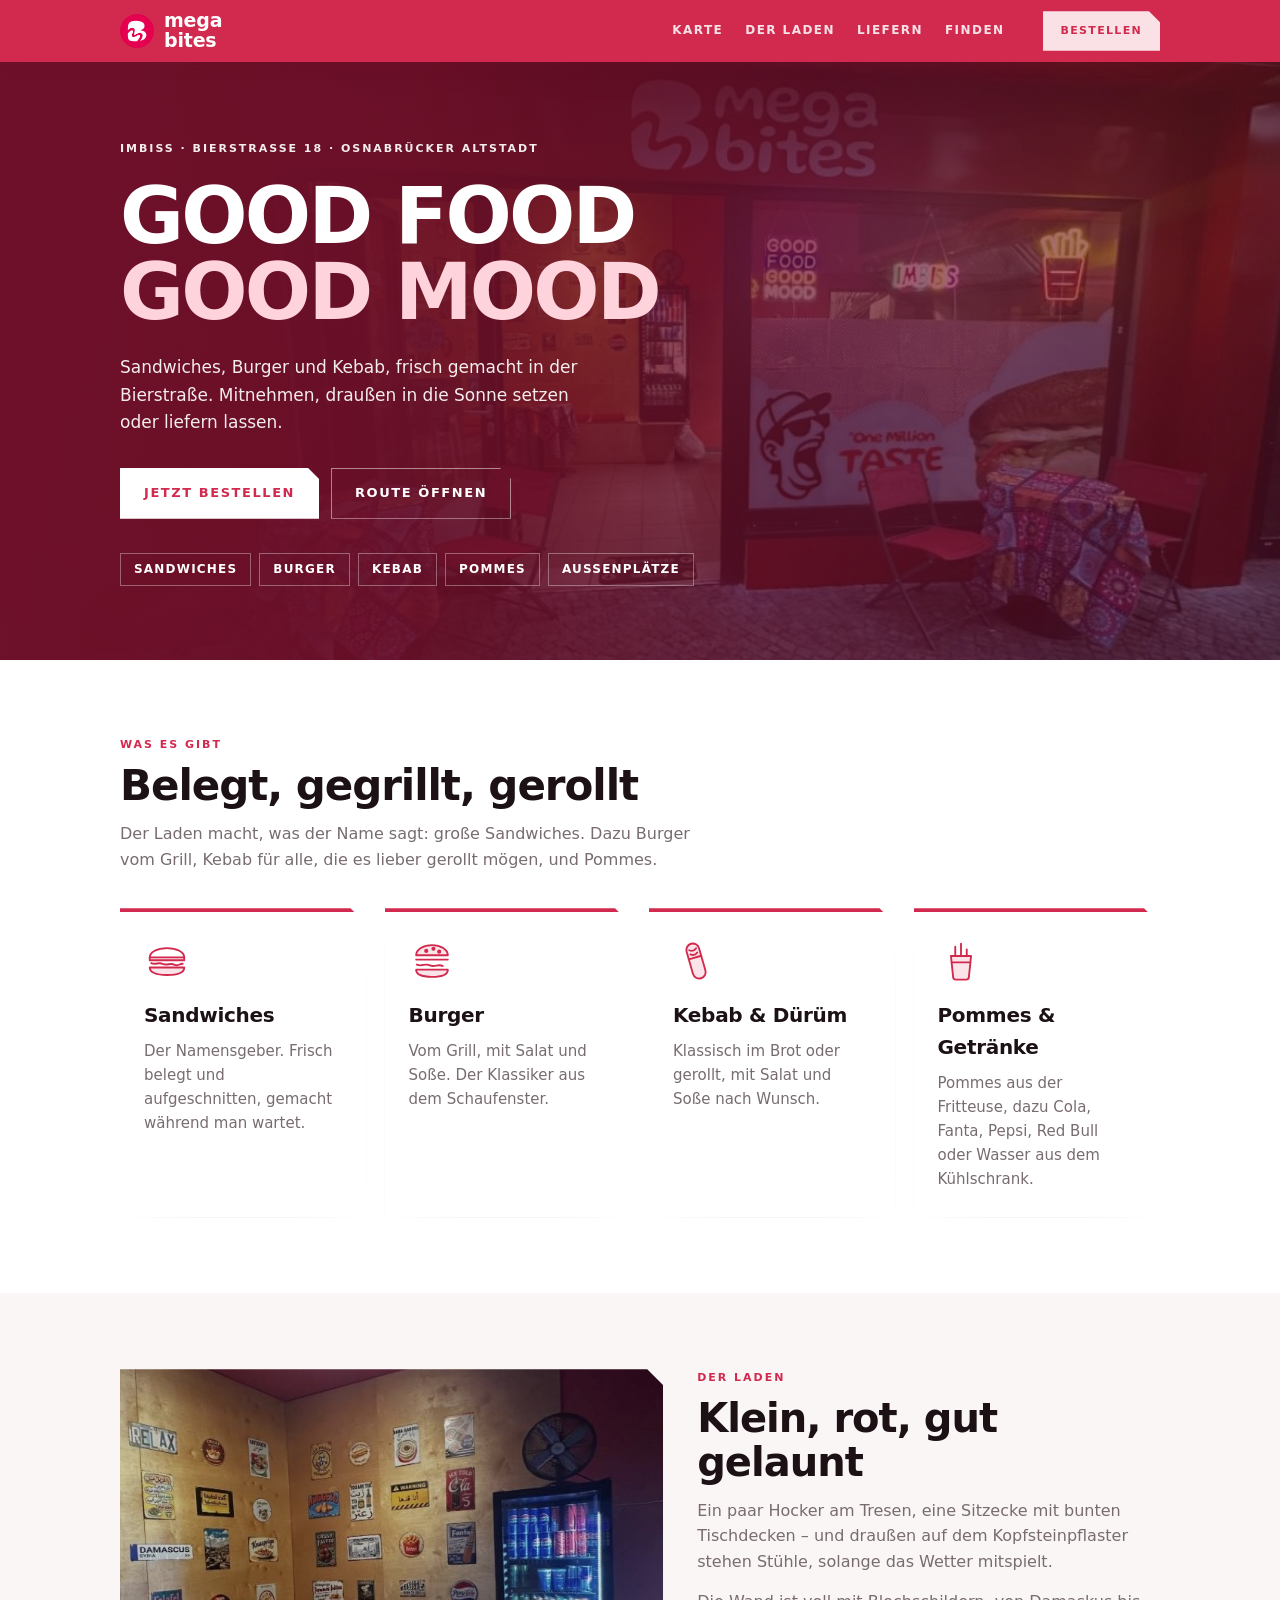
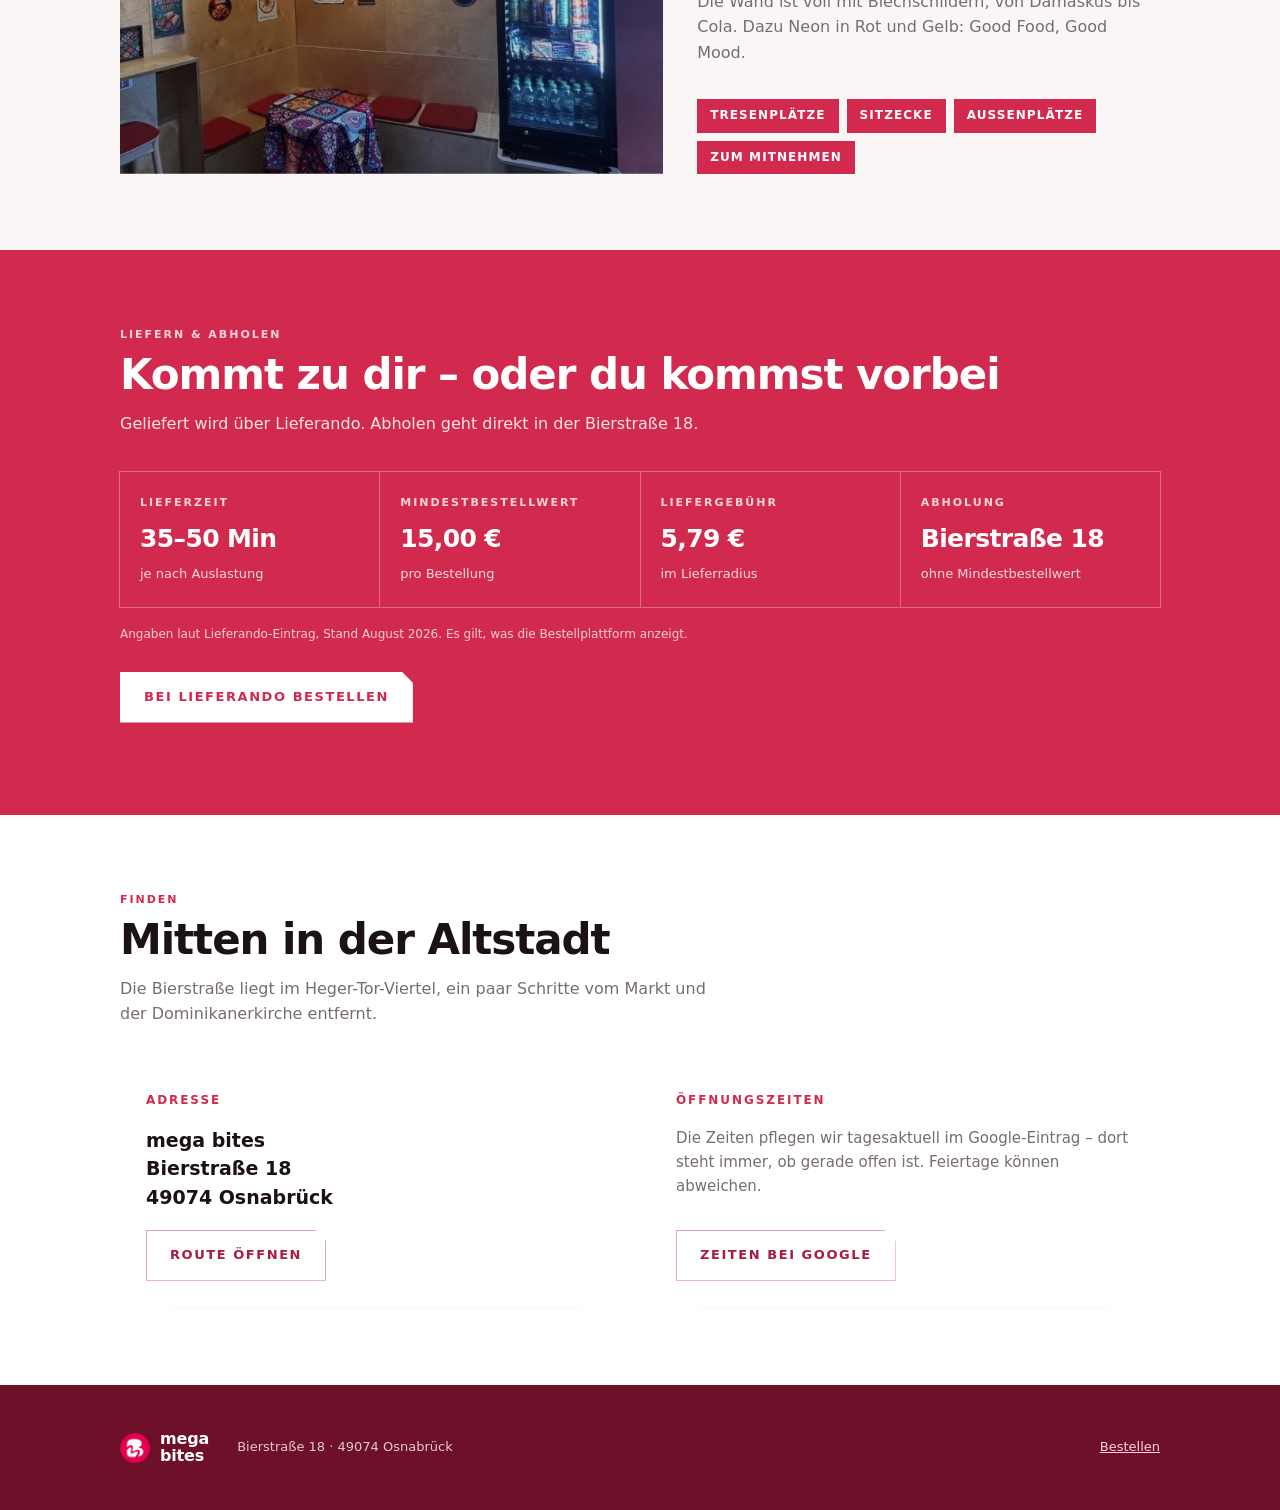
<file: megabites.html>
<!DOCTYPE html>
<html lang="de">
<head>
<meta charset="utf-8">
<meta name="viewport" content="width=device-width, initial-scale=1, viewport-fit=cover">
<meta name="robots" content="noindex, nofollow">
<meta name="theme-color" content="#D22A4E">
<title>mega bites Osnabrück – Good Food, Good Mood</title>
<meta name="description" content="mega bites, Bierstraße 18 in der Osnabrücker Altstadt: Sandwiches, Burger und Kebab. Zum Mitnehmen, draußen sitzen oder liefern lassen.">
<link rel="icon" href="bilder/favicon.png">

<meta property="og:type" content="restaurant">
<meta property="og:title" content="mega bites Osnabrück – Good Food, Good Mood">
<meta property="og:description" content="Sandwiches, Burger und Kebab in der Bierstraße 18. Mitnehmen, draußen sitzen oder liefern lassen.">
<meta property="og:image" content="bilder/laden-aussen.jpg">
<meta property="og:locale" content="de_DE">
<meta name="twitter:card" content="summary_large_image">

<!--
  ============================================================
  mega bites Osnabrück
  ============================================================

  BELEGTE ANGABEN – Recherche (Stand 22.08.2026)
    Name       mega bites · Google-Eintrag "MegaBites: Sandwiches and more"
    Adresse    Bierstraße 18, 49074 Osnabrück (Altstadt, Heger-Tor-Viertel)
    Geo        52.2776483, 8.0405277  (Nominatim/OSM)
    Kategorie  Fast Food · Sandwiches · Kebab
    Lieferung  über Lieferando: 35–50 Min, Mindestbestellwert 15,00 €,
               Liefergebühr 5,79 €

  BELEGTE ANGABEN – aus den Fotos des Ladens
    Markenrot  #D22A4E, aus dem Logo gemessen
    Wortmarke  "mega bites" klein, weiß auf Rot, mit rundem B-Signet
    Neon       "GOOD FOOD GOOD MOOD" · "IMBISS" · Pommes · Sandwich
    Fenster    Burger-Grafik mit Maskottchen
    Laden      Tresenplätze, Sitzecke, Außenplätze auf dem Kopfsteinpflaster,
               Getränkekühlschrank (Cola, Fanta, Pepsi, Red Bull, Wasser)

  Die Blechschilder an der Wand (Damascus, Fatayer, Baba Ganoush, Falafel)
  sind Deko und stehen deshalb nicht als Gerichte auf der Karte.

  VOR DEM LIVEGANG
    1. Impressum ergänzen – Pflicht nach § 5 DDG. Fehlt bewusst, weil die
       Betreiberangaben nicht recherchierbar waren.
    2. noindex-Meta oben entfernen.
    3. og:image auf eine absolute URL umstellen, sobald die Domain feststeht.
    4. Bestell-Link prüfen: lieferando.de/speisekarte/megabites ist der
       indexierte Slug, ließ sich aber nicht gegenprüfen (403 für Bots).
    5. Optional nachtragen: Telefonnummer, Öffnungszeiten als Tabelle,
       Speisekarte mit Preisen, Instagram im Fuß.
-->

<script type="application/ld+json">
{
  "@context": "https://schema.org",
  "@type": "Restaurant",
  "name": "mega bites",
  "servesCuisine": ["Sandwiches", "Burger", "Kebab"],
  "image": "bilder/laden-aussen.jpg",
  "address": {
    "@type": "PostalAddress",
    "streetAddress": "Bierstraße 18",
    "postalCode": "49074",
    "addressLocality": "Osnabrück",
    "addressCountry": "DE"
  },
  "geo": { "@type": "GeoCoordinates", "latitude": 52.2776483, "longitude": 8.0405277 }
}
</script>

<style>
  :root{
    --rot:#D22A4E; --rot-tief:#A81C3C; --rot-nacht:#6E1029; --rot-blass:#FBE4E9;
    --weiss:#FFFFFF; --sand:#FAF6F6; --sand-tief:#F0E7E9;
    --tinte:#1C1216; --grau:#786C70;
    --rand:rgba(28,18,22,.13);
    --ecke:polygon(0 0,calc(100% - 16px) 0,100% 16px,100% 100%,0 100%);
  }
  *{box-sizing:border-box}
  html{scroll-behavior:smooth}
  html,body{margin:0;padding:0}
  body{
    background:var(--weiss); color:var(--tinte);
    font:16px/1.6 "Segoe UI",system-ui,-apple-system,sans-serif;
    -webkit-text-size-adjust:100%;
  }
  img{max-width:100%;display:block}
  a{color:var(--rot-tief)}
  :focus-visible{outline:3px solid var(--rot);outline-offset:3px}
  .versalien{text-transform:uppercase;letter-spacing:.18em;font-size:11px;font-weight:700}
  .huelle{width:100%;max-width:1080px;margin:0 auto;padding:0 20px}
  @media(prefers-reduced-motion:reduce){html{scroll-behavior:auto}*{transition:none!important}}

  /* ---------- Kopf ---------- */
  header{
    position:sticky;top:0;z-index:30;background:var(--rot);color:var(--weiss);
    padding-top:env(safe-area-inset-top);
    box-shadow:0 2px 14px -6px rgba(110,16,41,.6);
  }
  header .leiste{display:flex;align-items:center;gap:18px;height:62px}
  .marke{display:flex;align-items:center;gap:10px;text-decoration:none;color:var(--weiss)}
  .marke img{width:34px;height:34px;flex:none}
  .marke .wort{font-size:19px;font-weight:700;line-height:1.05;letter-spacing:-.01em}
  .marke .wort b{display:block;font-weight:800}
  header nav{margin-left:auto;display:flex;gap:22px;align-items:center}
  header nav a{color:var(--weiss);text-decoration:none;font-size:12px;letter-spacing:.12em;text-transform:uppercase;font-weight:700;opacity:.86;transition:opacity .15s}
  header nav a:hover{opacity:1}
  header .knopf{padding:11px 18px;font-size:11px}
  header .knopf.kopf{margin-left:16px}
  @media(max-width:820px){
    header nav a{display:none}
    header nav{margin-left:auto}
    header .knopf.kopf{margin-left:0}
  }

  /* ---------- Knöpfe ---------- */
  .knopf{
    display:inline-block;text-decoration:none;font-weight:800;font-size:13px;
    letter-spacing:.12em;text-transform:uppercase;padding:15px 24px;
    clip-path:polygon(0 0,calc(100% - 11px) 0,100% 11px,100% 100%,0 100%);
    transition:background .15s,color .15s;
  }
  .knopf.stark{background:var(--weiss);color:var(--rot)}
  .knopf.stark:hover{background:var(--sand-tief)}
  .knopf.rot{background:var(--rot);color:var(--weiss)}
  .knopf.rot:hover{background:var(--rot-tief)}
  .knopf.rand{background:transparent;color:var(--weiss);box-shadow:inset 0 0 0 1px rgba(255,255,255,.5)}
  .knopf.rand:hover{background:rgba(255,255,255,.14)}
  .knopf.dunkelrand{background:transparent;color:var(--rot-tief);box-shadow:inset 0 0 0 1px rgba(210,42,78,.45)}
  .knopf.dunkelrand:hover{background:var(--rot-blass)}

  /* ---------- Bühne ---------- */
  .buehne{position:relative;background:var(--rot-nacht);color:var(--weiss);overflow:hidden}
  .buehne .foto{position:absolute;inset:0;width:100%;height:100%;object-fit:cover;object-position:60% 45%;opacity:.72}
  .buehne .schleier{
    position:absolute;inset:0;
    background:linear-gradient(100deg,var(--rot-nacht) 4%,rgba(110,16,41,.92) 30%,rgba(110,16,41,.55) 62%,rgba(110,16,41,.28) 100%);
  }
  .buehne .huelle{position:relative;z-index:1;padding:78px 20px 74px}
  .buehne .ort{margin:0 0 20px;color:rgba(255,255,255,.92)}
  .buehne h1{margin:0;font-size:clamp(40px,9.5vw,78px);line-height:.98;letter-spacing:-.035em;font-weight:800;text-transform:uppercase}
  .buehne h1 em{font-style:normal;display:block;color:#FFD3DC}
  .buehne p.text{margin:24px 0 0;max-width:44ch;font-size:17px;color:rgba(255,255,255,.92)}
  .buehne .knoepfe{display:flex;flex-wrap:wrap;gap:12px;margin-top:32px}
  .marken{display:flex;flex-wrap:wrap;gap:8px;margin:34px 0 0;padding:0;list-style:none}
  .marken li{
    box-shadow:inset 0 0 0 1px rgba(255,255,255,.34);padding:7px 14px;font-size:12px;
    letter-spacing:.1em;text-transform:uppercase;font-weight:700;
  }

  /* ---------- Abschnitte ---------- */
  section.block{padding:76px 0}
  section.block.sand{background:var(--sand)}
  section.block.rot{background:var(--rot);color:var(--weiss)}
  .titelzeile{margin:0 0 36px}
  .titelzeile .marke-zeile{color:var(--rot);margin:0 0 9px}
  section.rot .titelzeile .marke-zeile{color:#FFD3DC}
  .titelzeile h2{margin:0;font-size:clamp(29px,5.6vw,42px);line-height:1.08;letter-spacing:-.025em;font-weight:800}
  .titelzeile p{margin:13px 0 0;color:var(--grau);max-width:58ch}
  section.rot .titelzeile p{color:rgba(255,255,255,.88)}

  /* ---------- Karte ---------- */
  .karten{display:grid;grid-template-columns:repeat(auto-fit,minmax(228px,1fr));gap:18px}
  .karte{display:flex;flex-direction:column;background:var(--weiss);padding:26px 24px 26px;
         clip-path:var(--ecke);box-shadow:0 18px 40px -30px rgba(110,16,41,.55);
         border-top:4px solid var(--rot)}
  .karte svg{width:46px;height:46px;margin-bottom:15px}
  .karte h3{margin:0 0 8px;font-size:20px;font-weight:800;letter-spacing:-.015em}
  .karte p{margin:0;color:var(--grau);font-size:15px}

  /* ---------- Der Laden ---------- */
  .paar{display:grid;grid-template-columns:1.08fr .92fr;gap:34px;align-items:stretch}
  .paar>div{display:flex;flex-direction:column;justify-content:center}
  @media(max-width:820px){.paar{grid-template-columns:1fr;gap:26px}}
  .paar figure{margin:0;height:100%;min-height:330px;clip-path:var(--ecke);
               box-shadow:0 22px 48px -32px rgba(110,16,41,.7)}
  .paar figure img{width:100%;height:100%;object-fit:cover}
  .paar h2{margin:0 0 14px;font-size:clamp(28px,5.4vw,40px);line-height:1.1;letter-spacing:-.025em;font-weight:800}
  .paar p{margin:0 0 14px;color:var(--grau)}
  .paar ul{margin:20px 0 0;padding:0;list-style:none;display:flex;flex-wrap:wrap;gap:8px}
  .paar ul li{background:var(--rot);color:var(--weiss);padding:7px 13px;font-size:12px;
              letter-spacing:.09em;text-transform:uppercase;font-weight:700}

  /* ---------- Fakten ---------- */
  .fakten{display:grid;grid-template-columns:repeat(auto-fit,minmax(184px,1fr));gap:1px;
          background:rgba(255,255,255,.3);box-shadow:0 0 0 1px rgba(255,255,255,.3)}
  .fakt{background:var(--rot);padding:22px 20px}
  .fakt .marke-zeile{color:#FFD3DC;margin:0 0 7px}
  .fakt .wert{margin:0;font-size:25px;font-weight:800;letter-spacing:-.025em}
  .fakt .zusatz{margin:5px 0 0;font-size:13px;color:rgba(255,255,255,.82)}
  .quelle{margin:18px 0 0;font-size:12px;color:rgba(255,255,255,.76)}

  /* ---------- Finden ---------- */
  .spalten{display:grid;grid-template-columns:1fr 1fr;gap:20px}
  @media(max-width:760px){.spalten{grid-template-columns:1fr}}
  .tafel{background:var(--weiss);padding:28px 26px;clip-path:var(--ecke);
         box-shadow:0 18px 40px -30px rgba(110,16,41,.55);
         display:flex;flex-direction:column}
  .tafel h3{margin:0 0 16px;font-size:12px;letter-spacing:.16em;text-transform:uppercase;color:var(--rot);font-weight:800}
  .tafel address{font-style:normal;font-size:19px;line-height:1.5;font-weight:700}
  .tafel p{margin:0 0 14px;color:var(--grau);font-size:15px}
  .tafel p:last-child{margin-bottom:0}
  .tafel .schluss{margin-top:auto;padding-top:18px}

  /* ---------- Fuß ---------- */
  footer{background:var(--rot-nacht);color:rgba(255,255,255,.78);padding:46px 0 calc(46px + env(safe-area-inset-bottom))}
  footer .zeile{display:flex;flex-wrap:wrap;gap:16px 28px;align-items:center}
  footer .marke img{width:30px;height:30px}
  footer .marke .wort{font-size:16px}
  footer a{color:#FFD3DC}
  footer .klein{font-size:13px}
  footer .rechts{margin-left:auto}
  @media(max-width:660px){footer .rechts{margin-left:0}}
</style>
</head>
<body>

<header>
  <div class="huelle leiste">
    <a class="marke" href="#">
      <img src="bilder/logo.png" alt="" width="34" height="34">
      <span class="wort">mega<b>bites</b></span>
    </a>
    <nav>
      <a href="#karte">Karte</a>
      <a href="#laden">Der Laden</a>
      <a href="#liefern">Liefern</a>
      <a href="#finden">Finden</a>
      <a class="knopf stark kopf" href="https://www.lieferando.de/speisekarte/megabites"
         target="_blank" rel="noopener">Bestellen</a>
    </nav>
  </div>
</header>

<main>

  <!-- ---------- Bühne ---------- -->
  <div class="buehne">
    <img class="foto" src="bilder/laden-aussen.jpg" alt="" width="1088" height="588" fetchpriority="high">
    <div class="schleier"></div>
    <div class="huelle">
      <p class="ort versalien">Imbiss · Bierstraße 18 · Osnabrücker Altstadt</p>
      <h1>Good Food<em>Good Mood</em></h1>
      <p class="text">
        Sandwiches, Burger und Kebab, frisch gemacht in der Bierstraße.
        Mitnehmen, draußen in die Sonne setzen oder liefern lassen.
      </p>
      <div class="knoepfe">
        <a class="knopf stark" href="https://www.lieferando.de/speisekarte/megabites"
           target="_blank" rel="noopener">Jetzt bestellen</a>
        <a class="knopf rand" target="_blank" rel="noopener"
           href="https://www.google.com/maps/search/?api=1&amp;query=mega+bites%2C+Bierstra%C3%9Fe+18%2C+49074+Osnabr%C3%BCck">
          Route öffnen
        </a>
      </div>
      <ul class="marken">
        <li>Sandwiches</li>
        <li>Burger</li>
        <li>Kebab</li>
        <li>Pommes</li>
        <li>Außenplätze</li>
      </ul>
    </div>
  </div>

  <!-- ---------- Karte ---------- -->
  <section class="block" id="karte">
    <div class="huelle">
      <div class="titelzeile">
        <p class="marke-zeile versalien">Was es gibt</p>
        <h2>Belegt, gegrillt, gerollt</h2>
        <p>Der Laden macht, was der Name sagt: große Sandwiches. Dazu Burger vom
           Grill, Kebab für alle, die es lieber gerollt mögen, und Pommes.</p>
      </div>

      <div class="karten">

        <article class="karte">
          <svg viewBox="0 0 64 64" fill="none" stroke="#D22A4E" stroke-width="2.6"
               stroke-linecap="round" stroke-linejoin="round" aria-hidden="true">
            <path d="M8 27c0-7.5 10.5-13 24-13s24 5.5 24 13"/>
            <path d="M8 27h48v4H8z" fill="#FBE4E9"/>
            <path d="M10 35c6 3 10-2 16 1s10-2 16 1 8-2 12-1"/>
            <path d="M8 41h48c0 6.5-8 10.5-24 10.5S8 47.5 8 41z" fill="#FBE4E9"/>
          </svg>
          <h3>Sandwiches</h3>
          <p>Der Namensgeber. Frisch belegt und aufgeschnitten, gemacht während man wartet.</p>
        </article>

        <article class="karte">
          <svg viewBox="0 0 64 64" fill="none" stroke="#D22A4E" stroke-width="2.6"
               stroke-linecap="round" stroke-linejoin="round" aria-hidden="true">
            <path d="M10 24c0-8 9.8-14 22-14s22 6 22 14z" fill="#FBE4E9"/>
            <path d="M10 30h44"/>
            <path d="M11 37c7 3.5 11-2.5 18 1s11-2.5 18 1"/>
            <path d="M10 44h44c0 6.5-7 10-22 10s-22-3.5-22-10z" fill="#FBE4E9"/>
            <circle cx="24" cy="18" r="1.6" fill="#D22A4E"/>
            <circle cx="34" cy="15" r="1.6" fill="#D22A4E"/>
            <circle cx="42" cy="19" r="1.6" fill="#D22A4E"/>
          </svg>
          <h3>Burger</h3>
          <p>Vom Grill, mit Salat und Soße. Der Klassiker aus dem Schaufenster.</p>
        </article>

        <article class="karte">
          <svg viewBox="0 0 64 64" fill="none" stroke="#D22A4E" stroke-width="2.6"
               stroke-linecap="round" stroke-linejoin="round" aria-hidden="true">
            <g transform="rotate(-16 32 32)">
              <rect x="23" y="7" width="18" height="50" rx="9" fill="#FBE4E9"/>
              <path d="M23 27h18"/>
              <path d="M27 15c3 2.5 7 2.5 10 0"/>
              <path d="M27 21c3 2.5 7 2.5 10 0"/>
            </g>
          </svg>
          <h3>Kebab &amp; Dürüm</h3>
          <p>Klassisch im Brot oder gerollt, mit Salat und Soße nach Wunsch.</p>
        </article>

        <article class="karte">
          <svg viewBox="0 0 64 64" fill="none" stroke="#D22A4E" stroke-width="2.6"
               stroke-linecap="round" stroke-linejoin="round" aria-hidden="true">
            <path d="M18 25h28l-3 29a4 4 0 0 1-4 4H25a4 4 0 0 1-4-4z" fill="#FBE4E9"/>
            <path d="M24 25V12M32 25V8M40 25v-9"/>
            <path d="M19 34h26"/>
          </svg>
          <h3>Pommes &amp; Getränke</h3>
          <p>Pommes aus der Fritteuse, dazu Cola, Fanta, Pepsi, Red Bull oder Wasser aus dem Kühlschrank.</p>
        </article>

      </div>
    </div>
  </section>

  <!-- ---------- Der Laden ---------- -->
  <section class="block sand" id="laden">
    <div class="huelle paar">
      <figure>
        <img src="bilder/laden-innen.jpg" width="1088" height="536" loading="lazy" decoding="async"
             alt="Gastraum von mega bites: Holzwand voller Blechschilder, rote Hocker am Tresen, Sitzecke mit bunter Tischdecke und Getränkekühlschrank.">
      </figure>
      <div>
        <p class="marke-zeile versalien" style="color:var(--rot);margin:0 0 9px">Der Laden</p>
        <h2>Klein, rot, gut gelaunt</h2>
        <p>Ein paar Hocker am Tresen, eine Sitzecke mit bunten Tischdecken – und
           draußen auf dem Kopfsteinpflaster stehen Stühle, solange das Wetter
           mitspielt.</p>
        <p>Die Wand ist voll mit Blechschildern, von Damaskus bis Cola. Dazu Neon
           in Rot und Gelb: Good Food, Good Mood.</p>
        <ul>
          <li>Tresenplätze</li>
          <li>Sitzecke</li>
          <li>Außenplätze</li>
          <li>Zum Mitnehmen</li>
        </ul>
      </div>
    </div>
  </section>

  <!-- ---------- Liefern ---------- -->
  <section class="block rot" id="liefern">
    <div class="huelle">
      <div class="titelzeile">
        <p class="marke-zeile versalien">Liefern &amp; Abholen</p>
        <h2>Kommt zu dir – oder du kommst vorbei</h2>
        <p>Geliefert wird über Lieferando. Abholen geht direkt in der Bierstraße 18.</p>
      </div>

      <div class="fakten">
        <div class="fakt">
          <p class="marke-zeile versalien">Lieferzeit</p>
          <p class="wert">35–50 Min</p>
          <p class="zusatz">je nach Auslastung</p>
        </div>
        <div class="fakt">
          <p class="marke-zeile versalien">Mindestbestellwert</p>
          <p class="wert">15,00 €</p>
          <p class="zusatz">pro Bestellung</p>
        </div>
        <div class="fakt">
          <p class="marke-zeile versalien">Liefergebühr</p>
          <p class="wert">5,79 €</p>
          <p class="zusatz">im Lieferradius</p>
        </div>
        <div class="fakt">
          <p class="marke-zeile versalien">Abholung</p>
          <p class="wert">Bierstraße 18</p>
          <p class="zusatz">ohne Mindestbestellwert</p>
        </div>
      </div>
      <p class="quelle">Angaben laut Lieferando-Eintrag, Stand August 2026. Es gilt, was die Bestellplattform anzeigt.</p>

      <p style="margin-top:28px">
        <a class="knopf stark" href="https://www.lieferando.de/speisekarte/megabites"
           target="_blank" rel="noopener">Bei Lieferando bestellen</a>
      </p>
    </div>
  </section>

  <!-- ---------- Finden ---------- -->
  <section class="block" id="finden">
    <div class="huelle">
      <div class="titelzeile">
        <p class="marke-zeile versalien">Finden</p>
        <h2>Mitten in der Altstadt</h2>
        <p>Die Bierstraße liegt im Heger-Tor-Viertel, ein paar Schritte vom Markt
           und der Dominikanerkirche entfernt.</p>
      </div>

      <div class="spalten">

        <div class="tafel">
          <h3>Adresse</h3>
          <address>
            mega bites<br>
            Bierstraße 18<br>
            49074 Osnabrück
          </address>
          <p class="schluss">
            <a class="knopf dunkelrand" target="_blank" rel="noopener"
               href="https://www.google.com/maps/search/?api=1&amp;query=mega+bites%2C+Bierstra%C3%9Fe+18%2C+49074+Osnabr%C3%BCck">
              Route öffnen</a>
          </p>
        </div>

        <div class="tafel">
          <h3>Öffnungszeiten</h3>
          <p>Die Zeiten pflegen wir tagesaktuell im Google-Eintrag – dort steht
             immer, ob gerade offen ist. Feiertage können abweichen.</p>
          <p class="schluss">
            <a class="knopf dunkelrand" target="_blank" rel="noopener"
               href="https://www.google.com/maps/search/?api=1&amp;query=mega+bites%2C+Bierstra%C3%9Fe+18%2C+49074+Osnabr%C3%BCck">
              Zeiten bei Google</a>
          </p>
        </div>

      </div>
    </div>
  </section>

</main>

<footer>
  <div class="huelle zeile">
    <span class="marke">
      <img src="bilder/logo.png" alt="" width="30" height="30">
      <span class="wort">mega<b>bites</b></span>
    </span>
    <span class="klein">Bierstraße 18 · 49074 Osnabrück</span>
    <span class="klein rechts">
      <a href="https://www.lieferando.de/speisekarte/megabites" target="_blank" rel="noopener">Bestellen</a>
    </span>
  </div>
</footer>

</body>
</html>
</file>
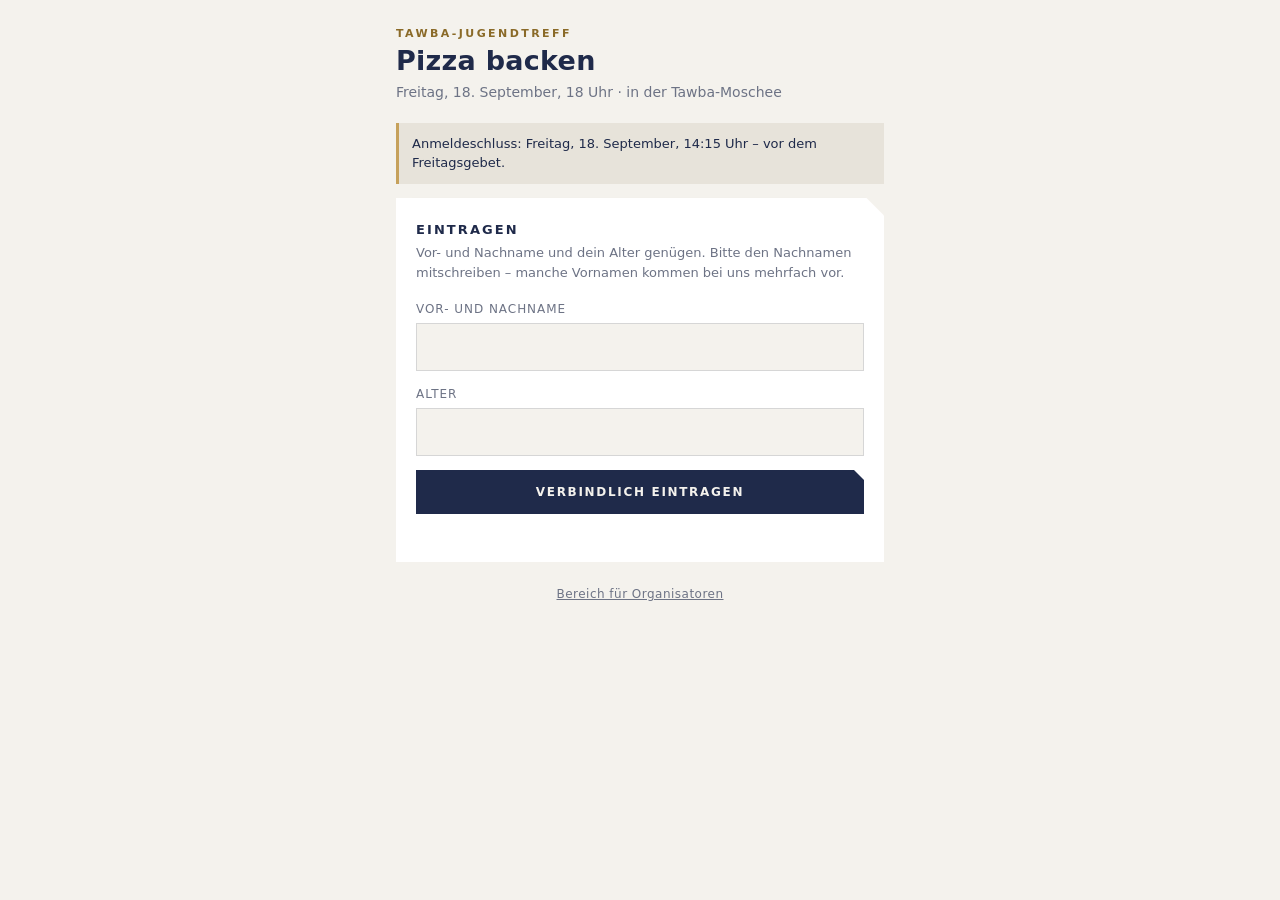
<file: pizza.html>
<!DOCTYPE html>
<html lang="de">
<head>
<meta charset="utf-8">
<meta name="viewport" content="width=device-width, initial-scale=1, viewport-fit=cover">
<meta name="robots" content="noindex, nofollow">
<meta name="theme-color" content="#1F2A4A">
<title>Pizza backen – Anmeldung</title>
<style>
  :root{
    --navy:#1F2A4A; --navy-hell:#2C3A61; --creme:#F4F2ED; --creme-tief:#E7E3DA;
    --messing:#C6A15B; --messing-dunkel:#8A6A28;
    --grau:#6D7385; --rot:#8E3B33; --gruen:#3B6B4A;
    --rand:rgba(31,42,74,.14);
  }
  *{box-sizing:border-box}
  html,body{margin:0;padding:0}
  body{
    background:var(--creme); color:var(--navy);
    font:16px/1.5 "Segoe UI",system-ui,-apple-system,sans-serif;
    -webkit-text-size-adjust:100%;
  }
  button,input{font:inherit;color:inherit}
  button{cursor:pointer;border:0;background:none}
  a{color:var(--messing-dunkel)}

  main{max-width:520px;margin:0 auto;padding:26px 16px 48px}

  .kopf{margin:0 0 20px}
  .kopf .marke{margin:0 0 2px;font-size:11px;font-weight:600;letter-spacing:.22em;text-transform:uppercase;color:var(--messing-dunkel)}
  .kopf h1{margin:0 0 6px;font-size:27px;line-height:1.15;letter-spacing:.01em}
  .kopf .wann{margin:0;color:var(--grau);font-size:14px}

  .tafel{
    background:#fff;padding:22px 20px 20px;margin:0 0 14px;
    clip-path:polygon(0 0,calc(100% - 18px) 0,100% 18px,100% 100%,0 100%);
    box-shadow:0 18px 40px -30px rgba(31,42,74,.55);
  }
  .tafel h2{margin:0 0 4px;font-size:13px;letter-spacing:.16em;text-transform:uppercase}
  .tafel p.unter{margin:0 0 18px;color:var(--grau);font-size:13px}

  label{display:block;margin:0 0 14px}
  label span{display:block;margin-bottom:5px;color:var(--grau);font-size:12px;letter-spacing:.08em;text-transform:uppercase}
  input{
    width:100%;padding:11px 12px;border:1px solid var(--rand);
    background:var(--creme);border-radius:0;
  }
  input:focus{outline:2px solid var(--messing);outline-offset:-2px}

  .knopf-voll{
    width:100%;background:var(--navy);color:var(--creme);padding:13px;
    letter-spacing:.14em;text-transform:uppercase;font-size:12px;font-weight:600;
    clip-path:polygon(0 0,calc(100% - 10px) 0,100% 10px,100% 100%,0 100%);
  }
  .knopf-voll:disabled{opacity:.5}
  .knopf-schmal{
    border:1px solid var(--rand);background:var(--creme);padding:9px 12px;
    text-transform:uppercase;letter-spacing:.1em;font-size:11px;font-weight:600;
  }
  .knopf-schmal.stark{background:var(--messing);border-color:var(--messing)}

  .fehler{color:var(--rot);font-size:13px;margin:10px 0 0;min-height:18px}
  .gut{
    background:var(--creme-tief);border-left:3px solid var(--gruen);
    padding:14px 15px;margin:0 0 14px;font-size:14px;
  }
  .gut b{display:block;margin:0 0 3px}
  .hinweis{
    background:var(--creme-tief);border-left:3px solid var(--messing);
    padding:11px 13px;margin:0 0 14px;font-size:13px;
  }
  .fuss{margin:22px 0 0;text-align:center;font-size:12px;color:var(--grau)}
  .fuss button{color:var(--grau);text-decoration:underline;letter-spacing:.04em}

  /* ---------- Organisatoren ---------- */
  .balken{
    display:flex;align-items:center;gap:12px;background:var(--navy);color:var(--creme);
    padding:11px 14px;margin:0 0 14px;
  }
  .balken .titel{font-size:12px;letter-spacing:.2em;text-transform:uppercase;font-weight:600}
  .balken .zaehler{margin-left:auto;font-size:12px;color:var(--messing);letter-spacing:.08em}
  .balken button{color:var(--creme);opacity:.7;font-size:11px;letter-spacing:.12em;text-transform:uppercase}

  .werkzeuge{display:flex;flex-wrap:wrap;gap:8px;margin:0 0 12px}
  .werkzeuge .knopf-schmal{flex:1 1 30%}

  .zeile{
    background:#fff;padding:10px 12px;margin:0 0 7px;display:flex;align-items:center;gap:11px;
    box-shadow:0 6px 16px -14px rgba(31,42,74,.6);
  }
  .zeile.da{background:#F2F6F2}
  .zeile input[type=checkbox]{width:20px;height:20px;flex:0 0 auto;accent-color:var(--gruen)}
  .zeile .wer{flex:1;min-width:0}
  .zeile .wer b{display:block;font-weight:600;font-size:15px;white-space:nowrap;overflow:hidden;text-overflow:ellipsis}
  .zeile .wer small{color:var(--grau);font-size:12px}
  .zeile .weg{color:var(--rot);font-size:11px;letter-spacing:.1em;text-transform:uppercase;padding:6px}
  .leer{text-align:center;color:var(--grau);padding:40px 16px;font-size:14px}
  .zahlen{display:grid;grid-template-columns:repeat(3,1fr);gap:1px;background:var(--rand);margin:0 0 14px}
  .zahlen div{background:#fff;padding:11px 12px}
  .zahlen b{display:block;font-size:21px;font-weight:600}
  .zahlen span{color:var(--grau);font-size:11px;letter-spacing:.08em;text-transform:uppercase}
</style>
</head>
<body>

<main>

  <!-- ---------- Anmeldung für Teilnehmer ---------- -->
  <section id="teil">
    <div class="kopf">
      <p class="marke" id="marke">Einladung</p>
      <h1 id="titel">Pizza backen</h1>
      <p class="wann" id="wann"></p>
    </div>

    <div class="hinweis" id="hinweis" hidden></div>

    <div class="gut" id="danke" hidden>
      <b>Du stehst auf der Liste.</b>
      <span id="dankeText"></span>
      <p style="margin:12px 0 0">
        <button class="knopf-schmal" id="btnNochWer">Noch jemanden eintragen</button>
      </p>
    </div>

    <div class="tafel" id="tafelFormular">
      <h2>Eintragen</h2>
      <p class="unter">Vor- und Nachname und dein Alter genügen. Bitte den Nachnamen
        mitschreiben – manche Vornamen kommen bei uns mehrfach vor.</p>
      <form id="formEintrag">
        <label><span>Vor- und Nachname</span>
          <input id="fName" name="name" autocomplete="name" maxlength="60" required>
        </label>
        <label><span>Alter</span>
          <input id="fAlter" name="alter" type="number" inputmode="numeric" min="1" max="120" required>
        </label>
        <button class="knopf-voll" type="submit">Verbindlich eintragen</button>
        <p class="fehler" id="eintragFehler"></p>
      </form>
    </div>

    <p class="fuss">
      <button id="zumBereich">Bereich für Organisatoren</button>
    </p>
  </section>

  <!-- ---------- Passwort der Organisatoren ---------- -->
  <section id="tor" hidden>
    <div class="tafel">
      <h2>Organisatoren</h2>
      <p class="unter">Mit dem gemeinsamen Passwort des Orga-Teams öffnen.</p>
      <form id="formTor">
        <label><span>Passwort</span>
          <input id="tPasswort" type="password" autocomplete="current-password" required>
        </label>
        <button class="knopf-voll" type="submit">Liste öffnen</button>
        <p class="fehler" id="torFehler"></p>
      </form>
    </div>
    <p class="fuss"><button id="zurueckZurListe">Zurück zur Anmeldung</button></p>
  </section>

  <!-- ---------- Anwesenheitsliste ---------- -->
  <section id="liste" hidden>
    <div class="balken">
      <span class="titel">Anwesenheit</span>
      <span class="zaehler" id="listeZaehler">–</span>
      <button id="sperren">Sperren</button>
    </div>

    <div class="zahlen" id="zahlen"></div>

    <div class="werkzeuge">
      <button class="knopf-schmal" id="btnNeuLaden">Neu laden</button>
      <button class="knopf-schmal stark" id="btnCsv">CSV laden</button>
    </div>

    <div id="listeInhalt"><p class="leer">Liste wird geladen …</p></div>
    <p class="fehler" id="listeFehler"></p>
    <p class="fuss"><button id="zurAnmeldung">Zur Anmeldeseite</button></p>
  </section>

</main>

<script>
const BASIS = "https://vkrrpdkhhdrjodzyrqnj.supabase.co";
const ANON  = "eyJhbGciOiJIUzI1NiIsInR5cCI6IkpXVCJ9.eyJpc3MiOiJzdXBhYmFzZSIsInJlZiI6InZrcnJwZGtoaGRyam9kenlycW5qIiwicm9sZSI6ImFub24iLCJpYXQiOjE3ODU1MTUwNjAsImV4cCI6MjEwMTA5MTA2MH0.RV1LnlXQY8EBVdJy7skErNTLZV9-rkGt0v97_GnHYu8";

/* Hier die Eckdaten eintragen – sie stehen oben auf der Einladung. */
const EVENT = {
  marke:   "Tawba-Jugendtreff",
  titel:   "Pizza backen",
  wann:    "Freitag, 18. September, 18 Uhr",
  wo:      "in der Tawba-Moschee",
  hinweis: "Anmeldeschluss: Freitag, 18. September, 14:15 Uhr – vor dem Freitagsgebet."
};

const $ = (s) => document.querySelector(s);
const text = (s) => String(s ?? "").replace(/[<>&"]/g, (c) => ({"<":"&lt;",">":"&gt;","&":"&amp;",'"':"&quot;"}[c]));

/* Das Gruppenpasswort bleibt auf dem Geraet, damit am Freitag nicht bei jedem
   Abhaken neu getippt werden muss. Geprueft wird es in der Datenbank. */
let passwort = localStorage.getItem("pizza_orga") || "";
let eintraege = [];

/* ---------- Kopf ---------- */
(function kopfSetzen(){
  document.title = EVENT.titel + " – Anmeldung";
  $("#marke").textContent = EVENT.marke;
  $("#titel").textContent = EVENT.titel;
  $("#wann").textContent  = [EVENT.wann, EVENT.wo].filter(Boolean).join(" · ");
  if(EVENT.hinweis){ $("#hinweis").textContent = EVENT.hinweis; $("#hinweis").hidden = false; }
})();

function neueKennung(){
  if(crypto.randomUUID) return crypto.randomUUID();
  return "xxxxxxxx-xxxx-4xxx-yxxx-xxxxxxxxxxxx".replace(/[xy]/g, (c) => {
    const r = Math.random()*16|0;
    return (c === "x" ? r : (r & 0x3 | 0x8)).toString(16);
  });
}

async function rpc(name, koerper){
  return fetch(BASIS+"/rest/v1/rpc/"+name, {
    method:"POST",
    headers:{apikey:ANON,"Content-Type":"application/json"},
    body: JSON.stringify(koerper || {})
  });
}

function zeigen(welche){
  ["teil","tor","liste"].forEach((n) => { $("#"+n).hidden = (n !== welche); });
  window.scrollTo(0,0);
}

/* ---------- Teilnehmer ---------- */
async function anzahlHolen(){
  try{
    const r = await rpc("pizza_anzahl");
    return r.ok ? await r.json() : null;
  }catch(_){ return null; }
}

/* Der Browser merkt sich nur die selbst erzeugte Kennung. Ob der Eintrag
   wirklich noch auf der Liste steht, sagt die Datenbank – sonst behauptet die
   Seite eine Anmeldung, die das Orga-Team laengst geloescht hat. */
function eigenerEintrag(){
  try{ return JSON.parse(localStorage.getItem("pizza_eintrag") || "null"); }
  catch(_){ return null; }
}

function eintragVergessen(){
  localStorage.removeItem("pizza_eintrag");
  localStorage.removeItem("pizza_eigener_eintrag");  // Altlast frueherer Fassungen
}

function formularZeigen(){
  $("#danke").hidden = true;
  $("#tafelFormular").hidden = false;
}

async function dankeZeigen(){
  const eigener = eigenerEintrag();
  if(!eigener || !eigener.id){ eintragVergessen(); formularZeigen(); return; }

  try{
    const r = await rpc("pizza_steht_drauf", {p_id: eigener.id});
    if(!r.ok) throw new Error("nicht erreichbar");
    if(await r.json() !== true){ eintragVergessen(); formularZeigen(); return; }
  }catch(_){
    // Keine Verbindung: lieber das Formular zeigen als eine Anmeldung behaupten.
    formularZeigen();
    return;
  }

  $("#tafelFormular").hidden = true;
  $("#danke").hidden = false;
  const n = await anzahlHolen();
  $("#dankeText").textContent = "Eingetragen als „" + eigener.name + "“."
    + (n === null ? "" : " Bisher sind " + n + " Leute dabei.");
}

/* Ein Geraet, mehrere Leute: das Formular laesst sich wieder oeffnen. */
$("#btnNochWer").addEventListener("click", () => {
  $("#danke").hidden = true;
  $("#tafelFormular").hidden = false;
  $("#fName").value = "";
  $("#fAlter").value = "";
  $("#fName").focus();
});

$("#formEintrag").addEventListener("submit", async (e) => {
  e.preventDefault();
  const knopf = e.target.querySelector("button");
  const meldung = $("#eintragFehler");
  const name  = $("#fName").value.trim().replace(/\s+/g," ");
  const jahre = parseInt($("#fAlter").value, 10);
  meldung.textContent = "";

  if(name.length < 2){ meldung.textContent = "Bitte den Namen ausschreiben."; return; }
  if(!(jahre >= 1 && jahre <= 120)){ meldung.textContent = "Bitte ein Alter zwischen 1 und 120 angeben."; return; }

  knopf.disabled = true;
  try{
    const kennung = neueKennung();
    const r = await fetch(BASIS+"/rest/v1/pizza_anmeldungen", {
      method:"POST",
      headers:{apikey:ANON,"Content-Type":"application/json",Prefer:"return=minimal"},
      body: JSON.stringify({id: kennung, name: name, alter_jahre: jahre})
    });
    if(!r.ok){
      const d = await r.text();
      throw new Error(/pizza_(name|alter)/.test(d)
        ? "Name oder Alter sieht nicht plausibel aus."
        : "Eintragen hat nicht geklappt. Bitte später noch einmal versuchen.");
    }
    localStorage.setItem("pizza_eintrag", JSON.stringify({id: kennung, name: name}));
    dankeZeigen();
  }catch(err){
    meldung.textContent = err.message;
  }finally{ knopf.disabled = false; }
});

/* ---------- Organisatoren ---------- */
$("#zumBereich").addEventListener("click", () => {
  if(passwort){ zeigen("liste"); listeLaden(); }
  else zeigen("tor");
});
$("#zurueckZurListe").addEventListener("click", () => zeigen("teil"));
$("#zurAnmeldung").addEventListener("click", () => zeigen("teil"));

$("#formTor").addEventListener("submit", async (e) => {
  e.preventDefault();
  const knopf = e.target.querySelector("button");
  knopf.disabled = true; $("#torFehler").textContent = "";
  try{
    const versuch = $("#tPasswort").value;
    const r = await rpc("pizza_liste", {p_passwort: versuch});
    if(r.status === 403){ $("#torFehler").textContent = "Das Passwort stimmt nicht."; return; }
    if(!r.ok) throw new Error("Die Liste ließ sich nicht öffnen.");
    eintraege = await r.json();
    passwort = versuch;
    localStorage.setItem("pizza_orga", passwort);
    $("#tPasswort").value = "";
    zeigen("liste");
    listeZeichnen();
  }catch(err){
    $("#torFehler").textContent = err.message;
  }finally{ knopf.disabled = false; }
});

function sperren(){
  localStorage.removeItem("pizza_orga");
  passwort = "";
  eintraege = [];
  zeigen("teil");
}
$("#sperren").addEventListener("click", sperren);

async function listeLaden(){
  $("#listeFehler").textContent = "";
  try{
    const r = await rpc("pizza_liste", {p_passwort: passwort});
    if(r.status === 403){ sperren(); zeigen("tor"); $("#torFehler").textContent = "Das Passwort wurde geändert, bitte neu eingeben."; return; }
    if(!r.ok) throw new Error("Die Liste ließ sich nicht laden.");
    eintraege = await r.json();
    listeZeichnen();
  }catch(err){
    $("#listeFehler").textContent = err.message;
  }
}
$("#btnNeuLaden").addEventListener("click", listeLaden);

function listeZeichnen(){
  const da = eintraege.filter((e) => e.anwesend).length;
  const alter = eintraege.map((e) => e.alter_jahre);
  const schnitt = alter.length ? Math.round(alter.reduce((a,b) => a+b, 0) / alter.length) : "–";
  const kinder = eintraege.filter((e) => e.alter_jahre < 18).length;

  $("#listeZaehler").textContent = da + " / " + eintraege.length + " da";
  $("#zahlen").innerHTML =
      '<div><b>'+eintraege.length+'</b><span>angemeldet</span></div>'
    + '<div><b>'+kinder+'</b><span>unter 18</span></div>'
    + '<div><b>'+schnitt+'</b><span>Ø Alter</span></div>';

  if(!eintraege.length){
    $("#listeInhalt").innerHTML = '<p class="leer">Noch niemand eingetragen.</p>';
    return;
  }

  $("#listeInhalt").innerHTML = eintraege.map((e) => {
    const tag = new Date(e.eingetragen_am).toLocaleDateString("de-DE",{day:"2-digit",month:"2-digit"});
    return '<div class="zeile'+(e.anwesend ? " da" : "")+'" data-id="'+e.id+'">'
      + '<input type="checkbox" class="hakenAnwesend"'+(e.anwesend ? " checked" : "")+' aria-label="anwesend">'
      + '<span class="wer"><b>'+text(e.name)+'</b><small>'+e.alter_jahre+' Jahre · eingetragen '+tag+'</small></span>'
      + '<button class="weg">löschen</button>'
      + '</div>';
  }).join("");

  document.querySelectorAll(".hakenAnwesend").forEach((h) => {
    h.addEventListener("change", () => anwesenheitSetzen(h.closest(".zeile").dataset.id, h.checked, h));
  });
  document.querySelectorAll(".weg").forEach((b) => {
    b.addEventListener("click", () => eintragLoeschen(b.closest(".zeile").dataset.id));
  });
}

async function anwesenheitSetzen(id, wert, haken){
  haken.disabled = true;
  try{
    const r = await rpc("pizza_anwesend", {p_passwort: passwort, p_id: id, p_wert: wert});
    if(!r.ok) throw new Error("Anwesenheit ließ sich nicht speichern.");
    const treffer = eintraege.find((e) => e.id === id);
    if(treffer) treffer.anwesend = wert;
    listeZeichnen();
  }catch(err){
    haken.checked = !wert;
    $("#listeFehler").textContent = err.message;
  }finally{ haken.disabled = false; }
}

async function eintragLoeschen(id){
  const treffer = eintraege.find((e) => e.id === id);
  if(!confirm("„"+(treffer ? treffer.name : "Eintrag")+"“ von der Liste nehmen?")) return;
  try{
    const r = await rpc("pizza_loeschen", {p_passwort: passwort, p_id: id});
    if(!r.ok) throw new Error("Löschen hat nicht geklappt.");
    eintraege = eintraege.filter((e) => e.id !== id);
    listeZeichnen();
  }catch(err){
    $("#listeFehler").textContent = err.message;
  }
}

/* Semikolon und BOM, damit Excel die Spalten sauber trennt. */
$("#btnCsv").addEventListener("click", () => {
  const zellen = (w) => '"' + String(w ?? "").replace(/"/g,'""') + '"';
  const zeilen = [["Name","Alter","anwesend","eingetragen am"].map(zellen).join(";")].concat(
    eintraege.map((e) => [
      e.name, e.alter_jahre, e.anwesend ? "ja" : "nein",
      new Date(e.eingetragen_am).toLocaleString("de-DE")
    ].map(zellen).join(";"))
  );
  const blob = new Blob(["﻿"+zeilen.join("\r\n")], {type:"text/csv;charset=utf-8"});
  const a = document.createElement("a");
  a.href = URL.createObjectURL(blob);
  a.download = "anmeldungen.csv";
  a.click();
  setTimeout(() => URL.revokeObjectURL(a.href), 2000);
});

/* ---------- Start ---------- */
if(location.hash === "#organisatoren"){
  if(passwort){ zeigen("liste"); listeLaden(); } else zeigen("tor");
}else{
  dankeZeigen();
}
</script>
</body>
</html>
</file>
<file: karte/stil.css>
/* Farben aus dem Logo abgenommen: Gold auf dunklem, warmem Anthrazit. */
:root{
  --tinte:#15161A;
  --tinte-2:#1E2026;
  --tinte-3:#2A2D34;
  --creme:#F6F1E6;
  --creme-2:#E8DFCC;
  --messing:#C79A45;
  --messing-hell:#E3C376;
  --terrakotta:#B0522C;
  --olive:#7E8C58;
  --grau:#989AA2;
  --rand:rgba(199,154,69,.22);
  --rand-stark:rgba(199,154,69,.45);

  --schrift-anzeige:"Cormorant Garamond",Georgia,"Times New Roman",serif;
  --schrift-text:"Inter",system-ui,-apple-system,"Segoe UI",sans-serif;

  --muster:url("data:image/svg+xml,%3Csvg xmlns='http://www.w3.org/2000/svg' width='64' height='64' viewBox='0 0 64 64'%3E%3Cg fill='none' stroke='%23C79A45' stroke-width='1'%3E%3Crect x='14' y='14' width='36' height='36'/%3E%3Cpath d='M32 6 58 32 32 58 6 32Z'/%3E%3C/g%3E%3C/svg%3E");
}

/* Arabisch: andere Schriften, andere Laufrichtung */
html[lang="ar"]{
  --schrift-anzeige:"Amiri",Georgia,serif;
  --schrift-text:"Cairo",system-ui,sans-serif;
}
/* Gesperrte Versalien sind eine lateinische Angewohnheit — im Arabischen
   reißen sie die verbundenen Buchstaben auseinander. */
html[lang="ar"] .versalien,
html[lang="ar"] .kopf-marke span,
html[lang="ar"] #entwurfsbalken b{letter-spacing:.02em;text-transform:none}

/* Preise, Uhrzeiten und Telefonnummern laufen auch im arabischen Satz
   von links nach rechts — sonst wandert das € auf die falsche Seite. */
.preis,.zahl,.zeitenliste li > span + span{direction:ltr;unicode-bidi:isolate}

*{box-sizing:border-box}
/* Kein globales scroll-behavior:smooth — das macht jedes Rollen mit Trackpad
   oder Rad traege. Die Sprungleiste scrollt stattdessen selbst weich. */
html{scroll-padding-top:132px}
body{
  margin:0;
  background:var(--tinte);
  color:var(--creme);
  font:16px/1.6 var(--schrift-text);
  -webkit-text-size-adjust:100%;
  -webkit-font-smoothing:antialiased;
}
img{max-width:100%;display:block}
a{color:inherit}
button{font:inherit;color:inherit;cursor:pointer;border:0;background:none}

.huelle{max-width:1080px;margin:0 auto;padding:0 20px}
.versalien{text-transform:uppercase;letter-spacing:.22em;font-size:11px;font-weight:600}

/* ---------- Entwurfsbalken ---------- */
#entwurfsbalken{
  background:var(--terrakotta);color:#FCEFE7;
  font-size:12.5px;letter-spacing:.04em;
  padding:9px 20px;text-align:center;
}
#entwurfsbalken b{letter-spacing:.14em;text-transform:uppercase;font-size:11px}

/* ---------- Kopfzeile ---------- */
/* Deckend statt durchscheinend: ein backdrop-filter unter einer klebenden
   Leiste zwingt den Browser bei jedem Bild zum Neuzeichnen der ganzen
   Flaeche darunter — auf schwaecheren Geraeten ruckelt davon das Scrollen. */
header{
  position:sticky;top:0;z-index:40;
  background:var(--tinte);
  border-bottom:1px solid var(--rand);
}
.kopf-reihe{display:flex;align-items:center;gap:13px;padding:12px 0}
/* Das Logo hat selbst einen dunklen Grund — rund beschnitten fügt es sich
   in die Leiste ein, statt als Kasten darauf zu liegen. */
.kopf-marke-block{display:flex;align-items:center;gap:11px;min-width:0}
.kopf-logo{width:40px;height:40px;flex:none;border-radius:50%;object-fit:cover;
  border:1px solid var(--rand-stark)}
.kopf-marke{font-family:var(--schrift-anzeige);font-size:23px;font-weight:600;letter-spacing:.06em;line-height:1}
.kopf-marke span{display:block;font-family:var(--schrift-text);font-size:10px;letter-spacing:.26em;text-transform:uppercase;color:var(--messing);margin-top:4px;font-weight:600}
.kopf-werkzeug{margin-inline-start:auto;display:flex;align-items:center;gap:10px}

.zustand{display:inline-flex;align-items:center;gap:7px;font-size:12.5px;color:var(--grau);white-space:nowrap}
.zustand i{width:7px;height:7px;border-radius:50%;background:var(--grau);flex:none}
.zustand.offen i{background:#5FBF7E;box-shadow:0 0 0 4px rgba(95,191,126,.16)}
.zustand.offen{color:#9BD5AC}

.sprachschalter{display:flex;border:1px solid var(--rand-stark);border-radius:999px;overflow:hidden}
.sprachschalter button{padding:6px 13px;font-size:11.5px;font-weight:600;letter-spacing:.1em;color:var(--grau)}
.sprachschalter button[aria-pressed="true"]{background:var(--messing);color:var(--tinte)}

/* ---------- Sprungleiste ---------- */
#sprungleiste{
  border-top:1px solid var(--rand);
  overflow-x:auto;scrollbar-width:none;
}
#sprungleiste::-webkit-scrollbar{display:none}
#sprungleiste ul{display:flex;gap:6px;list-style:none;margin:0 auto;padding:9px 20px;max-width:1080px}
#sprungleiste a{
  display:block;white-space:nowrap;text-decoration:none;
  padding:7px 14px;border-radius:999px;font-size:13px;
  color:var(--grau);border:1px solid transparent;transition:.18s;
}
#sprungleiste a:hover{color:var(--creme)}
#sprungleiste a.aktiv{color:var(--messing-hell);border-color:var(--rand-stark);background:rgba(199,154,69,.09)}

/* ---------- Kopfbild ---------- */
.buehne{
  position:relative;overflow:hidden;
  padding:76px 0 68px;
  background:
    radial-gradient(120% 90% at 50% 0%,rgba(199,154,69,.16),transparent 62%),
    linear-gradient(180deg,var(--tinte-2),var(--tinte));
  text-align:center;
}
.buehne::before{
  content:"";position:absolute;inset:0;
  background-image:var(--muster);background-size:64px 64px;
  opacity:.09;
  -webkit-mask-image:radial-gradient(75% 70% at 50% 40%,#000,transparent 78%);
          mask-image:radial-gradient(75% 70% at 50% 40%,#000,transparent 78%);
}
.buehne > *{position:relative}
/* Das Original ist nur 184 px breit — grösser dargestellt wird es weich.
   Bei 132 px bleibt es scharf und trägt die Bühne trotzdem. */
.buehne-logo{
  width:132px;height:132px;margin:0 auto 26px;border-radius:50%;
  object-fit:cover;border:1px solid var(--rand-stark);
  box-shadow:0 0 0 8px rgba(199,154,69,.06),0 22px 50px -24px #000;
}
.buehne .obendrueber{color:var(--messing);margin:0 0 20px}
.buehne h1{
  font-family:var(--schrift-anzeige);
  margin:0;font-size:clamp(48px,11vw,88px);line-height:1;
  font-weight:600;letter-spacing:.02em;
}
.buehne .zweitname{
  font-family:"Amiri",serif;
  font-size:clamp(26px,6vw,42px);color:var(--messing-hell);
  margin:10px 0 0;font-weight:400;
}
html[lang="ar"] .buehne .zweitname{font-family:var(--schrift-text);font-size:clamp(18px,4vw,26px);letter-spacing:.2em;text-transform:uppercase}
.buehne .spruch{
  max-width:34ch;margin:24px auto 0;color:var(--creme-2);
  font-size:17px;opacity:.85;
}
.zierlinie{display:flex;align-items:center;justify-content:center;gap:14px;margin:30px auto 0;max-width:260px;color:var(--messing)}
.zierlinie::before,.zierlinie::after{content:"";height:1px;flex:1;background:linear-gradient(90deg,transparent,var(--rand-stark))}
.zierlinie::after{background:linear-gradient(90deg,var(--rand-stark),transparent)}
.zierlinie svg{width:16px;height:16px;flex:none}

.knopfreihe{display:flex;flex-wrap:wrap;gap:10px;justify-content:center;margin-top:32px}
.knopf{
  display:inline-flex;align-items:center;gap:8px;
  padding:12px 22px;border-radius:999px;text-decoration:none;
  font-size:13.5px;font-weight:600;letter-spacing:.04em;
  border:1px solid var(--rand-stark);color:var(--creme);transition:.18s;
}
.knopf:hover{border-color:var(--messing);background:rgba(199,154,69,.1)}
.knopf.voll{background:var(--messing);border-color:var(--messing);color:var(--tinte)}
.knopf.voll:hover{background:var(--messing-hell);border-color:var(--messing-hell)}
.knopf svg{width:15px;height:15px;flex:none}

/* ---------- Filterzeile ---------- */
.filterzeile{
  display:flex;flex-wrap:wrap;gap:10px;align-items:center;
  padding:26px 0 6px;
}
.suche{position:relative;flex:1 1 240px;min-width:0}
.suche svg{position:absolute;inset-inline-start:14px;top:50%;transform:translateY(-50%);width:15px;height:15px;color:var(--grau)}
.suche input{
  width:100%;padding:11px 16px;padding-inline-start:40px;
  background:var(--tinte-2);border:1px solid var(--rand);border-radius:999px;
  color:var(--creme);font:inherit;font-size:14px;
}
.suche input::placeholder{color:var(--grau)}
.suche input:focus{outline:none;border-color:var(--rand-stark)}
.merkmalfilter{display:flex;gap:8px;flex-wrap:wrap}
.merkmalfilter button{
  padding:9px 15px;border-radius:999px;font-size:12.5px;
  border:1px solid var(--rand);color:var(--grau);transition:.18s;
}
.merkmalfilter button:hover{color:var(--creme)}
.merkmalfilter button[aria-pressed="true"]{background:var(--olive);border-color:var(--olive);color:#0F1710;font-weight:600}

/* ---------- Karte ---------- */
main{padding-bottom:20px}
/* Der Abstand zur klebenden Kopfzeile kommt allein aus scroll-padding-top am
   html. Zusaetzliches scroll-margin-top hier wuerde sich damit addieren und
   Sprungziele doppelt so tief absetzen. */
.gang{padding:52px 0 8px}
.gang-kopf{margin:0 0 30px;text-align:center}
.gang-kopf h2{
  font-family:var(--schrift-anzeige);font-weight:600;
  margin:0;font-size:clamp(30px,6vw,42px);line-height:1.1;
}
.gang-kopf .arabisch{
  font-family:"Amiri",serif;color:var(--messing);
  font-size:20px;margin:6px 0 0;font-weight:400;
}
html[lang="ar"] .gang-kopf .arabisch{font-family:var(--schrift-text);font-size:12px;letter-spacing:.2em;text-transform:uppercase}
.gang-kopf .unter{color:var(--grau);font-size:14px;margin:10px 0 0}

/* Die Karte selbst bleibt schmaler als die Seite — sonst reißt es
   Gericht und Preis zu weit auseinander. */
.gerichte,.gang-kopf{max-width:760px;margin-inline:auto}
.gerichte{display:flex;flex-direction:column;gap:2px}
.gericht{
  display:flex;align-items:flex-start;gap:18px;
  padding:16px 16px;border-radius:12px;
  transition:background .18s;
}
.gericht:hover{background:var(--tinte-2)}
.gericht .bild{width:72px;height:72px;flex:none;border-radius:10px;object-fit:cover;border:1px solid var(--rand)}
/* Platzhalter derselben Breite, damit alle Namen auf einer Kante beginnen */
.gericht .bild-leer{width:72px;flex:none}
.gericht .text{flex:1;min-width:0}
.gericht .kopfzeile{display:flex;align-items:baseline;gap:10px;flex-wrap:wrap}
.gericht h3{
  margin:0;font-family:var(--schrift-anzeige);font-size:22px;
  font-weight:600;letter-spacing:.01em;line-height:1.2;
}
.gericht .arabisch{font-family:"Amiri",serif;color:var(--messing);font-size:17px}
html[lang="ar"] .gericht .arabisch{font-family:var(--schrift-text);font-size:12.5px;color:var(--grau)}
/* gepunktete Führungslinie zum Preis, wie auf einer gedruckten Karte */
.gericht .leiter{flex:1 1 24px;min-width:24px;align-self:center;border-bottom:1px dotted var(--rand-stark)}
.gericht .beschreibung{margin:5px 0 0;color:var(--grau);font-size:14px;line-height:1.5;max-width:52ch}
.gericht .preis{
  font-family:var(--schrift-anzeige);font-size:21px;font-weight:600;
  color:var(--messing-hell);white-space:nowrap;margin-inline-start:auto;
}

.abzeichen{display:inline-flex;gap:6px;flex-wrap:wrap}
.abzeichen span{
  font-size:10px;letter-spacing:.14em;text-transform:uppercase;font-weight:600;
  padding:3px 8px;border-radius:999px;border:1px solid currentColor;line-height:1.5;
}
.ab-vegan,.ab-vegetarisch{color:#9BC47A}
.ab-scharf{color:#E08A6B}
.ab-beliebt{color:var(--messing)}

.leer{text-align:center;color:var(--grau);padding:60px 20px;font-size:15px}

/* ---------- Galerie ---------- */
.galerie{padding:56px 0}
/* Die Vorlagen sind Handyfotos im Hochformat und nur 184 px breit. Kleine
   Kacheln im Hochformat zeigen sie darum in nahezu voller Schärfe. */
.galerie-gitter{display:grid;grid-template-columns:repeat(auto-fill,minmax(160px,1fr));gap:12px;margin-top:26px}
.galerie-gitter figure{margin:0;position:relative;border-radius:12px;overflow:hidden;border:1px solid var(--rand)}
.galerie-gitter img{aspect-ratio:3/4;object-fit:cover;width:100%}
.galerie-gitter figcaption{
  position:absolute;inset-inline:0;bottom:0;padding:22px 14px 11px;font-size:12.5px;
  background:linear-gradient(transparent,rgba(21,22,26,.92));
}

/* ---------- Fußbereich ---------- */
.angaben{
  background:var(--tinte-2);border-top:1px solid var(--rand);
  padding:60px 0 50px;margin-top:40px;
}
.angaben-gitter{display:grid;grid-template-columns:1fr 1fr;gap:56px;max-width:820px;margin-inline:auto}
.angaben h3{margin:0 0 16px;color:var(--messing)}
.zeitenliste{list-style:none;margin:0;padding:0;font-size:14.5px}
.zeitenliste li{display:flex;justify-content:space-between;gap:20px;padding:6px 0;border-bottom:1px dashed rgba(199,154,69,.14)}
.zeitenliste li:last-child{border-bottom:0}
.zeitenliste li.heute{color:var(--messing-hell);font-weight:600}
.zeitenliste .tag{color:var(--grau)}
.zeitenliste li.heute .tag{color:var(--messing-hell)}
.angaben p{margin:0 0 8px;font-size:14.5px;color:var(--creme-2)}
.angaben a{color:var(--messing-hell)}

footer{padding:34px 0 46px;text-align:center;color:var(--grau);font-size:12.5px}
footer .zierlinie{margin-bottom:22px}
footer p{margin:0 auto;max-width:56ch;line-height:1.7}

@media (max-width:600px){
  html{scroll-padding-top:120px}
  .buehne{padding:52px 0 46px}
  .gericht{padding:15px 10px;gap:13px}
  .gericht .bild{width:60px;height:60px}
  .gericht .bild-leer{width:60px}
  .gericht h3{font-size:19px}
  .gericht .preis{font-size:18px}
  .gericht .leiter{display:none}
  .kopf-reihe{gap:10px}
  .kopf-marke{font-size:19px}
  .zustand{display:none}
  .angaben-gitter{grid-template-columns:1fr;gap:36px}
}

@media print{
  header,#sprungleiste,.filterzeile,.knopfreihe,#entwurfsbalken{display:none}
  body{background:#fff;color:#111}
  .buehne{padding:0 0 24px;background:none}
  .buehne::before{display:none}
  .gericht:hover{background:none}
  .angaben{background:none}
  :root{--grau:#555;--messing:#8A6A28;--messing-hell:#8A6A28;--creme:#111;--creme-2:#333}
}
</file>
<file: racket-sport-park/styles.css>
/* Racket Sport Park – Design-Entwurf */
:root{
  /* Layout: dunkles Kopfband + helle Arbeitsfläche; Sportfarben nur als Kennung je Sportart */
  --ink:#0E2A20; --deep:#0E2A20; --on-deep:#fff; --on-deep-muted:#CFDAD4; --deep-line:rgba(255,255,255,.16);
  --fg:#0E2A20; --bg:#F5F4EE; --card:#fff; --line:#DFDDD2; --line-2:#ECEAE1; --muted:#5A6861; --faint:#8C968F;
  --solid:#0E2A20; --solid-hover:#17382C; --on-solid:#fff; --solid-accent:#D4F03A;
  --lime:#D4F03A; --lime-deep:#B9D61F; --header-bg:rgba(245,244,238,.95);
  --ok:#17794A; --ok-solid:#17794A; --ok-bg:#E6F4EC; --ok-bg-hover:#D5ECDF; --ok-fg:#0E4C2E;
  --warn:#9A5A00; --warn-bg:#FFF3D6; --warn-fg:#5E3800;
  --bad:#A6382C; --danger:#A6382C; --bad-bg:#FBE9E6;
  --info-bg:#EAF0FC; --info-fg:#1D3C87;
  --hatch-a:#E9E7DE; --hatch-b:#F5F4EE;
  --padel:#0E8C7F; --tennis:#2F5FD0; --badminton:#D9512F; --touch:#C98A00;
  --font-display:"Archivo","Arial Narrow",system-ui,-apple-system,"Segoe UI",Roboto,sans-serif;
  --font-body:"Inter",system-ui,-apple-system,"Segoe UI",Roboto,"Helvetica Neue",Arial,sans-serif;
  --gutter:20px;
  --r:14px; --r-sm:9px; --shadow:0 1px 2px rgba(14,42,32,.06),0 8px 24px -12px rgba(14,42,32,.18);
}
@media (prefers-color-scheme:dark){:root:not([data-theme="light"]){color-scheme:dark;
  --deep:#12301F; --fg:#E7EFEA; --bg:#0A1410; --card:#12201A; --line:#283A31; --line-2:#1B2B24; --muted:#9FB0A7; --faint:#6F8078;
  --solid:#E7EFEA; --solid-hover:#fff; --on-solid:#0E2A20; --solid-accent:#17794A; --header-bg:rgba(10,20,16,.94);
  --ok:#62D69C; --ok-bg:#133424; --ok-bg-hover:#18422E; --ok-fg:#BFEFD5;
  --warn:#F0BB5A; --warn-bg:#392B0C; --warn-fg:#F6DCA5;
  --bad:#F19084; --bad-bg:#3C1A16;
  --info-bg:#172544; --info-fg:#BFD0F8;
  --hatch-a:#17251F; --hatch-b:#0F1B16;
  --shadow:0 1px 2px rgba(0,0,0,.3),0 8px 24px -12px rgba(0,0,0,.6);}}
:root[data-theme="dark"]{color-scheme:dark;
  --deep:#12301F; --fg:#E7EFEA; --bg:#0A1410; --card:#12201A; --line:#283A31; --line-2:#1B2B24; --muted:#9FB0A7; --faint:#6F8078;
  --solid:#E7EFEA; --solid-hover:#fff; --on-solid:#0E2A20; --solid-accent:#17794A; --header-bg:rgba(10,20,16,.94);
  --ok:#62D69C; --ok-bg:#133424; --ok-bg-hover:#18422E; --ok-fg:#BFEFD5;
  --warn:#F0BB5A; --warn-bg:#392B0C; --warn-fg:#F6DCA5;
  --bad:#F19084; --bad-bg:#3C1A16;
  --info-bg:#172544; --info-fg:#BFD0F8;
  --hatch-a:#17251F; --hatch-b:#0F1B16;
  --shadow:0 1px 2px rgba(0,0,0,.3),0 8px 24px -12px rgba(0,0,0,.6);}
*{box-sizing:border-box}
html{scroll-behavior:smooth;-webkit-text-size-adjust:100%}
body{margin:0;background:var(--bg);color:var(--fg);font:16px/1.55 var(--font-body)}
body::before{content:"";position:fixed;inset:0 0 auto;height:env(safe-area-inset-top,0px);z-index:60;background:#1b1b1b}
h1,h2,h3{font-family:var(--font-display);line-height:1.12;letter-spacing:-.02em;margin:0;text-wrap:balance}
h1{font-size:clamp(30px,5vw,50px);font-weight:800}
h2{font-size:clamp(21px,2.6vw,27px);font-weight:750}
h3{font-size:17px;font-weight:700;letter-spacing:-.01em}
p{margin:0}
a{color:inherit}
button,input,select,textarea{font:inherit;color:inherit}
button{cursor:pointer}
[hidden]{display:none!important}
.sr{position:absolute;width:1px;height:1px;overflow:hidden;clip:rect(0 0 0 0)}
.wrap{max-width:1160px;margin:0 auto;padding-left:max(var(--gutter),env(safe-area-inset-left,0px));padding-right:max(var(--gutter),env(safe-area-inset-right,0px))}
.narrow{max-width:820px}
.section{padding-top:48px;padding-bottom:56px}
:focus-visible{outline:3px solid var(--tennis);outline-offset:2px;border-radius:6px}
.skip{position:absolute;left:-999px;top:0;background:var(--lime);color:var(--ink);padding:10px 14px;z-index:99}
.skip:focus{left:8px;top:8px}

.demo-bar{background:#1b1b1b;color:#eee;font-size:12.5px;text-align:center;padding-block:6px;padding-left:max(16px,env(safe-area-inset-left,0px));padding-right:max(16px,env(safe-area-inset-right,0px))}
.demo-bar strong{color:var(--lime)}

/* ---------- Header ---------- */
.site-header{position:sticky;top:env(safe-area-inset-top,0px);z-index:40;background:var(--header-bg);backdrop-filter:blur(10px);border-bottom:1px solid var(--line)}
.header-row{display:flex;align-items:center;gap:18px;min-height:66px}
.brand{display:flex;align-items:center;gap:10px;text-decoration:none;margin-right:auto}
.brand svg{width:36px;height:36px;flex:none}
.brand b{display:block;font-size:16px;letter-spacing:-.01em;line-height:1.1}
.brand small{display:block;font-size:11px;letter-spacing:.16em;text-transform:uppercase;color:var(--muted)}
.nav{display:flex;align-items:center;gap:4px}
.nav a{text-decoration:none;padding:9px 12px;border-radius:999px;font-size:15px;font-weight:550;white-space:nowrap}
.nav a:not(.btn):hover{background:var(--line-2)}
.nav a[aria-current="page"]:not(.btn){background:var(--solid);color:var(--on-solid)}
.nav-mine{display:inline-flex;align-items:center;gap:6px}
.count{background:var(--ok-solid);color:#fff;font-size:11.5px;font-weight:700;min-width:20px;height:20px;border-radius:10px;display:inline-grid;place-items:center;padding:0 6px}
.nav .nav-cta{margin-left:6px;padding:10px 18px}
.menu-btn{display:none;width:44px;height:44px;border:1px solid var(--line);border-radius:12px;background:var(--card);padding:0;place-items:center;gap:0}
.menu-btn i{display:block;width:18px;height:2px;background:var(--fg);margin:2.5px auto;border-radius:2px}

/* ---------- Buttons ---------- */
.btn{display:inline-flex;align-items:center;justify-content:center;gap:8px;border:0;border-radius:999px;padding:12px 20px;font-weight:700;font-size:15px;text-decoration:none;line-height:1.2;transition:transform .08s,background .15s}
.btn:active{transform:translateY(1px)}
.btn-lg{padding:15px 26px;font-size:16.5px}
.btn-accent{background:var(--lime);color:var(--ink)}
.btn-accent:hover{background:var(--lime-deep)}
.btn-dark{background:var(--solid);color:var(--on-solid)}
.btn-dark:hover{background:var(--solid-hover)}
.btn-ghost{background:transparent;border:1.5px solid var(--line);color:var(--fg)}
.btn-ghost:hover{border-color:var(--fg)}
.btn-ghost-light{background:transparent;border:1.5px solid rgba(255,255,255,.35);color:var(--on-deep)}
.btn-ghost-light:hover{border-color:var(--on-deep)}
.btn-danger{background:var(--danger);color:#fff}
.btn-block{width:100%}
.btn[disabled]{opacity:.45;cursor:not-allowed}
.text-link{font-weight:650;text-underline-offset:3px}
.eyebrow{font-size:12px;letter-spacing:.16em;text-transform:uppercase;font-weight:700;color:var(--muted);margin-bottom:10px}
.tag{display:inline-block;font-size:11.5px;letter-spacing:.08em;text-transform:uppercase;font-weight:700;background:var(--line-2);border-radius:999px;padding:4px 10px;margin-bottom:10px}

/* ---------- Hero ---------- */
.hero{background:var(--deep);color:var(--on-deep);position:relative;overflow:hidden}
.hero::before{content:"";position:absolute;inset:0;opacity:.13;
  background:
   linear-gradient(#fff,#fff) 62% 0/2px 100% no-repeat,
   linear-gradient(#fff,#fff) 0 50%/100% 2px no-repeat,
   linear-gradient(#fff,#fff) 86% 0/2px 100% no-repeat,
   linear-gradient(#fff,#fff) 38% 18%/48% 2px no-repeat,
   linear-gradient(#fff,#fff) 38% 82%/48% 2px no-repeat}
.hero-grid{position:relative;display:grid;grid-template-columns:1.35fr .8fr;gap:44px;align-items:center;padding-top:64px;padding-bottom:68px}
.hero .eyebrow{color:var(--lime)}
.hero h1 em{font-style:normal;color:var(--lime)}
.lead{font-size:18px;color:var(--on-deep-muted);max-width:56ch;margin-top:18px}
.lead-dark{font-size:17.5px;color:var(--muted);max-width:64ch;margin-top:12px}
.hero-actions{display:flex;flex-wrap:wrap;gap:12px;margin-top:28px}
.status-card{background:var(--card);color:var(--fg);border-radius:var(--r);padding:22px;box-shadow:var(--shadow)}
.status-pill{display:inline-flex;align-items:center;gap:8px;font-weight:700;font-size:14.5px;padding:7px 12px;border-radius:999px;background:var(--ok-bg);color:var(--ok)}
.status-pill i{width:9px;height:9px;border-radius:50%;background:currentColor}
.status-pill.closed{background:var(--bad-bg);color:var(--bad)}
.hours{margin:16px 0 0;display:grid;grid-template-columns:auto 1fr;gap:5px 16px;font-size:14.5px}
.hours dt{font-weight:650}
.hours dd{margin:0;text-align:right;font-variant-numeric:tabular-nums}
.hours .today{color:var(--ok);font-weight:750}
.status-foot{margin-top:16px;padding-top:14px;border-top:1px solid var(--line-2);font-size:14px;color:var(--muted)}
.status-foot a{font-weight:700;color:var(--fg)}

/* ---------- Abschnitte ---------- */
.section-head{margin-bottom:24px}
.section-head p{color:var(--muted);margin-top:8px}
.page-head{margin-bottom:28px}
.band{background:var(--card);border-block:1px solid var(--line)}

.sport-cards{display:grid;grid-template-columns:repeat(4,1fr);gap:16px}
.sport-card{background:var(--card);border:1px solid var(--line);border-radius:var(--r);overflow:hidden;display:flex;flex-direction:column;box-shadow:var(--shadow)}
.sport-art{background:var(--acc);aspect-ratio:16/10;display:grid;place-items:center;padding:14px}
.sport-art svg{width:100%;height:100%}
.sport-body{padding:16px 16px 18px;display:flex;flex-direction:column;gap:8px;flex:1}
.sport-body p{color:var(--muted);font-size:14.5px}
.sport-price{font-size:21px;font-weight:800;letter-spacing:-.02em;margin-top:2px}
.sport-price small{font-size:13px;font-weight:600;color:var(--muted);letter-spacing:0}
.sport-meta{display:flex;flex-wrap:wrap;gap:6px;font-size:12.5px}
.sport-meta span{background:var(--line-2);border-radius:999px;padding:3px 9px;font-weight:600}
.sport-actions{display:flex;gap:8px;margin-top:auto;padding-top:10px}
.sport-actions .btn{flex:1;padding:11px 10px;font-size:14.5px}

.steps-explain{list-style:none;margin:0;padding:0;display:grid;grid-template-columns:repeat(3,1fr);gap:18px}
.steps-explain li{background:var(--bg);border-radius:var(--r);padding:20px}
.steps-explain span{display:grid;place-items:center;width:34px;height:34px;border-radius:50%;background:var(--solid);color:var(--solid-accent);font-weight:800;margin-bottom:12px}
.steps-explain p{color:var(--muted);margin-top:6px;font-size:15px}

.tiles{display:grid;grid-template-columns:repeat(4,1fr);gap:16px}
.tile{background:var(--card);border:1px solid var(--line);border-radius:var(--r);padding:18px;text-decoration:none;transition:border-color .15s,transform .15s}
.tile:hover{border-color:var(--fg);transform:translateY(-2px)}
.tile p{color:var(--muted);font-size:14.5px;margin-top:6px}

/* ---------- Preise ---------- */
.chip-nav{display:flex;flex-wrap:wrap;gap:8px;margin-bottom:22px}
.chip-nav a{background:var(--card);border:1px solid var(--line);border-radius:999px;padding:8px 14px;text-decoration:none;font-weight:650;font-size:14.5px}
.chip-nav a:hover{border-color:var(--fg)}
.price-grid{display:grid;grid-template-columns:repeat(2,1fr);gap:18px}
.price-card{background:var(--card);border:1px solid var(--line);border-top:5px solid var(--acc);border-radius:var(--r);padding:20px;display:flex;flex-direction:column;gap:14px;scroll-margin-top:90px}
.price-card header span{display:block;color:var(--muted);font-size:14px;margin-top:4px}
table{width:100%;border-collapse:collapse;font-size:15px}
.price-card th,.price-card td{padding:10px 8px;border-bottom:1px solid var(--line-2);text-align:right;vertical-align:top}
.price-card thead th{font-size:12.5px;color:var(--muted);font-weight:650;line-height:1.3}
.price-card th:first-child{text-align:left;font-weight:600}
.price-card td{font-weight:750;font-variant-numeric:tabular-nums;white-space:nowrap}
.notes{margin:0;padding-left:18px;color:var(--muted);font-size:14.5px}
.price-card .btn{align-self:flex-start;margin-top:auto}
.info-row{display:grid;grid-template-columns:repeat(3,1fr);gap:18px;margin-top:18px;scroll-margin-top:90px}
.info-row.two{grid-template-columns:repeat(2,1fr)}
.info-card{background:var(--card);border:1px solid var(--line);border-radius:var(--r);padding:20px}
.info-card h2{font-size:20px;margin-bottom:10px}
.info-card p{color:var(--muted)}
.info-card p+p,.info-card p+.btn,.info-card ul+.btn{margin-top:12px}
.info-card .text-link{display:inline-block;margin-top:12px}
.info-card .mt{margin-top:26px}
.plain th,.plain td{padding:8px 0;border-bottom:1px solid var(--line-2);text-align:left;vertical-align:top;font-size:14.5px}
.plain th{font-weight:600;padding-right:12px}
.plain td{text-align:right;font-weight:700}
.plain tr:last-child th,.plain tr:last-child td{border-bottom:0}
.checks{list-style:none;margin:10px 0 0;padding:0;display:grid;gap:8px;font-size:14.5px;color:var(--muted)}
.checks li{padding-left:24px;position:relative}
.checks li::before{content:"";position:absolute;left:2px;top:.45em;width:11px;height:6px;border-left:2.5px solid var(--ok);border-bottom:2.5px solid var(--ok);transform:rotate(-45deg)}
.checks b{color:var(--fg)}
.hint{font-size:13.5px;color:var(--muted);margin-top:10px}
.hours.dark{font-size:15px}

/* ---------- Angebote / Park ---------- */
.offer{background:var(--card);border:1px solid var(--line);border-radius:var(--r);padding:24px;display:grid;grid-template-columns:1fr 1.1fr;gap:28px}
.offer-text p{color:var(--muted);margin-top:10px}
.offer-text .btn{margin-top:16px}
.packages{display:grid;grid-template-columns:1fr 1fr;gap:14px}
.package{border:1.5px solid var(--line);border-radius:var(--r);padding:18px}
.package.featured{border-color:var(--fg);background:var(--bg)}
.package .price{font-size:30px;font-weight:800;letter-spacing:-.02em;margin:6px 0 10px}
.package .price small{font-size:13px;color:var(--muted);font-weight:600}
.package ul{margin:0;padding-left:18px;font-size:14.5px;color:var(--muted);display:grid;gap:4px}
.about{display:grid;grid-template-columns:1.5fr 1fr;gap:24px;margin-top:28px;align-items:start}
.about p{color:var(--muted);margin-top:10px;max-width:62ch}
.job{background:var(--deep);color:var(--on-deep);border-radius:var(--r);padding:20px}
.job .tag{background:var(--lime);color:var(--ink)}
.job p{color:var(--on-deep-muted);margin:8px 0 12px;font-size:14.5px}
.job a{color:var(--lime)}
.contact-grid{display:grid;grid-template-columns:1fr 1.2fr;gap:18px;align-items:start}

/* ---------- Formulare ---------- */
.form{display:grid;gap:14px}
label{display:grid;gap:6px;font-size:14px;font-weight:650}
input,select,textarea{width:100%;padding:12px 13px;border:1.5px solid var(--line);border-radius:var(--r-sm);background:var(--card);font-weight:400;font-size:16px}
input:focus,select:focus,textarea:focus{outline:3px solid color-mix(in srgb,var(--tennis) 35%,transparent);border-color:var(--tennis)}
input.err{border-color:var(--bad)}
.field-err{color:var(--bad);font-size:13.5px;font-weight:600}
.form-note{font-size:14px;color:var(--ok);font-weight:650;min-height:1.4em}

/* ---------- Buchung ---------- */
.stepper{list-style:none;display:flex;gap:6px;margin:0 0 22px;padding:0;counter-reset:s}
.stepper li{flex:1;display:flex;align-items:center;gap:9px;padding:11px 13px;border-radius:var(--r-sm);background:var(--card);border:1px solid var(--line);font-size:14px;font-weight:650;color:var(--muted)}
.stepper li b{display:grid;place-items:center;width:25px;height:25px;border-radius:50%;background:var(--line-2);font-size:13px;flex:none}
.stepper li.on{border-color:var(--fg);color:var(--fg)}
.stepper li.on b{background:var(--solid);color:var(--solid-accent)}
.stepper li.done{color:var(--ok)}
.stepper li.done b{background:var(--ok-solid);color:#fff}
.book-layout{display:grid;grid-template-columns:minmax(0,1fr) 350px;gap:22px;align-items:start}
.panel{background:var(--card);border:1px solid var(--line);border-radius:var(--r);padding:20px}
.panel+.panel{margin-top:16px}
.panel h2{font-size:19px}
.panel>h2{margin-bottom:14px}
.sport-tabs{display:grid;grid-template-columns:repeat(4,1fr);gap:8px}
.sport-tab{border:1.5px solid var(--line);background:var(--card);border-radius:var(--r-sm);padding:11px 8px;text-align:center;font-weight:700;font-size:15px}
.sport-tab small{display:block;font-weight:550;color:var(--muted);font-size:12px;margin-top:2px}
.sport-tab[aria-pressed="true"]{background:var(--solid);border-color:var(--solid);color:var(--on-solid)}
.sport-tab[aria-pressed="true"] small{color:var(--solid-accent)}
.days{display:flex;gap:8px;overflow-x:auto;padding:2px 2px 8px;scrollbar-width:thin}
.day{flex:none;width:62px;border:1.5px solid var(--line);background:var(--card);border-radius:var(--r-sm);padding:8px 4px;text-align:center}
.day small{display:block;font-size:11.5px;text-transform:uppercase;letter-spacing:.06em;color:var(--muted);font-weight:700}
.day b{display:block;font-size:19px;line-height:1.2}
.day span{display:block;font-size:11px;color:var(--muted)}
.day[aria-pressed="true"]{background:var(--solid);border-color:var(--solid);color:var(--on-solid)}
.day[aria-pressed="true"] small,.day[aria-pressed="true"] span{color:var(--solid-accent)}
.row-between{display:flex;justify-content:space-between;align-items:center;gap:12px;flex-wrap:wrap}
.open-note{font-size:14px;color:var(--muted)}
.legend{display:flex;gap:14px;flex-wrap:wrap;font-size:13px;color:var(--muted);margin:14px 0 12px}
.legend i{display:inline-block;width:14px;height:14px;border-radius:4px;vertical-align:-2px;margin-right:5px}
.lg-free{background:var(--ok-bg);border:1.5px solid var(--ok)}
.lg-sel{background:var(--solid)}
.lg-taken{background:repeating-linear-gradient(135deg,var(--hatch-a) 0 4px,var(--hatch-b) 4px 8px);border:1px solid var(--line)}

.slot{border:1.5px solid var(--ok);background:var(--ok-bg);color:var(--fg);border-radius:var(--r-sm);padding:9px 6px;text-align:center;width:100%;min-height:58px;display:grid;align-content:center;gap:1px;line-height:1.25}
.slot .t{font-weight:750;font-size:14.5px;font-variant-numeric:tabular-nums}
.slot .p{font-size:13px;font-weight:650;color:var(--ok)}
.slot:hover:not([disabled]){background:var(--ok-bg-hover)}
.slot[aria-pressed="true"],.slot[aria-pressed="true"]:hover:not([disabled]){background:var(--solid);border-color:var(--solid);color:var(--on-solid)}
.slot[aria-pressed="true"] .p{color:var(--solid-accent)}
.slot[disabled]{cursor:not-allowed;border:1px solid var(--line);color:var(--faint);background:repeating-linear-gradient(135deg,var(--hatch-a) 0 4px,var(--hatch-b) 4px 8px)}
.slot[disabled] .p{color:var(--faint);font-weight:550}
.slot-tiles{display:grid;grid-template-columns:repeat(auto-fill,minmax(118px,1fr));gap:8px}
.grid-scroll{overflow-x:auto}
.slot-grid{min-width:0;width:100%;table-layout:fixed;border-collapse:separate;border-spacing:6px}
.slot-grid th{font-size:13px;font-weight:700;color:var(--muted);padding:2px 4px;white-space:nowrap}
.slot-grid thead th{position:sticky;top:0}
.slot-grid tbody th{text-align:left;font-variant-numeric:tabular-nums;color:var(--fg)}
.slot-grid th:first-child{width:96px}
.slot-grid td{padding:0}
.slot-grid .slot{min-height:44px;padding:6px 4px}
.slot-grid .slot .t{display:none}
.empty{padding:26px;text-align:center;color:var(--muted);background:var(--bg);border-radius:var(--r-sm)}

.stepper-num{display:flex;align-items:center;gap:10px}
.stepper-num button{width:40px;height:40px;border-radius:50%;border:1.5px solid var(--line);background:var(--card);font-size:20px;font-weight:700;line-height:1}
.stepper-num button:hover:not([disabled]){border-color:var(--fg)}
.stepper-num button[disabled]{opacity:.35;cursor:not-allowed}
.stepper-num output{min-width:26px;text-align:center;font-weight:800;font-size:18px;font-variant-numeric:tabular-nums}
.opt{display:flex;justify-content:space-between;align-items:center;gap:14px;padding:13px 0;border-bottom:1px solid var(--line-2)}
.opt:last-child{border-bottom:0;padding-bottom:0}
.opt:first-of-type{padding-top:0}
.opt div b{display:block;font-size:15.5px}
.opt div span{font-size:13.5px;color:var(--muted)}
.check{display:flex;gap:10px;align-items:flex-start;font-weight:500;font-size:15px}
.check input{width:20px;height:20px;flex:none;margin-top:2px;padding:0;accent-color:var(--ok-solid)}
.notice{border-radius:var(--r-sm);padding:12px 14px;font-size:14.5px;display:flex;gap:10px;align-items:flex-start}
.notice b{display:block}
.notice.warn{background:var(--warn-bg);color:var(--warn-fg)}
.notice.ok{background:var(--ok-bg);color:var(--ok-fg)}
.notice.info{background:var(--info-bg);color:var(--info-fg)}
.notice+.notice{margin-top:10px}
.form-grid{display:grid;grid-template-columns:1fr 1fr;gap:14px}
.form-grid .full{grid-column:1/-1}

.summary{position:sticky;top:88px}
.state-chip{display:inline-flex;align-items:center;gap:7px;font-size:12.5px;font-weight:750;letter-spacing:.04em;text-transform:uppercase;border-radius:999px;padding:5px 11px;background:var(--warn-bg);color:var(--warn)}
.state-chip i{width:8px;height:8px;border-radius:50%;background:currentColor}
.state-chip.ok{background:var(--ok-bg);color:var(--ok)}
.state-chip.bad{background:var(--bad-bg);color:var(--bad)}
.state-chip.past{background:var(--line-2);color:var(--muted)}
.summary h2{font-size:19px;margin:12px 0 4px}
.sum-sub{font-size:14px;color:var(--muted)}
.sum-lines{list-style:none;margin:14px 0 0;padding:0;font-size:14.5px}
.sum-lines li{display:flex;justify-content:space-between;gap:12px;padding:9px 0;border-top:1px solid var(--line-2)}
.sum-lines li span small{display:block;color:var(--muted);font-size:13px}
.sum-lines li b{font-variant-numeric:tabular-nums;white-space:nowrap}
.sum-lines .rm{border:0;background:none;color:var(--muted);text-decoration:underline;font-size:12.5px;padding:0}
.sum-total{display:flex;justify-content:space-between;align-items:baseline;border-top:2px solid var(--fg);margin-top:6px;padding-top:12px;font-weight:800;font-size:19px}
.sum-total b{font-size:25px;letter-spacing:-.02em;font-variant-numeric:tabular-nums}
.sum-pp{text-align:right;color:var(--muted);font-size:13.5px}
.summary .btn{margin-top:14px}
.sum-foot{font-size:13px;color:var(--muted);margin-top:10px;text-align:center}
.back-link{background:none;border:0;padding:0;font-weight:650;text-decoration:underline;text-underline-offset:3px;margin-top:14px}

.confirm{text-align:center;padding:34px 22px}
.confirm .big-check{width:74px;height:74px;border-radius:50%;background:var(--ok-solid);display:grid;place-items:center;margin:0 auto 16px}
.confirm .big-check::after{content:"";width:28px;height:14px;border-left:5px solid #fff;border-bottom:5px solid #fff;transform:rotate(-45deg) translate(2px,-3px)}
.confirm h2{font-size:30px}
.confirm>p{color:var(--muted);margin-top:8px}
.code{display:inline-block;font:700 17px/1 ui-monospace,SFMono-Regular,Menlo,monospace;letter-spacing:.08em;background:var(--bg);border:1px dashed var(--fg);border-radius:8px;padding:9px 13px;margin-top:14px}
.ticket{text-align:left;max-width:520px;margin:22px auto 0;border:1px solid var(--line);border-radius:var(--r);overflow:hidden}
.ticket dl{margin:0;display:grid;grid-template-columns:auto 1fr;font-size:15px}
.ticket dt,.ticket dd{padding:11px 16px;border-bottom:1px solid var(--line-2);margin:0}
.ticket dt{color:var(--muted);font-weight:600}
.ticket dd{font-weight:650;text-align:right}
.ticket dl>:nth-last-child(-n+2){border-bottom:0}
.confirm-actions{display:flex;flex-wrap:wrap;gap:10px;justify-content:center;margin-top:22px}

.booking{background:var(--card);border:1px solid var(--line);border-left:6px solid var(--acc,var(--fg));border-radius:var(--r);padding:18px;margin-bottom:14px}
.booking.cancelled,.booking.past{opacity:.72}
.booking-head{display:flex;justify-content:space-between;gap:12px;align-items:flex-start;flex-wrap:wrap}
.booking h2{font-size:19px;margin-top:8px}
.booking .meta{color:var(--muted);font-size:14.5px;margin-top:4px}
.booking .total{font-size:21px;font-weight:800;font-variant-numeric:tabular-nums}
.booking-foot{display:flex;justify-content:space-between;gap:12px;align-items:center;flex-wrap:wrap;margin-top:14px;padding-top:12px;border-top:1px solid var(--line-2);font-size:14px;color:var(--muted)}
.booking-foot div{display:flex;gap:8px;flex-wrap:wrap}
.booking-foot .btn{padding:9px 14px;font-size:14px}

.book-bar{position:fixed;left:0;right:0;bottom:0;z-index:45;background:var(--deep);color:var(--on-deep);padding:10px max(16px,env(safe-area-inset-right,0px)) calc(10px + env(safe-area-inset-bottom,0px)) max(16px,env(safe-area-inset-left,0px));display:none;align-items:center;justify-content:space-between;gap:12px;box-shadow:0 -8px 24px -10px rgba(0,0,0,.4)}
.book-bar small{display:block;color:var(--on-deep-muted);font-size:12.5px}
.book-bar b{font-size:19px;font-variant-numeric:tabular-nums}

.dlg{border:1px solid var(--line);background:var(--card);color:var(--fg);border-radius:var(--r);padding:24px;max-width:440px;width:calc(100% - 32px);box-shadow:0 30px 80px -20px rgba(0,0,0,.5)}
.dlg::backdrop{background:rgba(14,42,32,.55)}
.dlg h2{font-size:21px;margin-bottom:8px}
.dlg p{color:var(--muted)}
.dlg-actions{display:flex;gap:10px;justify-content:flex-end;margin-top:20px;flex-wrap:wrap}

/* ---------- Sport-Detail ---------- */
.sport-hero{display:grid;grid-template-columns:1.2fr 1fr;gap:28px;align-items:center}
.sport-hero .art{background:var(--acc);border-radius:var(--r);aspect-ratio:16/10;padding:22px;display:grid;place-items:center}
.sport-hero .art svg{width:100%;height:100%}
.facts{display:grid;grid-template-columns:repeat(4,1fr);gap:12px;margin:26px 0}
.fact{background:var(--card);border:1px solid var(--line);border-radius:var(--r);padding:16px}
.fact small{display:block;color:var(--muted);font-size:12.5px;text-transform:uppercase;letter-spacing:.08em;font-weight:700}
.fact b{display:block;font-size:19px;margin-top:4px;letter-spacing:-.01em}
.crumb{font-size:14px;color:var(--muted);margin-bottom:14px}
.crumb a{font-weight:650}

/* ---------- Footer ---------- */
.site-footer{background:var(--deep);color:var(--on-deep-muted);padding:40px 0 30px;font-size:14.5px}
.footer-grid{display:grid;grid-template-columns:1.4fr 1fr 1fr 1.2fr;gap:24px}
.footer-grid b{display:block;color:var(--on-deep);margin-bottom:8px}
.footer-grid a{display:block;text-decoration:none;padding:3px 0}
.footer-grid a:hover{color:var(--lime)}
.footer-note{margin-top:26px;padding-top:18px;border-top:1px solid var(--deep-line);font-size:13px;color:var(--on-deep-muted)}

/* ---------- Responsive ---------- */
@media (max-width:1020px){
  .sport-cards,.tiles{grid-template-columns:repeat(2,1fr)}
  .book-layout{grid-template-columns:minmax(0,1fr)}
  .summary{position:static}
  .info-row{grid-template-columns:1fr 1fr}
  .offer,.about,.contact-grid,.sport-hero{grid-template-columns:1fr}
  .facts{grid-template-columns:1fr 1fr}
}
@media (max-width:900px){
  .menu-btn{display:grid}
  .nav{position:absolute;left:0;right:0;top:100%;background:var(--bg);border-bottom:1px solid var(--line);flex-direction:column;align-items:stretch;padding:10px max(16px,env(safe-area-inset-right,0px)) 18px max(16px,env(safe-area-inset-left,0px));gap:2px;display:none;box-shadow:0 20px 30px -20px rgba(0,0,0,.3)}
  .nav.open{display:flex}
  .nav a{padding:13px 12px;font-size:16.5px;border-radius:10px}
  .nav .nav-cta{margin:8px 0 0}
  .hero-grid{grid-template-columns:1fr;padding-top:40px;padding-bottom:44px;gap:28px}
  .steps-explain,.price-grid,.info-row,.info-row.two{grid-template-columns:1fr}
  .footer-grid{grid-template-columns:1fr 1fr}
  .book-bar.show{display:flex}
  body.has-bar{padding-bottom:78px}
  .summary .btn-next{display:none}
}
@media (max-width:560px){
  .section{padding-top:32px;padding-bottom:40px}
  :root{--gutter:16px}
  .demo-bar .long{display:none}
  .sport-cards,.tiles,.packages,.form-grid{grid-template-columns:1fr}
  .sport-card{flex-direction:row}
  .sport-art{aspect-ratio:auto;width:104px;flex:none;padding:10px}
  .stepper li span{display:none}
  .stepper li{justify-content:center;padding:9px}
  .stepper li.on span{display:inline}
  .sport-tabs{grid-template-columns:1fr 1fr}
  .panel{padding:16px}
  .price-card th,.price-card td{padding:9px 4px;font-size:14px}
  .slot-tiles{grid-template-columns:repeat(2,1fr)}
  .slot-grid{border-spacing:4px}
  .slot-grid th:first-child{width:46px}
  .slot-grid .end{display:none}
  .slot-grid thead th{font-size:11.5px;white-space:normal}
  .slot-grid .slot .p{font-size:12.5px}
}
@media (prefers-reduced-motion:reduce){*{transition:none!important;scroll-behavior:auto!important}}
.btn[aria-disabled="true"]{opacity:.55;cursor:default;pointer-events:none;font-weight:600}
</file>
